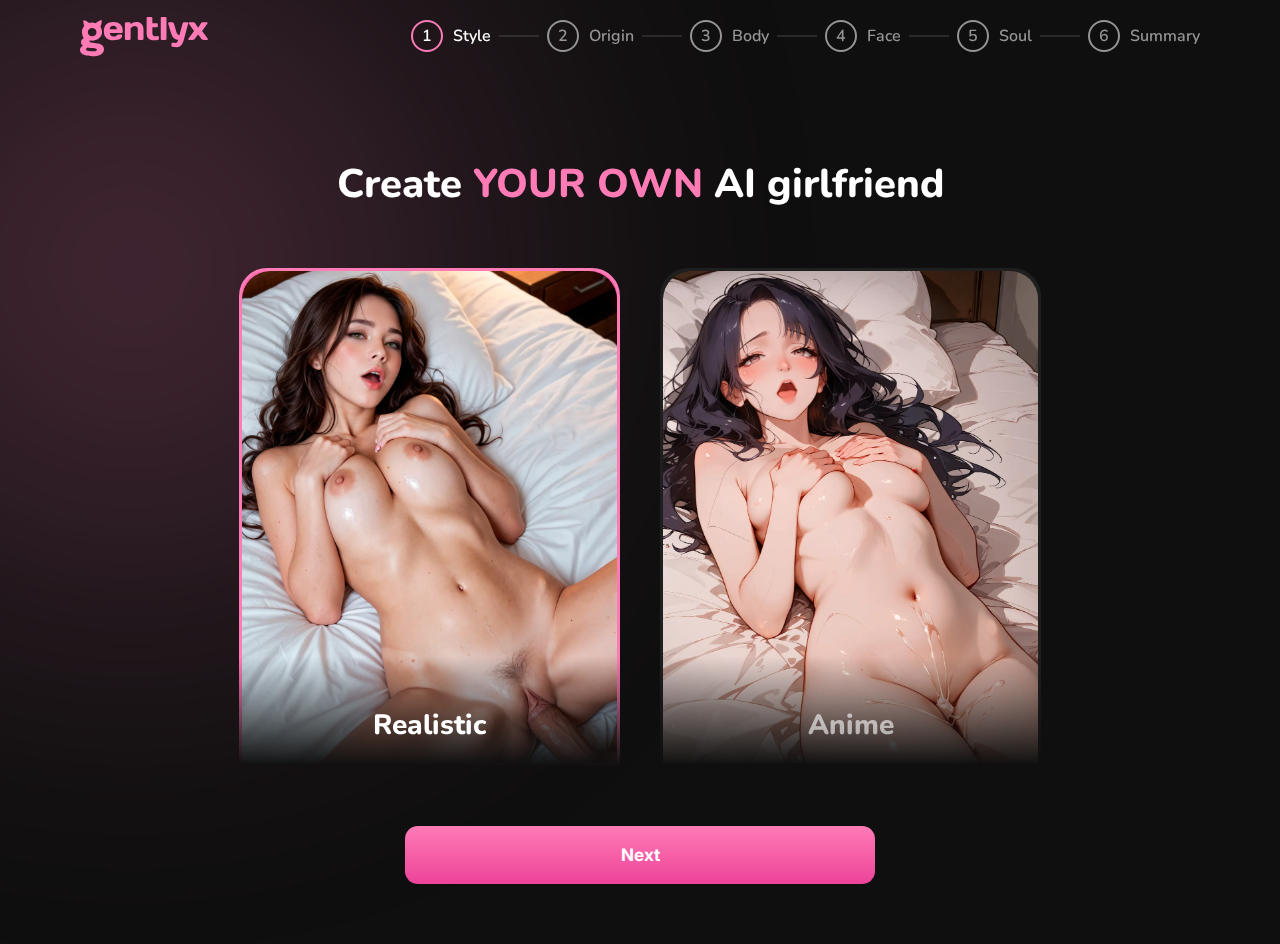
<file: index.html>
<!DOCTYPE html>
<html lang="en">

<head>
  <meta charset="UTF-8">
  <meta http-equiv="X-UA-Compatible" content="IE=edge">
  <meta name="viewport" content="width=device-width, initial-scale=1.0">
  <link rel="preconnect" href="https://fonts.googleapis.com">
  <link rel="preconnect" href="https://fonts.gstatic.com" crossorigin>
  <link rel="preload"
    href="https://fonts.googleapis.com/css2?family=Nunito:wght@400;600;700;800&family=Inter:wght@400;600;700&display=swap"
    as="style" onload="this.onload=null;this.rel='stylesheet'">
  <noscript>
    <link
      href="https://fonts.googleapis.com/css2?family=Nunito:wght@400;600;700;800&family=Inter:wght@400;600;700&display=swap"
      rel="stylesheet">
  </noscript>
  <link rel="preload" href="./css/vsl2-combined.css?v=3" as="style">
  <style>
    :root {
      --color-bg: #141414;
      --color-bg-dark: #0f0f0f;
      --color-panel: #1c1c1c;
      --color-white: #fff;
      --color-text: var(--color-white);
      --color-accent: #fe7bb6;
      --color-page-bg: #050505;
      --gradient-primary: linear-gradient(180deg, rgba(255, 128, 191, 1) 0%, rgba(238, 67, 153, 1) 100%);
      --z-header: 10;
      --transition-fast: .2s ease;
      --radius-md: 16px;
      --font-heading-family: "Nunito", sans-serif;
      --font-heading-size: 32px;
      --font-heading-weight: 800;
      --font-body-family: "Inter", sans-serif;
      --font-size-md: 16px;
      --line-height-md: 22px;
      --weight-regular: 400;
      --weight-semibold: 600
    }

    * {
      box-sizing: border-box;
      margin: 0;
      padding: 0;
      border: none;
      text-decoration: none;
      background: none;
      -webkit-font-smoothing: antialiased
    }

    body {
      background: rgba(0, 0, 0, .9);
      margin: 0;
      padding: 0;
      font-family: var(--font-body-family);
      color: var(--color-text)
    }

    .vsl2-page {
      min-height: 100vh;
      background: var(--color-page-bg);
      padding: 0;
      margin: 0;
      display: flex;
      justify-content: center;
      align-items: flex-start
    }

    .vsl2-container {
      position: relative;
      width: 100%;
      max-width: 1200px;
      min-height: 100vh;
      padding: 40px 20px;
      display: flex;
      flex-direction: column
    }

    .vsl2-header {
      position: relative;
      z-index: var(--z-header);
      margin-bottom: 48px
    }

    .vsl2-title {
      font-family: var(--font-heading-family);
      font-size: var(--font-heading-size);
      font-weight: var(--font-heading-weight);
      color: var(--color-white);
      text-align: center;
      margin-bottom: 32px
    }
  </style>
  <link rel="stylesheet" href="./css/vsl2-combined.css?v=3" media="print" onload="this.media='all'">
  <title>Gentlyx — VSL2 Style Selection</title>
</head>

<body class="vsl2-page">
  <div class="vsl2-container">
    <!-- Background ellipses -->
    <div class="vsl2-ellipse vsl2-ellipse--top-left"></div>

    <!-- Header with progress bar -->
    <header class="vsl2-header">
      <div class="vsl2-logo-wrapper">
        <div class="vsl2-logo" aria-label="Gentlyx"></div>
      </div>
      <div class="vsl2-progress">
        <div class="vsl2-step vsl2-step--active">
          <div class="vsl2-step-circle vsl2-step-circle--active">1</div>
          <span class="vsl2-step-label vsl2-step-label--active">Style</span>
        </div>
        <div class="vsl2-progress-line"></div>
        <div class="vsl2-step">
          <div class="vsl2-step-circle">2</div>
          <span class="vsl2-step-label">Origin</span>
        </div>
        <div class="vsl2-progress-line"></div>
        <div class="vsl2-step">
          <div class="vsl2-step-circle">3</div>
          <span class="vsl2-step-label">Body</span>
        </div>
        <div class="vsl2-progress-line"></div>
        <div class="vsl2-step">
          <div class="vsl2-step-circle">4</div>
          <span class="vsl2-step-label">Face</span>
        </div>
        <div class="vsl2-progress-line"></div>
        <div class="vsl2-step">
          <div class="vsl2-step-circle">5</div>
          <span class="vsl2-step-label">Soul</span>
        </div>
        <div class="vsl2-progress-line"></div>
        <div class="vsl2-step">
          <div class="vsl2-step-circle">6</div>
          <span class="vsl2-step-label">Summary</span>
        </div>
      </div>
    </header>

    <!-- Main content -->
    <main class="vsl2-main vsl2-main--style">
      <h1 class="vsl2-hero-title">Create <span class="vsl2-hero-title-highlight">YOUR OWN</span> AI girlfriend</h1>

      <div class="vsl2-style-grid">
        <!-- Realistic style -->
        <div class="vsl2-style-card vsl2-style-card--selected" data-style="realistic">
          <div class="vsl2-style-card-inner">
            <div class="vsl2-style-image-wrapper">
              <img class="vsl2-style-image" src="./assets/model-realistic.webp?v=2" alt="Realistic" width="381"
                height="499" decoding="async" />
            </div>
            <p class="vsl2-style-label">Realistic</p>
          </div>
          <div class="vsl2-style-gradient"></div>
        </div>

        <!-- Anime style -->
        <div class="vsl2-style-card" data-style="anime">
          <div class="vsl2-style-card-inner">
            <div class="vsl2-style-image-wrapper">
              <img class="vsl2-style-image" src="./assets/model-anime.webp?v=2" alt="Anime" width="381" height="499"
                decoding="async" />
            </div>
            <p class="vsl2-style-label vsl2-style-label--inactive">Anime</p>
          </div>
          <div class="vsl2-style-gradient"></div>
        </div>
      </div>

      <!-- Navigation buttons -->
      <div class="vsl2-navigation vsl2-navigation--style">
        <button class="vsl2-btn vsl2-btn--style vsl2-btn--next" type="button">Next</button>
      </div>
    </main>
  </div>

  <script src="./vsl2.js?v=2"></script>
</body>

</html>
</file>
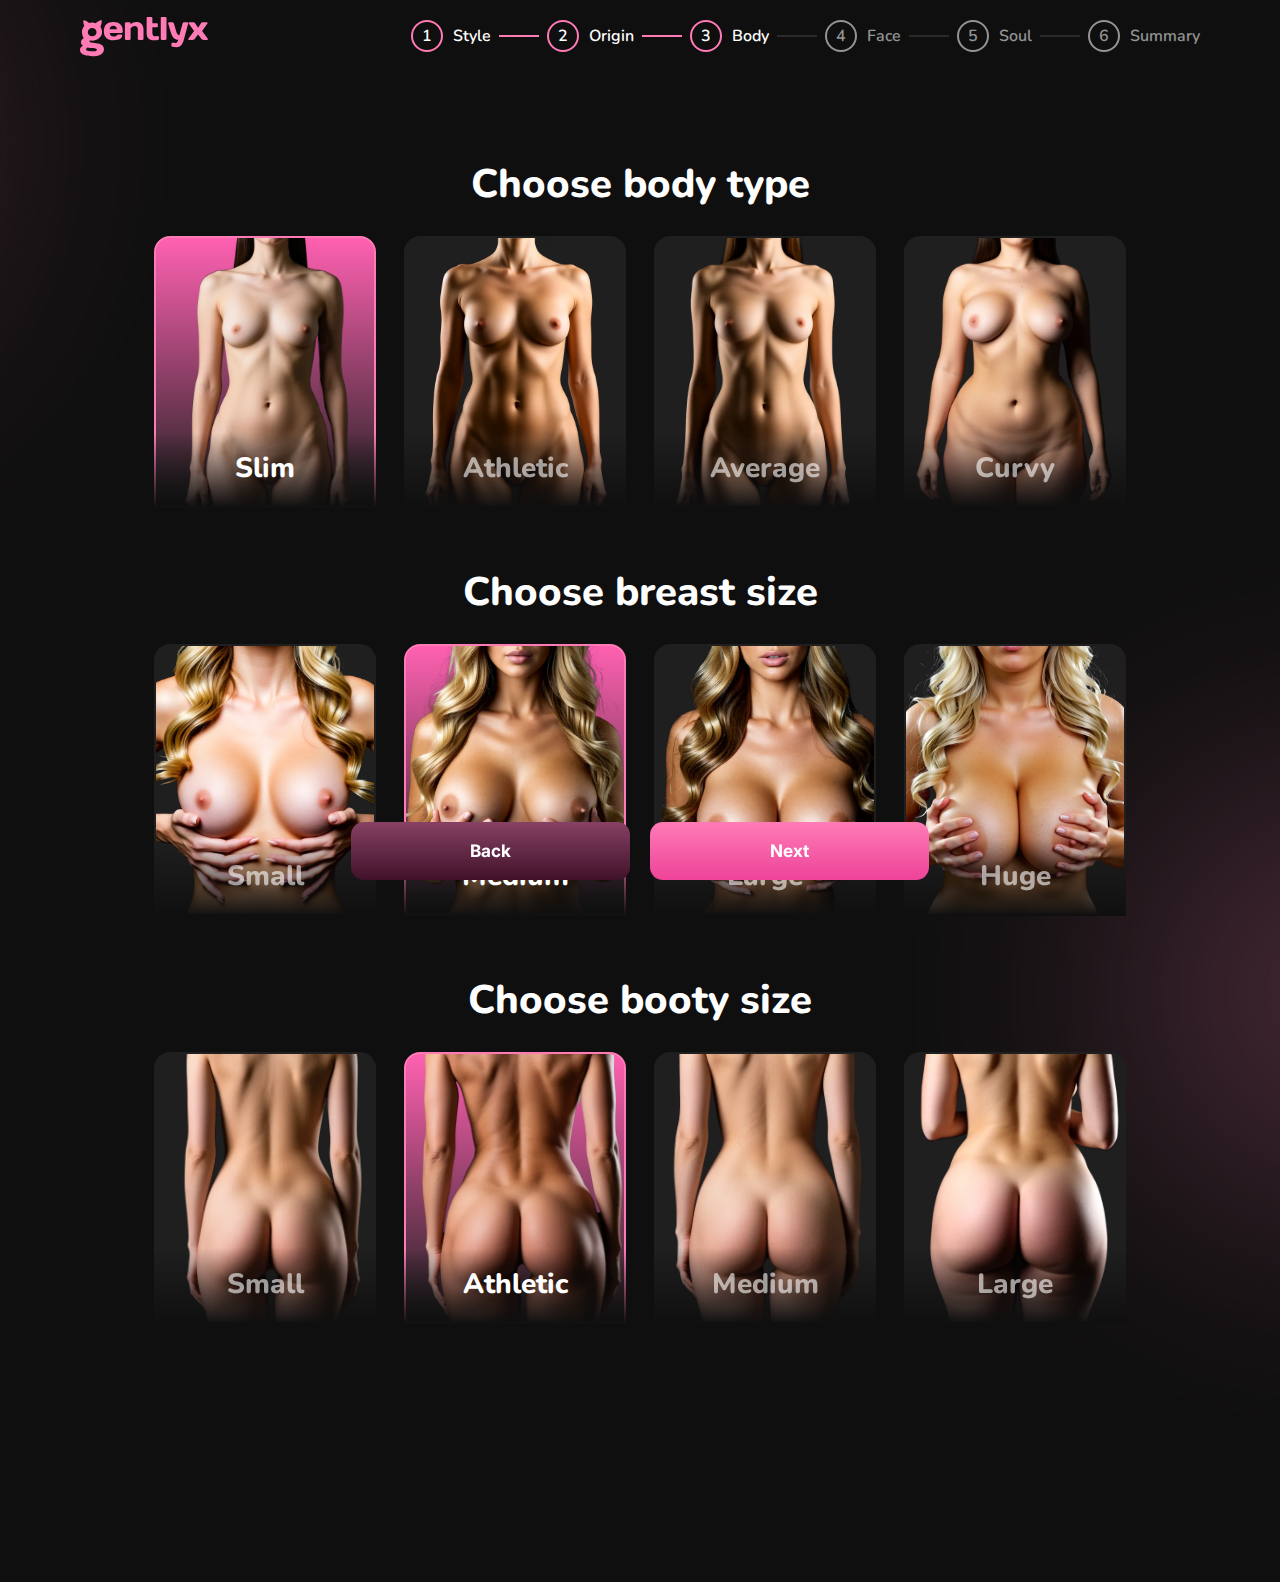
<file: vsl2-body.html>
<!DOCTYPE html>
<html lang="en">

<head>
  <meta charset="UTF-8">
  <meta http-equiv="X-UA-Compatible" content="IE=edge">
  <meta name="viewport" content="width=device-width, initial-scale=1.0">
  <link rel="preconnect" href="https://fonts.googleapis.com">
  <link rel="preconnect" href="https://fonts.gstatic.com" crossorigin>
  <link rel="preload"
    href="https://fonts.googleapis.com/css2?family=Nunito:wght@400;600;700;800&family=Inter:wght@400;600;700&display=swap"
    as="style" onload="this.onload=null;this.rel='stylesheet'">
  <noscript>
    <link
      href="https://fonts.googleapis.com/css2?family=Nunito:wght@400;600;700;800&family=Inter:wght@400;600;700&display=swap"
      rel="stylesheet">
  </noscript>
  <link rel="preload" href="./css/vsl2-combined.css?v=3" as="style">
  <style>
    :root {
      --color-bg: #141414;
      --color-bg-dark: #0f0f0f;
      --color-panel: #1c1c1c;
      --color-white: #fff;
      --color-text: var(--color-white);
      --color-accent: #fe7bb6;
      --color-page-bg: #050505;
      --gradient-primary: linear-gradient(180deg, rgba(255, 128, 191, 1) 0%, rgba(238, 67, 153, 1) 100%);
      --z-header: 10;
      --transition-fast: .2s ease;
      --radius-md: 16px;
      --font-heading-family: "Nunito", sans-serif;
      --font-heading-size: 32px;
      --font-heading-weight: 800;
      --font-body-family: "Inter", sans-serif;
      --font-size-md: 16px;
      --line-height-md: 22px;
      --weight-regular: 400;
      --weight-semibold: 600
    }

    * {
      box-sizing: border-box;
      margin: 0;
      padding: 0;
      border: none;
      text-decoration: none;
      background: none;
      -webkit-font-smoothing: antialiased
    }

    body {
      background: rgba(0, 0, 0, .9);
      margin: 0;
      padding: 0;
      font-family: var(--font-body-family);
      color: var(--color-text)
    }

    .vsl2-page {
      min-height: 100vh;
      background: var(--color-page-bg);
      padding: 0;
      margin: 0;
      display: flex;
      justify-content: center;
      align-items: flex-start
    }

    .vsl2-container {
      position: relative;
      width: 100%;
      max-width: 1200px;
      min-height: 100vh;
      padding: 40px 20px;
      display: flex;
      flex-direction: column
    }

    .vsl2-header {
      position: relative;
      z-index: var(--z-header);
      margin-bottom: 48px
    }

    .vsl2-title {
      font-family: var(--font-heading-family);
      font-size: var(--font-heading-size);
      font-weight: var(--font-heading-weight);
      color: var(--color-white);
      text-align: center;
      margin-bottom: 32px
    }
  </style>
  <link rel="stylesheet" href="./css/vsl2-combined.css?v=3" media="print" onload="this.media='all'">
  <title>Gentlyx — VSL2 Body Selection</title>
</head>

<body class="vsl2-page">
  <div class="vsl2-container">
    <!-- Background ellipses -->
    <div class="vsl2-ellipse vsl2-ellipse--origin-right"></div>
    <div class="vsl2-ellipse vsl2-ellipse--origin-left"></div>

    <!-- Header with progress bar -->
    <header class="vsl2-header">
      <div class="vsl2-logo-wrapper">
        <div class="vsl2-logo" aria-label="Gentlyx"></div>
      </div>
      <div class="vsl2-progress">
        <div class="vsl2-step vsl2-step--completed">
          <div class="vsl2-step-circle vsl2-step-circle--completed">1</div>
          <span class="vsl2-step-label vsl2-step-label--completed">Style</span>
        </div>
        <div class="vsl2-progress-line vsl2-progress-line--completed"></div>
        <div class="vsl2-step vsl2-step--completed">
          <div class="vsl2-step-circle vsl2-step-circle--completed">2</div>
          <span class="vsl2-step-label vsl2-step-label--completed">Origin</span>
        </div>
        <div class="vsl2-progress-line vsl2-progress-line--completed"></div>
        <div class="vsl2-step vsl2-step--active">
          <div class="vsl2-step-circle vsl2-step-circle--active">3</div>
          <span class="vsl2-step-label vsl2-step-label--active">Body</span>
        </div>
        <div class="vsl2-progress-line"></div>
        <div class="vsl2-step">
          <div class="vsl2-step-circle">4</div>
          <span class="vsl2-step-label">Face</span>
        </div>
        <div class="vsl2-progress-line"></div>
        <div class="vsl2-step">
          <div class="vsl2-step-circle">5</div>
          <span class="vsl2-step-label">Soul</span>
        </div>
        <div class="vsl2-progress-line"></div>
        <div class="vsl2-step">
          <div class="vsl2-step-circle">6</div>
          <span class="vsl2-step-label">Summary</span>
        </div>
      </div>
    </header>

    <!-- Main content -->
    <main class="vsl2-main">
      <!-- Choose body type section -->
      <section class="vsl2-section">
        <h2 class="vsl2-title">Choose body type</h2>
        <div class="vsl2-body-grid">
          <!-- Slim -->
          <div class="vsl2-body-card vsl2-body-card--selected" data-body-type="slim">
            <div class="vsl2-body-card-inner">
              <div class="vsl2-body-image-wrapper">
                <img class="vsl2-body-image vsl2-body-image--realistic" src="./assets/body-realistic-slim.webp?v=2"
                  alt="Slim" loading="lazy" decoding="async" width="159" height="159" />
                <img class="vsl2-body-image vsl2-body-image--anime" src="./assets/body-anime-slim.webp?v=2"
                  alt="Slim" loading="lazy" decoding="async" width="159" height="159" style="display: none;" />
              </div>
              <p class="vsl2-body-label">Slim</p>
            </div>
            <div class="vsl2-body-gradient"></div>
          </div>
          <!-- Athletic -->
          <div class="vsl2-body-card" data-body-type="athletic">
            <div class="vsl2-body-card-inner">
              <div class="vsl2-body-image-wrapper">
                <img class="vsl2-body-image vsl2-body-image--realistic" src="./assets/body-realistic-athletic.webp?v=2"
                  alt="Athletic" loading="lazy" decoding="async" width="159" height="159" />
                <img class="vsl2-body-image vsl2-body-image--anime" src="./assets/body-anime-athletic.webp?v=2"
                  alt="Athletic" loading="lazy" decoding="async" width="159" height="159" style="display: none;" />
              </div>
              <p class="vsl2-body-label vsl2-body-label--inactive">Athletic</p>
            </div>
            <div class="vsl2-body-gradient"></div>
          </div>
          <!-- Average -->
          <div class="vsl2-body-card" data-body-type="average">
            <div class="vsl2-body-card-inner">
              <div class="vsl2-body-image-wrapper">
                <img class="vsl2-body-image vsl2-body-image--realistic" src="./assets/body-realistic-average.webp?v=2"
                  alt="Average" loading="lazy" decoding="async" width="159" height="159" />
                <img class="vsl2-body-image vsl2-body-image--anime" src="./assets/body-anime-average.webp?v=2"
                  alt="Average" loading="lazy" decoding="async" width="159" height="159" style="display: none;" />
              </div>
              <p class="vsl2-body-label vsl2-body-label--inactive">Average</p>
            </div>
            <div class="vsl2-body-gradient"></div>
          </div>
          <!-- Curvy -->
          <div class="vsl2-body-card" data-body-type="curvy">
            <div class="vsl2-body-card-inner">
              <div class="vsl2-body-image-wrapper">
                <img class="vsl2-body-image vsl2-body-image--realistic" src="./assets/body-realistic-curvy.webp?v=2"
                  alt="Curvy" loading="lazy" decoding="async" width="159" height="159" />
                <img class="vsl2-body-image vsl2-body-image--anime" src="./assets/body-anime-curvy.webp?v=2"
                  alt="Curvy" loading="lazy" decoding="async" width="159" height="159" style="display: none;" />
              </div>
              <p class="vsl2-body-label vsl2-body-label--inactive">Curvy</p>
            </div>
            <div class="vsl2-body-gradient"></div>
          </div>
        </div>
      </section>

      <!-- Choose breast size section -->
      <section class="vsl2-section">
        <h2 class="vsl2-title">Choose breast size</h2>
        <div class="vsl2-body-grid">
          <!-- Small -->
          <div class="vsl2-body-card" data-breast-size="small">
            <div class="vsl2-body-card-inner">
              <div class="vsl2-body-image-wrapper">
                <img class="vsl2-body-image vsl2-body-image--realistic" src="./assets/breast-realistic-small.webp?v=2"
                  alt="Small" loading="lazy" decoding="async" width="159" height="159" />
                <img class="vsl2-body-image vsl2-body-image--anime" src="./assets/breast-anime-small.webp?v=2"
                  alt="Small" loading="lazy" decoding="async" width="159" height="159" style="display: none;" />
              </div>
              <p class="vsl2-body-label vsl2-body-label--inactive">Small</p>
            </div>
            <div class="vsl2-body-gradient"></div>
          </div>
          <!-- Medium -->
          <div class="vsl2-body-card vsl2-body-card--selected" data-breast-size="medium">
            <div class="vsl2-body-card-inner">
              <div class="vsl2-body-image-wrapper">
                <img class="vsl2-body-image vsl2-body-image--realistic" src="./assets/breast-realistic-medium.webp?v=2"
                  alt="Medium" loading="lazy" decoding="async" width="159" height="159" />
                <img class="vsl2-body-image vsl2-body-image--anime" src="./assets/breast-anime-medium.webp?v=2"
                  alt="Medium" loading="lazy" decoding="async" width="159" height="159" style="display: none;" />
              </div>
              <p class="vsl2-body-label">Medium</p>
            </div>
            <div class="vsl2-body-gradient"></div>
          </div>
          <!-- Large -->
          <div class="vsl2-body-card" data-breast-size="large">
            <div class="vsl2-body-card-inner">
              <div class="vsl2-body-image-wrapper">
                <img class="vsl2-body-image vsl2-body-image--realistic" src="./assets/breast-realistic-large.webp?v=2"
                  alt="Large" loading="lazy" decoding="async" width="159" height="159" />
                <img class="vsl2-body-image vsl2-body-image--anime" src="./assets/breast-anime-large.webp?v=2"
                  alt="Large" loading="lazy" decoding="async" width="159" height="159" style="display: none;" />
              </div>
              <p class="vsl2-body-label vsl2-body-label--inactive">Large</p>
            </div>
            <div class="vsl2-body-gradient"></div>
          </div>
          <!-- Huge -->
          <div class="vsl2-body-card" data-breast-size="huge">
            <div class="vsl2-body-card-inner">
              <div class="vsl2-body-image-wrapper">
                <img class="vsl2-body-image vsl2-body-image--realistic" src="./assets/breast-realistic-huge.webp?v=2"
                  alt="Huge" loading="lazy" decoding="async" width="159" height="159" />
                <img class="vsl2-body-image vsl2-body-image--anime" src="./assets/breast-anime-huge.webp?v=2"
                  alt="Huge" loading="lazy" decoding="async" width="159" height="159" style="display: none;" />
              </div>
              <p class="vsl2-body-label vsl2-body-label--inactive">Huge</p>
            </div>
            <div class="vsl2-body-gradient"></div>
          </div>
        </div>
      </section>

      <!-- Choose booty size section -->
      <section class="vsl2-section">
        <h2 class="vsl2-title">Choose booty size</h2>
        <div class="vsl2-body-grid">
          <!-- Small -->
          <div class="vsl2-body-card" data-booty-size="small">
            <div class="vsl2-body-card-inner">
              <div class="vsl2-body-image-wrapper">
                <img class="vsl2-body-image vsl2-body-image--realistic" src="./assets/booty-realistic-small.webp?v=2"
                  alt="Small" loading="lazy" decoding="async" width="159" height="159" />
                <img class="vsl2-body-image vsl2-body-image--anime" src="./assets/booty-anime-small.webp?v=2"
                  alt="Small" loading="lazy" decoding="async" width="159" height="159" style="display: none;" />
              </div>
              <p class="vsl2-body-label vsl2-body-label--inactive">Small</p>
            </div>
            <div class="vsl2-body-gradient"></div>
          </div>
          <!-- Athletic -->
          <div class="vsl2-body-card vsl2-body-card--selected" data-booty-size="athletic">
            <div class="vsl2-body-card-inner">
              <div class="vsl2-body-image-wrapper">
                <img class="vsl2-body-image vsl2-body-image--realistic" src="./assets/booty-realistic-athletic.webp?v=2"
                  alt="Athletic" loading="lazy" decoding="async" width="159" height="159" />
                <img class="vsl2-body-image vsl2-body-image--anime" src="./assets/booty-anime-athletic.webp?v=2"
                  alt="Athletic" loading="lazy" decoding="async" width="159" height="159" style="display: none;" />
              </div>
              <p class="vsl2-body-label">Athletic</p>
            </div>
            <div class="vsl2-body-gradient"></div>
          </div>
          <!-- Medium -->
          <div class="vsl2-body-card" data-booty-size="medium">
            <div class="vsl2-body-card-inner">
              <div class="vsl2-body-image-wrapper">
                <img class="vsl2-body-image vsl2-body-image--realistic" src="./assets/booty-realistic-medium.webp?v=2"
                  alt="Medium" loading="lazy" decoding="async" width="159" height="159" />
                <img class="vsl2-body-image vsl2-body-image--anime" src="./assets/booty-anime-medium.webp?v=2"
                  alt="Medium" loading="lazy" decoding="async" width="159" height="159" style="display: none;" />
              </div>
              <p class="vsl2-body-label vsl2-body-label--inactive">Medium</p>
            </div>
            <div class="vsl2-body-gradient"></div>
          </div>
          <!-- Large -->
          <div class="vsl2-body-card" data-booty-size="large">
            <div class="vsl2-body-card-inner">
              <div class="vsl2-body-image-wrapper">
                <img class="vsl2-body-image vsl2-body-image--realistic" src="./assets/booty-realistic-large.webp?v=2"
                  alt="Large" loading="lazy" decoding="async" width="159" height="159" />
                <img class="vsl2-body-image vsl2-body-image--anime" src="./assets/booty-anime-large.webp?v=2"
                  alt="Large" loading="lazy" decoding="async" width="159" height="159" style="display: none;" />
              </div>
              <p class="vsl2-body-label vsl2-body-label--inactive">Large</p>
            </div>
            <div class="vsl2-body-gradient"></div>
          </div>
        </div>
      </section>
    </main>

    <!-- Navigation buttons -->
    <div class="vsl2-navigation">
      <button class="vsl2-btn vsl2-btn--back" type="button">Back</button>
      <button class="vsl2-btn vsl2-btn--next" type="button">Next</button>
    </div>
  </div>

  <script src="./vsl2.js?v=2"></script>
</body>

</html>
</file>
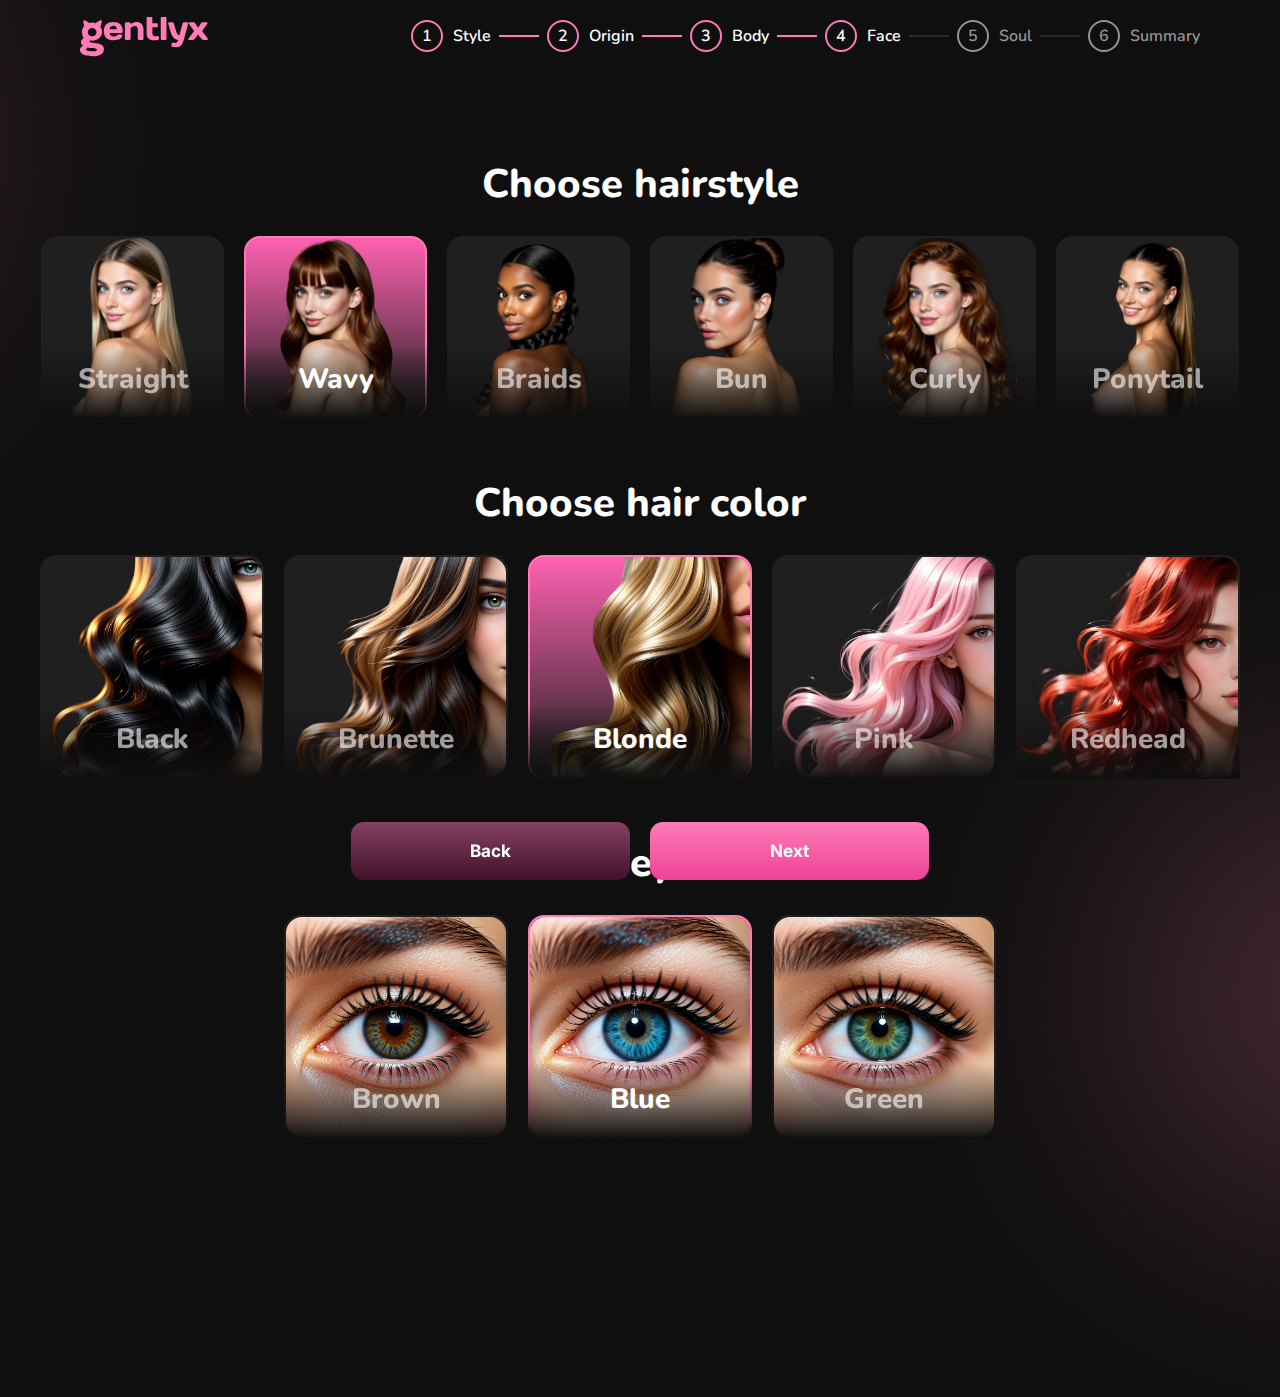
<file: vsl2-face.html>
<!DOCTYPE html>
<html lang="en">

<head>
  <meta charset="UTF-8">
  <meta http-equiv="X-UA-Compatible" content="IE=edge">
  <meta name="viewport" content="width=device-width, initial-scale=1.0">
  <link rel="preconnect" href="https://fonts.googleapis.com">
  <link rel="preconnect" href="https://fonts.gstatic.com" crossorigin>
  <link rel="preload"
    href="https://fonts.googleapis.com/css2?family=Nunito:wght@400;600;700;800&family=Inter:wght@400;600;700&display=swap"
    as="style" onload="this.onload=null;this.rel='stylesheet'">
  <noscript>
    <link
      href="https://fonts.googleapis.com/css2?family=Nunito:wght@400;600;700;800&family=Inter:wght@400;600;700&display=swap"
      rel="stylesheet">
  </noscript>
  <link rel="preload" href="./css/vsl2-combined.css?v=3" as="style">
  <style>
    :root {
      --color-bg: #141414;
      --color-bg-dark: #0f0f0f;
      --color-panel: #1c1c1c;
      --color-white: #fff;
      --color-text: var(--color-white);
      --color-accent: #fe7bb6;
      --color-page-bg: #050505;
      --gradient-primary: linear-gradient(180deg, rgba(255, 128, 191, 1) 0%, rgba(238, 67, 153, 1) 100%);
      --z-header: 10;
      --transition-fast: .2s ease;
      --radius-md: 16px;
      --font-heading-family: "Nunito", sans-serif;
      --font-heading-size: 32px;
      --font-heading-weight: 800;
      --font-body-family: "Inter", sans-serif;
      --font-size-md: 16px;
      --line-height-md: 22px;
      --weight-regular: 400;
      --weight-semibold: 600
    }

    * {
      box-sizing: border-box;
      margin: 0;
      padding: 0;
      border: none;
      text-decoration: none;
      background: none;
      -webkit-font-smoothing: antialiased
    }

    body {
      background: rgba(0, 0, 0, .9);
      margin: 0;
      padding: 0;
      font-family: var(--font-body-family);
      color: var(--color-text)
    }

    .vsl2-page {
      min-height: 100vh;
      background: var(--color-page-bg);
      padding: 0;
      margin: 0;
      display: flex;
      justify-content: center;
      align-items: flex-start
    }

    .vsl2-container {
      position: relative;
      width: 100%;
      max-width: 1200px;
      min-height: 100vh;
      padding: 40px 20px;
      display: flex;
      flex-direction: column
    }

    .vsl2-header {
      position: relative;
      z-index: var(--z-header);
      margin-bottom: 48px
    }

    .vsl2-title {
      font-family: var(--font-heading-family);
      font-size: var(--font-heading-size);
      font-weight: var(--font-heading-weight);
      color: var(--color-white);
      text-align: center;
      margin-bottom: 32px
    }
  </style>
  <link rel="stylesheet" href="./css/vsl2-combined.css?v=3" media="print" onload="this.media='all'">
  <title>Gentlyx — VSL2 Face Selection</title>
</head>

<body class="vsl2-page">
  <div class="vsl2-container">
    <!-- Background ellipses -->
    <div class="vsl2-ellipse vsl2-ellipse--origin-right"></div>
    <div class="vsl2-ellipse vsl2-ellipse--origin-left"></div>

    <!-- Header with progress bar -->
    <header class="vsl2-header">
      <div class="vsl2-logo-wrapper">
        <div class="vsl2-logo" aria-label="Gentlyx"></div>
      </div>
      <div class="vsl2-progress">
        <div class="vsl2-step vsl2-step--completed">
          <div class="vsl2-step-circle vsl2-step-circle--completed">1</div>
          <span class="vsl2-step-label vsl2-step-label--completed">Style</span>
        </div>
        <div class="vsl2-progress-line vsl2-progress-line--completed"></div>
        <div class="vsl2-step vsl2-step--completed">
          <div class="vsl2-step-circle vsl2-step-circle--completed">2</div>
          <span class="vsl2-step-label vsl2-step-label--completed">Origin</span>
        </div>
        <div class="vsl2-progress-line vsl2-progress-line--completed"></div>
        <div class="vsl2-step vsl2-step--completed">
          <div class="vsl2-step-circle vsl2-step-circle--completed">3</div>
          <span class="vsl2-step-label vsl2-step-label--completed">Body</span>
        </div>
        <div class="vsl2-progress-line vsl2-progress-line--completed"></div>
        <div class="vsl2-step vsl2-step--active">
          <div class="vsl2-step-circle vsl2-step-circle--active">4</div>
          <span class="vsl2-step-label vsl2-step-label--active">Face</span>
        </div>
        <div class="vsl2-progress-line"></div>
        <div class="vsl2-step">
          <div class="vsl2-step-circle">5</div>
          <span class="vsl2-step-label">Soul</span>
        </div>
        <div class="vsl2-progress-line"></div>
        <div class="vsl2-step">
          <div class="vsl2-step-circle">6</div>
          <span class="vsl2-step-label">Summary</span>
        </div>
      </div>
    </header>

    <!-- Main content -->
    <main class="vsl2-main">
      <!-- Choose hairstyle section -->
      <section class="vsl2-section">
        <h2 class="vsl2-title">Choose hairstyle</h2>
        <div class="vsl2-face-grid vsl2-face-grid--hairstyle">
          <!-- Straight -->
          <div class="vsl2-face-card" data-hairstyle="straight">
            <div class="vsl2-face-card-inner">
              <div class="vsl2-face-image-wrapper">
                <img class="vsl2-face-image vsl2-face-image--realistic"
                  src="./assets/face-realistic-hairstyle-straight.webp?v=2" alt="Straight" loading="lazy"
                  decoding="async" width="159" height="159" />
                <img class="vsl2-face-image vsl2-face-image--anime"
                  src="./assets/face-anime-hairstyle-straight.webp?v=2" alt="Straight" loading="lazy"
                  decoding="async" width="159" height="159" style="display: none;" />
              </div>
              <p class="vsl2-face-label vsl2-face-label--inactive">Straight</p>
            </div>
            <div class="vsl2-face-gradient"></div>
          </div>
          <!-- Wavy -->
          <div class="vsl2-face-card vsl2-face-card--selected" data-hairstyle="wavy">
            <div class="vsl2-face-card-inner">
              <div class="vsl2-face-image-wrapper">
                <img class="vsl2-face-image vsl2-face-image--realistic"
                  src="./assets/face-realistic-hairstyle-wavy.webp?v=2" alt="Wavy" loading="lazy" decoding="async"
                  width="159" height="159" />
                <img class="vsl2-face-image vsl2-face-image--anime"
                  src="./assets/face-anime-hairstyle-wavy.webp?v=2" alt="Wavy" loading="lazy" decoding="async"
                  width="159" height="159" style="display: none;" />
              </div>
              <p class="vsl2-face-label">Wavy</p>
            </div>
            <div class="vsl2-face-gradient"></div>
          </div>
          <!-- Braids -->
          <div class="vsl2-face-card" data-hairstyle="braids">
            <div class="vsl2-face-card-inner">
              <div class="vsl2-face-image-wrapper">
                <img class="vsl2-face-image vsl2-face-image--realistic"
                  src="./assets/face-realistic-hairstyle-braids.webp?v=2" alt="Braids" loading="lazy" decoding="async"
                  width="159" height="159" />
                <img class="vsl2-face-image vsl2-face-image--anime"
                  src="./assets/face-anime-hairstyle-braids.webp?v=2" alt="Braids" loading="lazy" decoding="async"
                  width="159" height="159" style="display: none;" />
              </div>
              <p class="vsl2-face-label vsl2-face-label--inactive">Braids</p>
            </div>
            <div class="vsl2-face-gradient"></div>
          </div>
          <!-- Bun -->
          <div class="vsl2-face-card" data-hairstyle="bun">
            <div class="vsl2-face-card-inner">
              <div class="vsl2-face-image-wrapper">
                <img class="vsl2-face-image vsl2-face-image--realistic"
                  src="./assets/face-realistic-hairstyle-bun.webp?v=2" alt="Bun" loading="lazy" decoding="async"
                  width="159" height="159" />
                <img class="vsl2-face-image vsl2-face-image--anime"
                  src="./assets/face-anime-hairstyle-bun.webp?v=2" alt="Bun" loading="lazy" decoding="async"
                  width="159" height="159" style="display: none;" />
              </div>
              <p class="vsl2-face-label vsl2-face-label--inactive">Bun</p>
            </div>
            <div class="vsl2-face-gradient"></div>
          </div>
          <!-- Curly -->
          <div class="vsl2-face-card" data-hairstyle="curly">
            <div class="vsl2-face-card-inner">
              <div class="vsl2-face-image-wrapper">
                <img class="vsl2-face-image vsl2-face-image--realistic"
                  src="./assets/face-realistic-hairstyle-curly.webp?v=2" alt="Curly" loading="lazy" decoding="async"
                  width="159" height="159" />
                <img class="vsl2-face-image vsl2-face-image--anime"
                  src="./assets/face-anime-hairstyle-curly.webp?v=2" alt="Curly" loading="lazy" decoding="async"
                  width="159" height="159" style="display: none;" />
              </div>
              <p class="vsl2-face-label vsl2-face-label--inactive">Curly</p>
            </div>
            <div class="vsl2-face-gradient"></div>
          </div>
          <!-- Ponytail -->
          <div class="vsl2-face-card" data-hairstyle="ponytail">
            <div class="vsl2-face-card-inner">
              <div class="vsl2-face-image-wrapper">
                <img class="vsl2-face-image vsl2-face-image--realistic"
                  src="./assets/face-realistic-hairstyle-ponytail.webp?v=2" alt="Ponytail" loading="lazy"
                  decoding="async" width="159" height="159" />
                <img class="vsl2-face-image vsl2-face-image--anime"
                  src="./assets/face-anime-hairstyle-ponytail.webp?v=2" alt="Ponytail" loading="lazy"
                  decoding="async" width="159" height="159" style="display: none;" />
              </div>
              <p class="vsl2-face-label vsl2-face-label--inactive">Ponytail</p>
            </div>
            <div class="vsl2-face-gradient"></div>
          </div>
        </div>
      </section>

      <!-- Choose hair color section -->
      <section class="vsl2-section">
        <h2 class="vsl2-title">Choose hair color</h2>
        <div class="vsl2-face-grid vsl2-face-grid--haircolor">
          <!-- Black -->
          <div class="vsl2-face-card" data-haircolor="black">
            <div class="vsl2-face-card-inner">
              <div class="vsl2-face-image-wrapper">
                <img class="vsl2-face-image vsl2-face-image--realistic"
                  src="./assets/face-realistic-haircolor-black.webp?v=2" alt="Black" loading="lazy" decoding="async"
                  width="101" height="101" />
                <img class="vsl2-face-image vsl2-face-image--anime"
                  src="./assets/face-anime-haircolor-black.webp?v=2" alt="Black" loading="lazy" decoding="async"
                  width="101" height="101" style="display: none;" />
              </div>
              <p class="vsl2-face-label vsl2-face-label--inactive">Black</p>
            </div>
            <div class="vsl2-face-gradient"></div>
          </div>
          <!-- Brunette -->
          <div class="vsl2-face-card" data-haircolor="brunette">
            <div class="vsl2-face-card-inner">
              <div class="vsl2-face-image-wrapper">
                <img class="vsl2-face-image vsl2-face-image--realistic"
                  src="./assets/face-realistic-haircolor-brunette.webp?v=2" alt="Brunette" loading="lazy"
                  decoding="async" width="101" height="101" />
                <img class="vsl2-face-image vsl2-face-image--anime"
                  src="./assets/face-anime-haircolor-brunette.webp?v=2" alt="Brunette" loading="lazy"
                  decoding="async" width="101" height="101" style="display: none;" />
              </div>
              <p class="vsl2-face-label vsl2-face-label--inactive">Brunette</p>
            </div>
            <div class="vsl2-face-gradient"></div>
          </div>
          <!-- Blonde -->
          <div class="vsl2-face-card vsl2-face-card--selected" data-haircolor="blonde">
            <div class="vsl2-face-card-inner">
              <div class="vsl2-face-image-wrapper">
                <img class="vsl2-face-image vsl2-face-image--realistic"
                  src="./assets/face-realistic-haircolor-blonde.webp?v=2" alt="Blonde" loading="lazy" decoding="async"
                  width="101" height="101" />
                <img class="vsl2-face-image vsl2-face-image--anime"
                  src="./assets/face-anime-haircolor-blonde.webp?v=2" alt="Blonde" loading="lazy" decoding="async"
                  width="101" height="101" style="display: none;" />
              </div>
              <p class="vsl2-face-label">Blonde</p>
            </div>
            <div class="vsl2-face-gradient"></div>
          </div>
          <!-- Pink -->
          <div class="vsl2-face-card" data-haircolor="pink">
            <div class="vsl2-face-card-inner">
              <div class="vsl2-face-image-wrapper">
                <img class="vsl2-face-image vsl2-face-image--realistic"
                  src="./assets/face-realistic-haircolor-pink.webp?v=2" alt="Pink" loading="lazy" decoding="async"
                  width="101" height="101" />
                <img class="vsl2-face-image vsl2-face-image--anime"
                  src="./assets/face-anime-haircolor-pink.webp?v=2" alt="Pink" loading="lazy" decoding="async"
                  width="101" height="101" style="display: none;" />
              </div>
              <p class="vsl2-face-label vsl2-face-label--inactive">Pink</p>
            </div>
            <div class="vsl2-face-gradient"></div>
          </div>
          <!-- Redhead -->
          <div class="vsl2-face-card" data-haircolor="redhead">
            <div class="vsl2-face-card-inner">
              <div class="vsl2-face-image-wrapper">
                <img class="vsl2-face-image vsl2-face-image--realistic"
                  src="./assets/face-realistic-haircolor-redhead.webp?v=2" alt="Redhead" loading="lazy" decoding="async"
                  width="101" height="101" />
                <img class="vsl2-face-image vsl2-face-image--anime"
                  src="./assets/face-anime-haircolor-redhead.webp?v=2" alt="Redhead" loading="lazy"
                  decoding="async" width="101" height="101" style="display: none;" />
              </div>
              <p class="vsl2-face-label vsl2-face-label--inactive">Redhead</p>
            </div>
            <div class="vsl2-face-gradient"></div>
          </div>
        </div>
      </section>

      <!-- Choose eye color section -->
      <section class="vsl2-section">
        <h2 class="vsl2-title">Choose eye color</h2>
        <div class="vsl2-face-grid vsl2-face-grid--eyecolor">
          <!-- Brown -->
          <div class="vsl2-face-card" data-eyecolor="brown">
            <div class="vsl2-face-card-inner">
              <div class="vsl2-face-image-wrapper">
                <img class="vsl2-face-image vsl2-face-image--realistic"
                  src="./assets/face-realistic-eyecolor-brown.webp?v=2" alt="Brown" loading="lazy" decoding="async"
                  width="101" height="101" />
                <img class="vsl2-face-image vsl2-face-image--anime"
                  src="./assets/face-anime-eyecolor-brown.webp?v=2" alt="Brown" loading="lazy" decoding="async"
                  width="101" height="101" style="display: none;" />
              </div>
              <p class="vsl2-face-label vsl2-face-label--inactive">Brown</p>
            </div>
            <div class="vsl2-face-gradient"></div>
          </div>
          <!-- Blue -->
          <div class="vsl2-face-card vsl2-face-card--selected" data-eyecolor="blue">
            <div class="vsl2-face-card-inner">
              <div class="vsl2-face-image-wrapper">
                <img class="vsl2-face-image vsl2-face-image--realistic"
                  src="./assets/face-realistic-eyecolor-blue.webp?v=2" alt="Blue" loading="lazy" decoding="async"
                  width="101" height="101" />
                <img class="vsl2-face-image vsl2-face-image--anime"
                  src="./assets/face-anime-eyecolor-blue.webp?v=2" alt="Blue" loading="lazy" decoding="async"
                  width="101" height="101" style="display: none;" />
              </div>
              <p class="vsl2-face-label">Blue</p>
            </div>
            <div class="vsl2-face-gradient"></div>
          </div>
          <!-- Green -->
          <div class="vsl2-face-card" data-eyecolor="green">
            <div class="vsl2-face-card-inner">
              <div class="vsl2-face-image-wrapper">
                <img class="vsl2-face-image vsl2-face-image--realistic"
                  src="./assets/face-realistic-eyecolor-green.webp?v=2" alt="Green" loading="lazy" decoding="async"
                  width="101" height="101" />
                <img class="vsl2-face-image vsl2-face-image--anime"
                  src="./assets/face-anime-eyecolor-green.webp?v=2" alt="Green" loading="lazy" decoding="async"
                  width="101" height="101" style="display: none;" />
              </div>
              <p class="vsl2-face-label vsl2-face-label--inactive">Green</p>
            </div>
            <div class="vsl2-face-gradient"></div>
          </div>
        </div>
      </section>
    </main>

    <!-- Navigation buttons -->
    <div class="vsl2-navigation">
      <button class="vsl2-btn vsl2-btn--back" type="button">Back</button>
      <button class="vsl2-btn vsl2-btn--next" type="button">Next</button>
    </div>
  </div>

  <script src="./vsl2.js?v=2"></script>
</body>

</html>
</file>
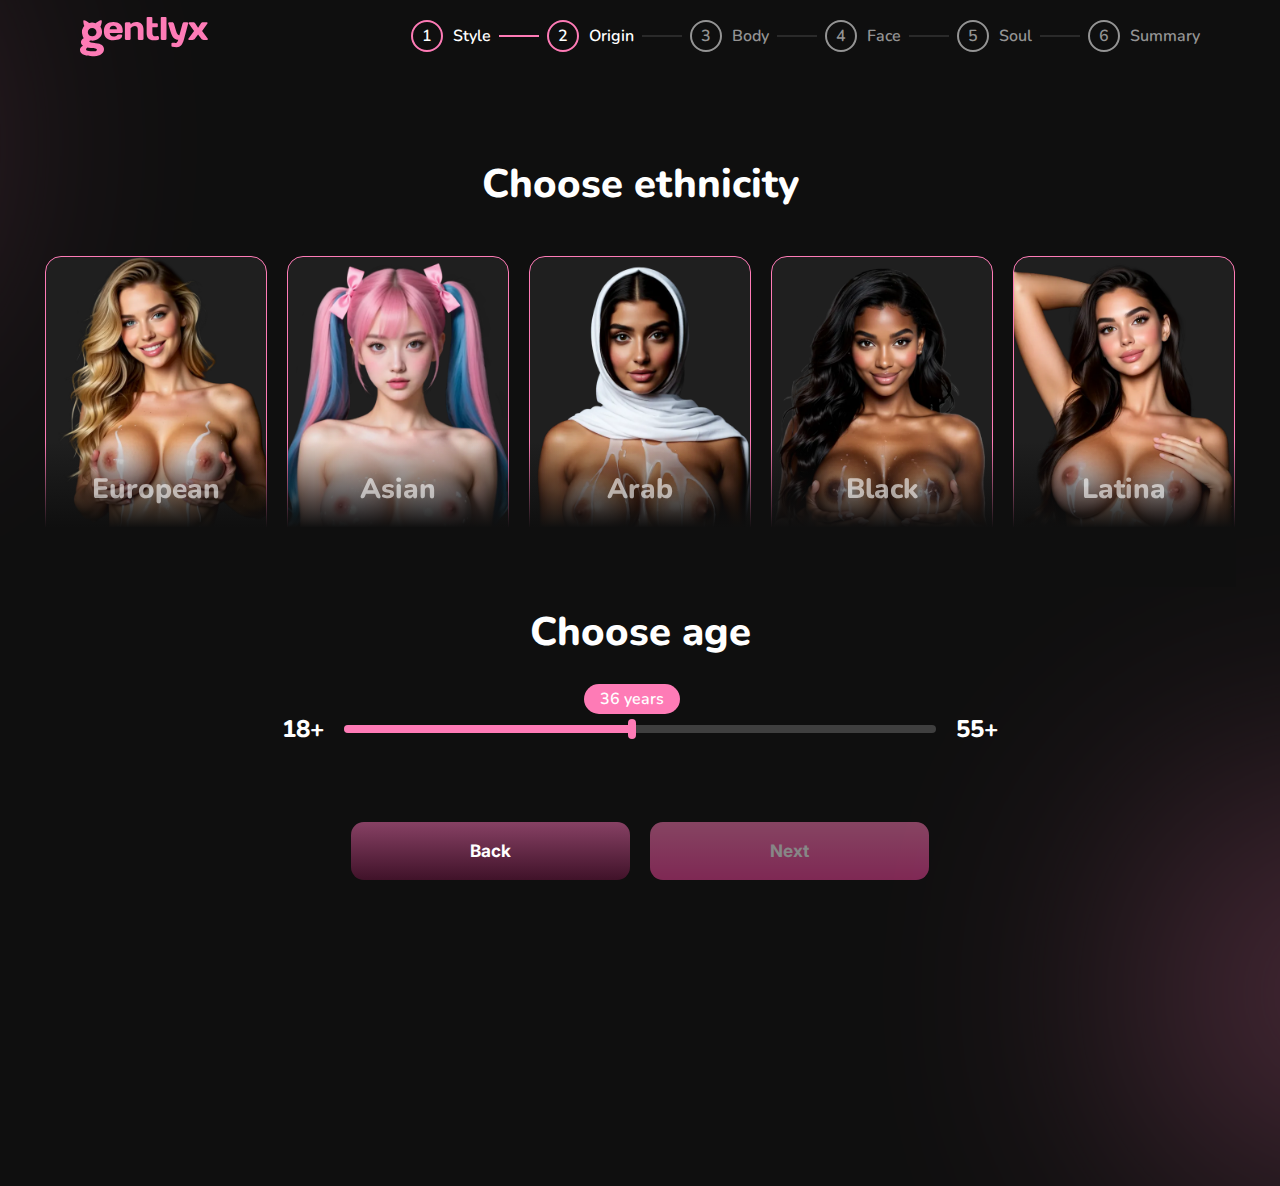
<file: vsl2-origin.html>
<!DOCTYPE html>
<html lang="en">

<head>
  <meta charset="UTF-8">
  <meta http-equiv="X-UA-Compatible" content="IE=edge">
  <meta name="viewport" content="width=device-width, initial-scale=1.0">
  <link rel="preconnect" href="https://fonts.googleapis.com">
  <link rel="preconnect" href="https://fonts.gstatic.com" crossorigin>
  <link rel="preload"
    href="https://fonts.googleapis.com/css2?family=Nunito:wght@400;600;700;800&family=Inter:wght@400;600;700&display=swap"
    as="style" onload="this.onload=null;this.rel='stylesheet'">
  <noscript>
    <link
      href="https://fonts.googleapis.com/css2?family=Nunito:wght@400;600;700;800&family=Inter:wght@400;600;700&display=swap"
      rel="stylesheet">
  </noscript>
  <link rel="preload" href="./css/vsl2-combined.css?v=3" as="style">
  <style>
    :root {
      --color-bg: #141414;
      --color-bg-dark: #0f0f0f;
      --color-panel: #1c1c1c;
      --color-white: #fff;
      --color-text: var(--color-white);
      --color-accent: #fe7bb6;
      --color-page-bg: #050505;
      --gradient-primary: linear-gradient(180deg, rgba(255, 128, 191, 1) 0%, rgba(238, 67, 153, 1) 100%);
      --z-header: 10;
      --transition-fast: .2s ease;
      --radius-md: 16px;
      --font-heading-family: "Nunito", sans-serif;
      --font-heading-size: 32px;
      --font-heading-weight: 800;
      --font-body-family: "Inter", sans-serif;
      --font-size-md: 16px;
      --line-height-md: 22px;
      --weight-regular: 400;
      --weight-semibold: 600
    }

    * {
      box-sizing: border-box;
      margin: 0;
      padding: 0;
      border: none;
      text-decoration: none;
      background: none;
      -webkit-font-smoothing: antialiased
    }

    body {
      background: rgba(0, 0, 0, .9);
      margin: 0;
      padding: 0;
      font-family: var(--font-body-family);
      color: var(--color-text)
    }

    .vsl2-page {
      min-height: 100vh;
      background: var(--color-page-bg);
      padding: 0;
      margin: 0;
      display: flex;
      justify-content: center;
      align-items: flex-start
    }

    .vsl2-container {
      position: relative;
      width: 100%;
      max-width: 1200px;
      min-height: 100vh;
      padding: 40px 20px;
      display: flex;
      flex-direction: column
    }

    .vsl2-header {
      position: relative;
      z-index: var(--z-header);
      margin-bottom: 48px
    }

    .vsl2-title {
      font-family: var(--font-heading-family);
      font-size: var(--font-heading-size);
      font-weight: var(--font-heading-weight);
      color: var(--color-white);
      text-align: center;
      margin-bottom: 32px
    }
  </style>
  <link rel="stylesheet" href="./css/vsl2-combined.css?v=3" media="print" onload="this.media='all'">
  <title>Gentlyx — VSL3 Origin</title>
</head>

<body class="vsl2-page">
  <div class="vsl2-container">
    <!-- Background ellipses -->
    <div class="vsl2-ellipse vsl2-ellipse--origin-right"></div>
    <div class="vsl2-ellipse vsl2-ellipse--origin-left"></div>

    <!-- Header with progress bar -->
    <header class="vsl2-header">
      <div class="vsl2-logo-wrapper">
        <div class="vsl2-logo" aria-label="Gentlyx"></div>
      </div>
      <div class="vsl2-progress">
        <div class="vsl2-step vsl2-step--completed">
          <div class="vsl2-step-circle vsl2-step-circle--completed">1</div>
          <span class="vsl2-step-label vsl2-step-label--completed">Style</span>
        </div>
        <div class="vsl2-progress-line vsl2-progress-line--completed"></div>
        <div class="vsl2-step vsl2-step--active">
          <div class="vsl2-step-circle vsl2-step-circle--active">2</div>
          <span class="vsl2-step-label vsl2-step-label--active">Origin</span>
        </div>
        <div class="vsl2-progress-line"></div>
        <div class="vsl2-step">
          <div class="vsl2-step-circle">3</div>
          <span class="vsl2-step-label">Body</span>
        </div>
        <div class="vsl2-progress-line"></div>
        <div class="vsl2-step">
          <div class="vsl2-step-circle">4</div>
          <span class="vsl2-step-label">Face</span>
        </div>
        <div class="vsl2-progress-line"></div>
        <div class="vsl2-step">
          <div class="vsl2-step-circle">5</div>
          <span class="vsl2-step-label">Soul</span>
        </div>
        <div class="vsl2-progress-line"></div>
        <div class="vsl2-step">
          <div class="vsl2-step-circle">6</div>
          <span class="vsl2-step-label">Summary</span>
        </div>
      </div>
    </header>

    <!-- Main content -->
    <main class="vsl2-main">
      <!-- Choose ethnicity section -->
      <section class="vsl2-section">
        <h2 class="vsl2-title vsl2-title--ethnicity">Choose ethnicity</h2>
        <div class="vsl2-ethnicity-grid">
          <!-- European -->
          <div class="vsl2-ethnicity-card vsl2-ethnicity-card--selected" data-ethnicity="european">
            <div class="vsl2-ethnicity-card-inner">
              <div class="vsl2-ethnicity-image-wrapper">
                <img class="vsl2-ethnicity-image vsl2-ethnicity-image--realistic" src="./assets/model-european.webp?v=2"
                  alt="European" loading="lazy" decoding="async" width="222" height="272" />
                <img class="vsl2-ethnicity-image vsl2-ethnicity-image--anime"
                  src="./assets/model-anime-european.webp?v=2" alt="European" loading="lazy" decoding="async"
                  width="222" height="272" style="display: none;" />
              </div>
              <p class="vsl2-ethnicity-label">European</p>
            </div>
            <div class="vsl2-ethnicity-gradient"></div>
          </div>
          <!-- Asian -->
          <div class="vsl2-ethnicity-card" data-ethnicity="asian">
            <div class="vsl2-ethnicity-card-inner">
              <div class="vsl2-ethnicity-image-wrapper">
                <img class="vsl2-ethnicity-image vsl2-ethnicity-image--realistic" src="./assets/model-asian.webp?v=2"
                  alt="Asian" loading="lazy" decoding="async" width="222" height="272" />
                <img class="vsl2-ethnicity-image vsl2-ethnicity-image--anime"
                  src="./assets/model-anime-asian.webp?v=2" alt="Asian" loading="lazy" decoding="async" width="222"
                  height="272" style="display: none;" />
              </div>
              <p class="vsl2-ethnicity-label vsl2-ethnicity-label--inactive">Asian</p>
            </div>
            <div class="vsl2-ethnicity-gradient"></div>
          </div>
          <!-- Arab -->
          <div class="vsl2-ethnicity-card" data-ethnicity="arab">
            <div class="vsl2-ethnicity-card-inner">
              <div class="vsl2-ethnicity-image-wrapper">
                <img class="vsl2-ethnicity-image vsl2-ethnicity-image--realistic" src="./assets/model-arab.webp?v=2"
                  alt="Arab" loading="lazy" decoding="async" width="222" height="272" />
                <img class="vsl2-ethnicity-image vsl2-ethnicity-image--anime"
                  src="./assets/model-anime-arab.webp?v=2" alt="Arab" loading="lazy" decoding="async" width="222"
                  height="272" style="display: none;" />
              </div>
              <p class="vsl2-ethnicity-label vsl2-ethnicity-label--inactive">Arab</p>
            </div>
            <div class="vsl2-ethnicity-gradient"></div>
          </div>
          <!-- Black -->
          <div class="vsl2-ethnicity-card" data-ethnicity="black">
            <div class="vsl2-ethnicity-card-inner">
              <div class="vsl2-ethnicity-image-wrapper">
                <img class="vsl2-ethnicity-image vsl2-ethnicity-image--realistic" src="./assets/model-black.webp?v=2"
                  alt="Black" loading="lazy" decoding="async" width="222" height="272" />
                <img class="vsl2-ethnicity-image vsl2-ethnicity-image--anime"
                  src="./assets/model-anime-black.webp?v=2" alt="Black" loading="lazy" decoding="async" width="222"
                  height="272" style="display: none;" />
              </div>
              <p class="vsl2-ethnicity-label vsl2-ethnicity-label--inactive">Black</p>
            </div>
            <div class="vsl2-ethnicity-gradient"></div>
          </div>
          <!-- Latina -->
          <div class="vsl2-ethnicity-card" data-ethnicity="latina">
            <div class="vsl2-ethnicity-card-inner">
              <div class="vsl2-ethnicity-image-wrapper">
                <img class="vsl2-ethnicity-image vsl2-ethnicity-image--realistic" src="./assets/model-latina.webp?v=2"
                  alt="Latina" loading="lazy" decoding="async" width="222" height="272" />
                <img class="vsl2-ethnicity-image vsl2-ethnicity-image--anime"
                  src="./assets/model-anime-latina.webp?v=2" alt="Latina" loading="lazy" decoding="async"
                  width="222" height="272" style="display: none;" />
              </div>
              <p class="vsl2-ethnicity-label vsl2-ethnicity-label--inactive">Latina</p>
            </div>
            <div class="vsl2-ethnicity-gradient"></div>
          </div>
        </div>
      </section>

      <!-- Choose age section -->
      <section class="vsl2-section vsl2-section--age">
        <h2 class="vsl2-title">Choose age</h2>
        <div class="vsl2-age-wrapper">
          <div class="vsl2-age-slider-container">
            <div class="vsl2-age-labels">
              <span class="vsl2-age-label">18+</span>
              <div class="vsl2-age-slider">
                <div class="vsl2-age-slider-track">
                  <div class="vsl2-age-slider-fill"></div>
                  <div class="vsl2-age-slider-thumb">
                    <div class="vsl2-age-badge">
                      <span class="vsl2-age-value">36 years</span>
                    </div>
                    <div class="vsl2-age-slider-thumb-handle"></div>
                  </div>
                </div>
              </div>
              <span class="vsl2-age-label">55+</span>
            </div>
          </div>
        </div>
      </section>
    </main>

    <!-- Navigation buttons -->
    <div class="vsl2-navigation">
      <button class="vsl2-btn vsl2-btn--back" type="button">Back</button>
      <button class="vsl2-btn vsl2-btn--next" type="button">Next</button>
    </div>
  </div>

  <script src="./vsl2.js?v=2"></script>
</body>

</html>
</file>
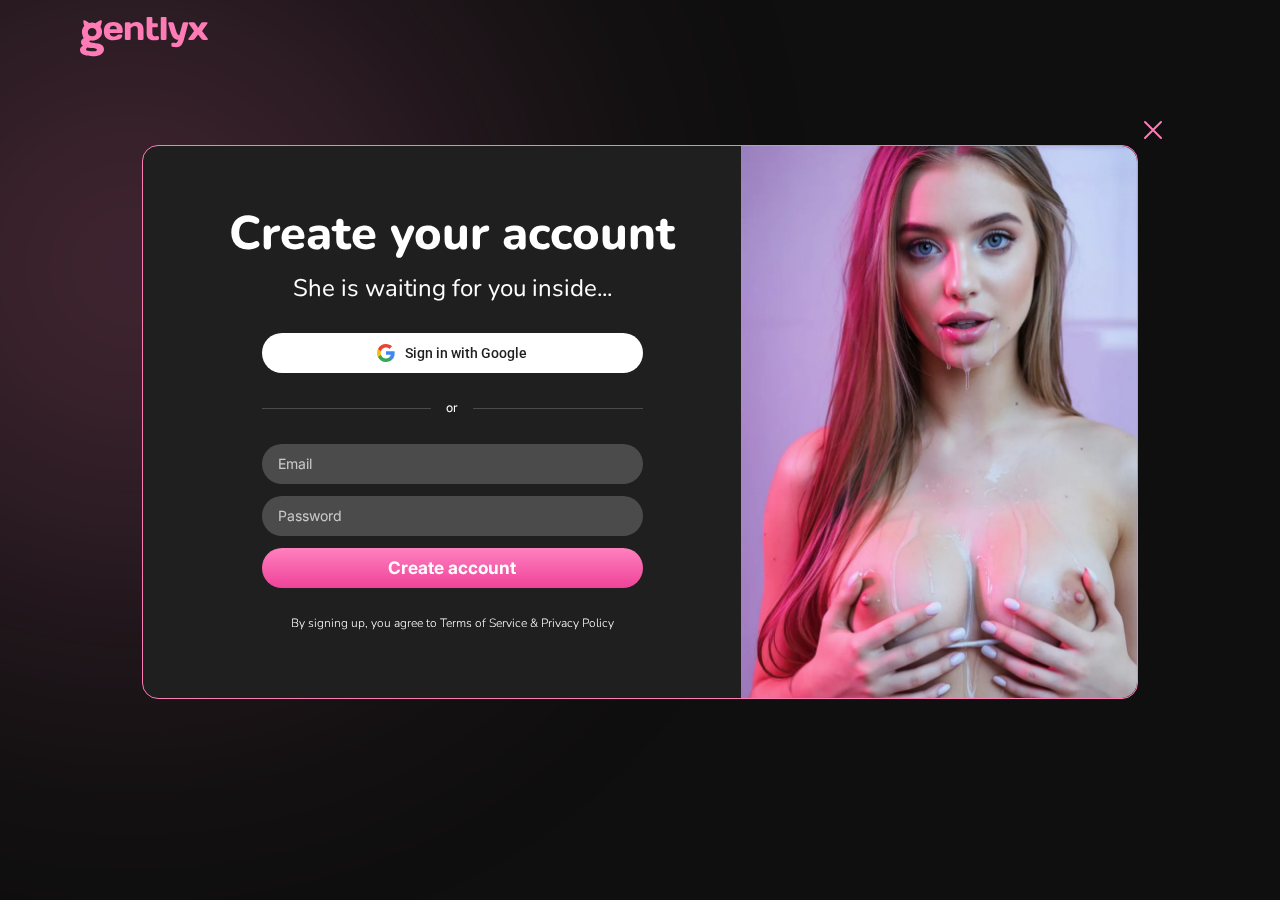
<file: vsl2-register.html>
<!DOCTYPE html>
<html lang="en">
<head>
  <meta charset="UTF-8">
  <meta http-equiv="X-UA-Compatible" content="IE=edge">
  <meta name="viewport" content="width=device-width, initial-scale=1.0">
  <link rel="preconnect" href="https://fonts.googleapis.com">
  <link rel="preconnect" href="https://fonts.gstatic.com" crossorigin>
  <link href="https://fonts.googleapis.com/css2?family=Nunito:wght@300;400;600;700;800&family=Inter:wght@400;600;700&family=Roboto:wght@400;500&display=swap" rel="stylesheet">
  <link rel="stylesheet" href="./css/vars.css?v=2">
  <link rel="stylesheet" href="./css/reset.css?v=2">
  <link rel="stylesheet" href="./css/vsl2.css?v=2">
  <title>Gentlyx — Create Account</title>
</head>
<body class="vsl2-page">
  <div class="vsl2-container">
    <!-- Background ellipses -->
    <div class="vsl2-ellipse vsl2-ellipse--top-left"></div>

    <!-- Header with logo -->
    <header class="vsl2-header vsl2-header--form">
      <div class="vsl2-logo-wrapper">
        <div class="vsl2-logo" aria-label="Gentlyx"></div>
      </div>
    </header>

    <!-- Registration form -->
    <main class="vsl2-main vsl2-main--form">
      <div class="vsl2-form-container">
        <!-- Close button -->
        <button class="vsl2-form-close" type="button" aria-label="Close">
          <img class="vsl2-form-close-icon" src="./assets/form-close-icon.svg" alt="Close" />
        </button>
        <div class="vsl2-form-container-inner">
          <div class="vsl2-form-content">
          <div class="vsl2-form-header">
            <h1 class="vsl2-form-title">Create your account</h1>
            <p class="vsl2-form-subtitle">She is waiting for you inside...</p>
          </div>

          <div class="vsl2-form-body">
            <!-- Google Sign In Button -->
            <button class="vsl2-form-google-btn" type="button">
              <img class="vsl2-form-google-icon" src="./assets/google-logo.svg" alt="Google" />
              <span class="vsl2-form-google-text">Sign in with Google</span>
            </button>

            <!-- Divider -->
            <div class="vsl2-form-divider">
              <div class="vsl2-form-divider-line"></div>
              <span class="vsl2-form-divider-text">or</span>
              <div class="vsl2-form-divider-line"></div>
            </div>

            <!-- Form inputs -->
            <form class="vsl2-form-form" id="register-form">
              <div class="vsl2-form-input-wrapper">
                <input 
                  class="vsl2-form-input" 
                  type="email" 
                  id="register-email" 
                  name="email" 
                  placeholder="Email" 
                  required 
                />
              </div>
              <div class="vsl2-form-input-wrapper">
                <input 
                  class="vsl2-form-input" 
                  type="password" 
                  id="register-password" 
                  name="password" 
                  placeholder="Password" 
                  required 
                />
              </div>
              <button class="vsl2-form-submit-btn" type="submit">
                Create account
              </button>
            </form>

            <p class="vsl2-form-terms">
              By signing up, you agree to Terms of Service & Privacy Policy
            </p>
          </div>
        </div>

          <!-- Form image -->
          <div class="vsl2-form-image-wrapper">
            <img class="vsl2-form-image" src="./assets/form-image.webp?v=2" alt="Model" />
          </div>
        </div>
      </div>
    </main>
  </div>

  <script src="./vsl2.js?v=2"></script>
</body>
</html>
</file>
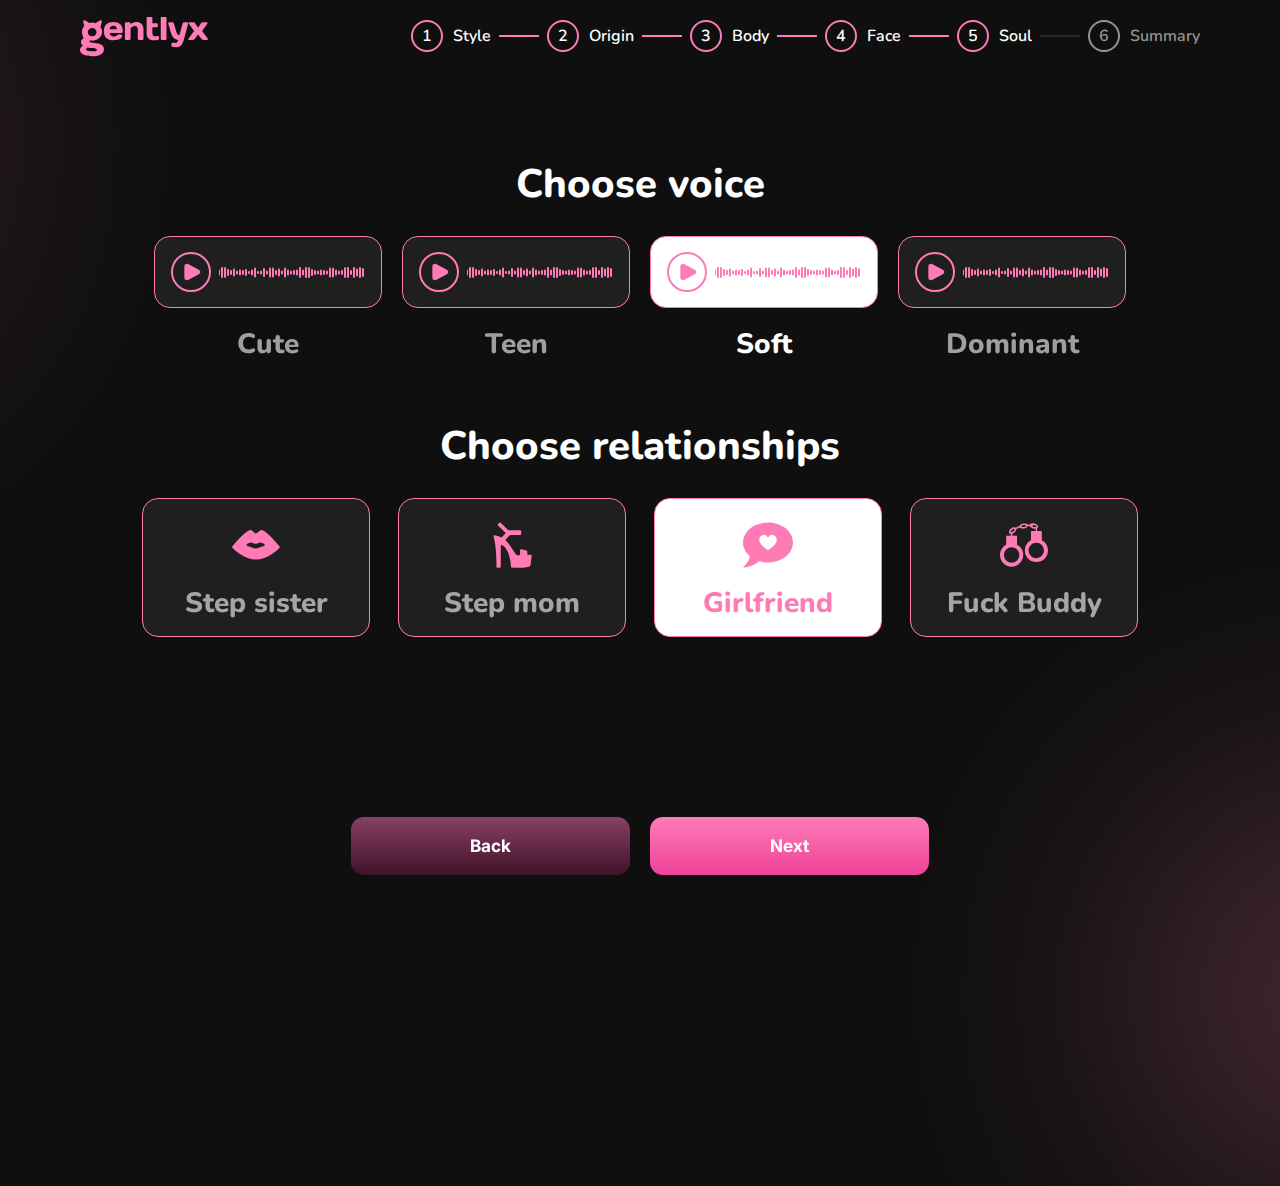
<file: vsl2-soul.html>
<!DOCTYPE html>
<html lang="en">

<head>
  <meta charset="UTF-8">
  <meta http-equiv="X-UA-Compatible" content="IE=edge">
  <meta name="viewport" content="width=device-width, initial-scale=1.0">
  <link rel="preconnect" href="https://fonts.googleapis.com">
  <link rel="preconnect" href="https://fonts.gstatic.com" crossorigin>
  <link rel="preload"
    href="https://fonts.googleapis.com/css2?family=Nunito:wght@400;600;700;800&family=Inter:wght@400;600;700&display=swap"
    as="style" onload="this.onload=null;this.rel='stylesheet'">
  <noscript>
    <link
      href="https://fonts.googleapis.com/css2?family=Nunito:wght@400;600;700;800&family=Inter:wght@400;600;700&display=swap"
      rel="stylesheet">
  </noscript>
  <link rel="preload" href="./css/vsl2-combined.css?v=3" as="style">
  <style>
    :root {
      --color-bg: #141414;
      --color-bg-dark: #0f0f0f;
      --color-panel: #1c1c1c;
      --color-white: #fff;
      --color-text: var(--color-white);
      --color-accent: #fe7bb6;
      --color-page-bg: #050505;
      --gradient-primary: linear-gradient(180deg, rgba(255, 128, 191, 1) 0%, rgba(238, 67, 153, 1) 100%);
      --z-header: 10;
      --transition-fast: .2s ease;
      --radius-md: 16px;
      --font-heading-family: "Nunito", sans-serif;
      --font-heading-size: 32px;
      --font-heading-weight: 800;
      --font-body-family: "Inter", sans-serif;
      --font-size-md: 16px;
      --line-height-md: 22px;
      --weight-regular: 400;
      --weight-semibold: 600
    }

    * {
      box-sizing: border-box;
      margin: 0;
      padding: 0;
      border: none;
      text-decoration: none;
      background: none;
      -webkit-font-smoothing: antialiased
    }

    body {
      background: rgba(0, 0, 0, .9);
      margin: 0;
      padding: 0;
      font-family: var(--font-body-family);
      color: var(--color-text)
    }

    .vsl2-page {
      min-height: 100vh;
      background: var(--color-page-bg);
      padding: 0;
      margin: 0;
      display: flex;
      justify-content: center;
      align-items: flex-start
    }

    .vsl2-container {
      position: relative;
      width: 100%;
      max-width: 1200px;
      min-height: 100vh;
      padding: 40px 20px;
      display: flex;
      flex-direction: column
    }

    .vsl2-header {
      position: relative;
      z-index: var(--z-header);
      margin-bottom: 48px
    }

    .vsl2-title {
      font-family: var(--font-heading-family);
      font-size: var(--font-heading-size);
      font-weight: var(--font-heading-weight);
      color: var(--color-white);
      text-align: center;
      margin-bottom: 32px
    }
  </style>
  <link rel="stylesheet" href="./css/vsl2-combined.css?v=3" media="print" onload="this.media='all'">
  <title>Gentlyx — VSL2 Soul Selection</title>
</head>

<body class="vsl2-page">
  <div class="vsl2-container">
    <!-- Background ellipses -->
    <div class="vsl2-ellipse vsl2-ellipse--origin-right"></div>
    <div class="vsl2-ellipse vsl2-ellipse--origin-left"></div>

    <!-- Header with progress bar -->
    <header class="vsl2-header">
      <div class="vsl2-logo-wrapper">
        <div class="vsl2-logo" aria-label="Gentlyx"></div>
      </div>
      <div class="vsl2-progress">
        <div class="vsl2-step vsl2-step--completed">
          <div class="vsl2-step-circle vsl2-step-circle--completed">1</div>
          <span class="vsl2-step-label vsl2-step-label--completed">Style</span>
        </div>
        <div class="vsl2-progress-line vsl2-progress-line--completed"></div>
        <div class="vsl2-step vsl2-step--completed">
          <div class="vsl2-step-circle vsl2-step-circle--completed">2</div>
          <span class="vsl2-step-label vsl2-step-label--completed">Origin</span>
        </div>
        <div class="vsl2-progress-line vsl2-progress-line--completed"></div>
        <div class="vsl2-step vsl2-step--completed">
          <div class="vsl2-step-circle vsl2-step-circle--completed">3</div>
          <span class="vsl2-step-label vsl2-step-label--completed">Body</span>
        </div>
        <div class="vsl2-progress-line vsl2-progress-line--completed"></div>
        <div class="vsl2-step vsl2-step--completed">
          <div class="vsl2-step-circle vsl2-step-circle--completed">4</div>
          <span class="vsl2-step-label vsl2-step-label--completed">Face</span>
        </div>
        <div class="vsl2-progress-line vsl2-progress-line--completed"></div>
        <div class="vsl2-step vsl2-step--active">
          <div class="vsl2-step-circle vsl2-step-circle--active">5</div>
          <span class="vsl2-step-label vsl2-step-label--active">Soul</span>
        </div>
        <div class="vsl2-progress-line"></div>
        <div class="vsl2-step">
          <div class="vsl2-step-circle">6</div>
          <span class="vsl2-step-label">Summary</span>
        </div>
      </div>
    </header>

    <!-- Main content -->
    <main class="vsl2-main">
      <!-- Choose voice section -->
      <section class="vsl2-section">
        <h2 class="vsl2-title">Choose voice</h2>
        <div class="vsl2-soul-grid vsl2-soul-grid--voice">
          <!-- Cute -->
          <div class="vsl2-soul-voice-wrapper">
            <div class="vsl2-soul-card vsl2-soul-card--voice" data-voice="cute">
              <div class="vsl2-soul-player">
                <button class="vsl2-soul-play-btn" type="button">
                  <img class="vsl2-soul-play-icon" src="./assets/soul-play-icon.svg" alt="Play" width="24"
                    height="24" />
                </button>
                <div class="vsl2-soul-waveform">
                  <img class="vsl2-soul-waveform-image" src="./assets/soul-sound-frame.svg" alt="Waveform"
                    loading="lazy" decoding="async" />
                </div>
              </div>
            </div>
            <p class="vsl2-soul-label vsl2-soul-label--outside">Cute</p>
          </div>
          <!-- Teen -->
          <div class="vsl2-soul-voice-wrapper">
            <div class="vsl2-soul-card vsl2-soul-card--voice vsl2-soul-card--selected" data-voice="teen">
              <div class="vsl2-soul-player">
                <button class="vsl2-soul-play-btn" type="button">
                  <img class="vsl2-soul-play-icon" src="./assets/soul-play-icon.svg" alt="Play" width="24"
                    height="24" />
                </button>
                <div class="vsl2-soul-waveform">
                  <img class="vsl2-soul-waveform-image" src="./assets/soul-sound-frame.svg" alt="Waveform"
                    loading="lazy" decoding="async" />
                </div>
              </div>
            </div>
            <p class="vsl2-soul-label vsl2-soul-label--outside">Teen</p>
          </div>
          <!-- Soft -->
          <div class="vsl2-soul-voice-wrapper">
            <div class="vsl2-soul-card vsl2-soul-card--voice" data-voice="soft">
              <div class="vsl2-soul-player">
                <button class="vsl2-soul-play-btn" type="button">
                  <img class="vsl2-soul-play-icon" src="./assets/soul-play-icon.svg" alt="Play" width="24"
                    height="24" />
                </button>
                <div class="vsl2-soul-waveform">
                  <img class="vsl2-soul-waveform-image" src="./assets/soul-sound-frame.svg" alt="Waveform"
                    loading="lazy" decoding="async" />
                </div>
              </div>
            </div>
            <p class="vsl2-soul-label vsl2-soul-label--outside">Soft</p>
          </div>
          <!-- Dominant -->
          <div class="vsl2-soul-voice-wrapper">
            <div class="vsl2-soul-card vsl2-soul-card--voice" data-voice="dominant">
              <div class="vsl2-soul-player">
                <button class="vsl2-soul-play-btn" type="button">
                  <img class="vsl2-soul-play-icon" src="./assets/soul-play-icon.svg" alt="Play" width="24"
                    height="24" />
                </button>
                <div class="vsl2-soul-waveform">
                  <img class="vsl2-soul-waveform-image" src="./assets/soul-sound-frame.svg" alt="Waveform"
                    loading="lazy" decoding="async" />
                </div>
              </div>
            </div>
            <p class="vsl2-soul-label vsl2-soul-label--outside">Dominant</p>
          </div>
        </div>
      </section>

      <!-- Choose relationships section -->
      <section class="vsl2-section">
        <h2 class="vsl2-title">Choose relationships</h2>
        <div class="vsl2-soul-grid vsl2-soul-grid--relationships">
          <!-- Step sister -->
          <div class="vsl2-soul-card vsl2-soul-card--relationship" data-relationship="step-sister">
            <div class="vsl2-soul-icon-wrapper">
              <img class="vsl2-soul-icon" src="./assets/relationship-step-sister.svg" alt="Step sister" width="48"
                height="48" loading="lazy" decoding="async" />
            </div>
            <p class="vsl2-soul-label vsl2-soul-label--inactive">Step sister</p>
          </div>
          <!-- Step mom -->
          <div class="vsl2-soul-card vsl2-soul-card--relationship" data-relationship="step-mom">
            <div class="vsl2-soul-icon-wrapper">
              <img class="vsl2-soul-icon" src="./assets/relationship-step-mom.svg" alt="Step mom" width="48" height="48"
                loading="lazy" decoding="async" />
            </div>
            <p class="vsl2-soul-label vsl2-soul-label--inactive">Step mom</p>
          </div>
          <!-- Girlfriend -->
          <div class="vsl2-soul-card vsl2-soul-card--relationship vsl2-soul-card--selected"
            data-relationship="girlfriend">
            <div class="vsl2-soul-icon-wrapper">
              <img class="vsl2-soul-icon" src="./assets/relationship-girlfriend.svg" alt="Girlfriend" width="48"
                height="48" loading="lazy" decoding="async" />
            </div>
            <p class="vsl2-soul-label">Girlfriend</p>
          </div>
          <!-- Fuck Buddy -->
          <div class="vsl2-soul-card vsl2-soul-card--relationship" data-relationship="fuck-buddy">
            <div class="vsl2-soul-icon-wrapper">
              <img class="vsl2-soul-icon" src="./assets/relationship-fuck-buddy.svg" alt="Fuck Buddy" width="48"
                height="48" loading="lazy" decoding="async" />
            </div>
            <p class="vsl2-soul-label vsl2-soul-label--inactive">Fuck Buddy</p>
          </div>
        </div>
      </section>
    </main>

    <!-- Navigation buttons -->
    <div class="vsl2-navigation">
      <button class="vsl2-btn vsl2-btn--back" type="button">Back</button>
      <button class="vsl2-btn vsl2-btn--next" type="button">Next</button>
    </div>
  </div>

  <script src="./vsl2.js?v=2"></script>
</body>

</html>
</file>
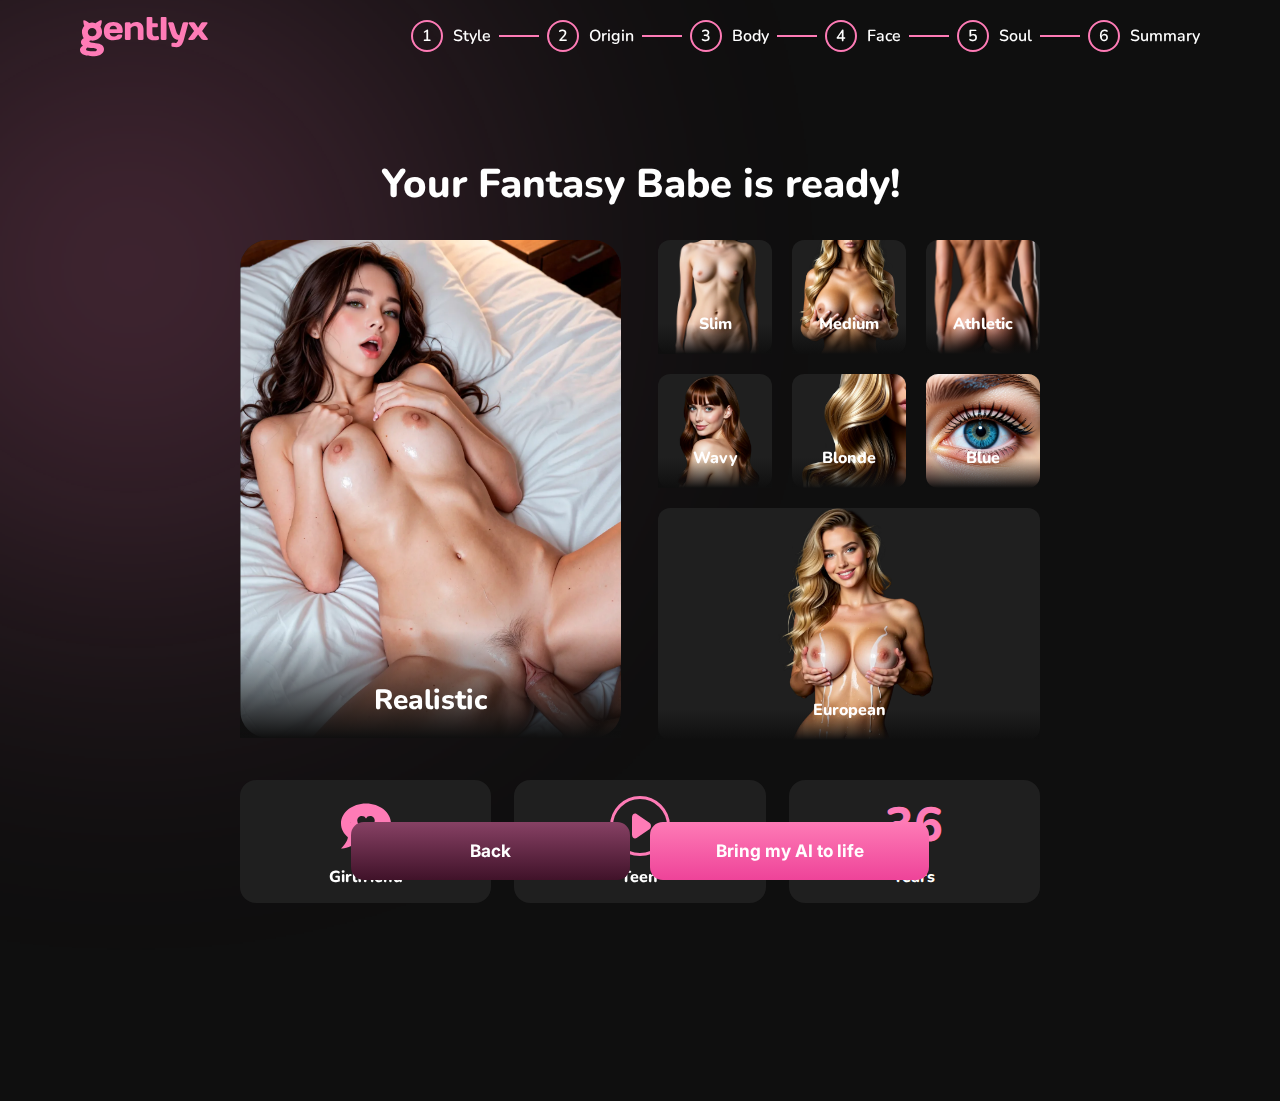
<file: vsl2-summary.html>
<!DOCTYPE html>
<html lang="en">

<head>
  <meta charset="UTF-8">
  <meta http-equiv="X-UA-Compatible" content="IE=edge">
  <meta name="viewport" content="width=device-width, initial-scale=1.0">
  <link rel="preconnect" href="https://fonts.googleapis.com">
  <link rel="preconnect" href="https://fonts.gstatic.com" crossorigin>
  <link rel="preload"
    href="https://fonts.googleapis.com/css2?family=Nunito:wght@400;600;700;800&family=Inter:wght@400;600;700&display=swap"
    as="style" onload="this.onload=null;this.rel='stylesheet'">
  <noscript>
    <link
      href="https://fonts.googleapis.com/css2?family=Nunito:wght@400;600;700;800&family=Inter:wght@400;600;700&display=swap"
      rel="stylesheet">
  </noscript>
  <link rel="preload" href="./css/vsl2-combined.css?v=3" as="style">
  <style>
    :root {
      --color-bg: #141414;
      --color-bg-dark: #0f0f0f;
      --color-panel: #1c1c1c;
      --color-white: #fff;
      --color-text: var(--color-white);
      --color-accent: #fe7bb6;
      --color-page-bg: #050505;
      --gradient-primary: linear-gradient(180deg, rgba(255, 128, 191, 1) 0%, rgba(238, 67, 153, 1) 100%);
      --z-header: 10;
      --transition-fast: .2s ease;
      --radius-md: 16px;
      --font-heading-family: "Nunito", sans-serif;
      --font-heading-size: 32px;
      --font-heading-weight: 800;
      --font-body-family: "Inter", sans-serif;
      --font-size-md: 16px;
      --line-height-md: 22px;
      --weight-regular: 400;
      --weight-semibold: 600
    }

    * {
      box-sizing: border-box;
      margin: 0;
      padding: 0;
      border: none;
      text-decoration: none;
      background: none;
      -webkit-font-smoothing: antialiased
    }

    body {
      background: rgba(0, 0, 0, .9);
      margin: 0;
      padding: 0;
      font-family: var(--font-body-family);
      color: var(--color-text)
    }

    .vsl2-page {
      min-height: 100vh;
      background: var(--color-page-bg);
      padding: 0;
      margin: 0;
      display: flex;
      justify-content: center;
      align-items: flex-start
    }

    .vsl2-container {
      position: relative;
      width: 100%;
      max-width: 1200px;
      min-height: 100vh;
      padding: 40px 20px;
      display: flex;
      flex-direction: column
    }

    .vsl2-header {
      position: relative;
      z-index: var(--z-header);
      margin-bottom: 48px
    }

    .vsl2-title {
      font-family: var(--font-heading-family);
      font-size: var(--font-heading-size);
      font-weight: var(--font-heading-weight);
      color: var(--color-white);
      text-align: center;
      margin-bottom: 32px
    }
  </style>
  <link rel="stylesheet" href="./css/vsl2-combined.css?v=3" media="print" onload="this.media='all'">
  <title>Gentlyx — VSL2 Summary</title>
</head>

<body class="vsl2-page">
  <div class="vsl2-container">
    <!-- Background ellipses -->
    <div class="vsl2-ellipse vsl2-ellipse--top-left"></div>

    <!-- Header with progress bar -->
    <header class="vsl2-header">
      <div class="vsl2-logo-wrapper">
        <div class="vsl2-logo" aria-label="Gentlyx"></div>
      </div>
      <div class="vsl2-progress">
        <div class="vsl2-step vsl2-step--completed">
          <div class="vsl2-step-circle vsl2-step-circle--completed">1</div>
          <span class="vsl2-step-label vsl2-step-label--completed">Style</span>
        </div>
        <div class="vsl2-progress-line vsl2-progress-line--completed"></div>
        <div class="vsl2-step vsl2-step--completed">
          <div class="vsl2-step-circle vsl2-step-circle--completed">2</div>
          <span class="vsl2-step-label vsl2-step-label--completed">Origin</span>
        </div>
        <div class="vsl2-progress-line vsl2-progress-line--completed"></div>
        <div class="vsl2-step vsl2-step--completed">
          <div class="vsl2-step-circle vsl2-step-circle--completed">3</div>
          <span class="vsl2-step-label vsl2-step-label--completed">Body</span>
        </div>
        <div class="vsl2-progress-line vsl2-progress-line--completed"></div>
        <div class="vsl2-step vsl2-step--completed">
          <div class="vsl2-step-circle vsl2-step-circle--completed">4</div>
          <span class="vsl2-step-label vsl2-step-label--completed">Face</span>
        </div>
        <div class="vsl2-progress-line vsl2-progress-line--completed"></div>
        <div class="vsl2-step vsl2-step--completed">
          <div class="vsl2-step-circle vsl2-step-circle--completed">5</div>
          <span class="vsl2-step-label vsl2-step-label--completed">Soul</span>
        </div>
        <div class="vsl2-progress-line vsl2-progress-line--completed"></div>
        <div class="vsl2-step vsl2-step--active">
          <div class="vsl2-step-circle vsl2-step-circle--active">6</div>
          <span class="vsl2-step-label vsl2-step-label--active">Summary</span>
        </div>
      </div>
    </header>

    <!-- Main content -->
    <main class="vsl2-main">
      <h1 class="vsl2-summary-title">Your Fantasy Babe is ready!</h1>

      <div class="vsl2-summary-content">
        <!-- Main model image -->
        <div class="vsl2-summary-main-card">
          <div class="vsl2-summary-main-card-inner">
            <div class="vsl2-summary-main-image-wrapper">
              <img class="vsl2-summary-main-image" id="summary-main-image" src="" alt="Your Fantasy Babe" loading="lazy"
                decoding="async" />
            </div>
            <p class="vsl2-summary-main-label" id="summary-style-label">Realistic</p>
          </div>
          <div class="vsl2-summary-main-gradient"></div>
        </div>

        <div class="vsl2-summary-content-wrapper">
          <!-- Small selection cards -->
          <div class="vsl2-summary-cards-grid">
            <!-- Body type -->
            <div class="vsl2-summary-small-card">
              <div class="vsl2-summary-small-card-inner">
                <div class="vsl2-summary-small-image-wrapper">
                  <img class="vsl2-summary-small-image" id="summary-body-type-image" src="" alt="Body type"
                    loading="lazy" decoding="async" />
                </div>
                <p class="vsl2-summary-small-label" id="summary-body-type-label">Slim</p>
              </div>
              <div class="vsl2-summary-small-gradient"></div>
            </div>
            <!-- Breast size -->
            <div class="vsl2-summary-small-card">
              <div class="vsl2-summary-small-card-inner">
                <div class="vsl2-summary-small-image-wrapper">
                  <img class="vsl2-summary-small-image" id="summary-breast-size-image" src="" alt="Breast size" />
                </div>
                <p class="vsl2-summary-small-label" id="summary-breast-size-label">Medium</p>
              </div>
              <div class="vsl2-summary-small-gradient"></div>
            </div>
            <!-- Booty size -->
            <div class="vsl2-summary-small-card">
              <div class="vsl2-summary-small-card-inner">
                <div class="vsl2-summary-small-image-wrapper">
                  <img class="vsl2-summary-small-image" id="summary-booty-size-image" src="" alt="Booty size" />
                </div>
                <p class="vsl2-summary-small-label" id="summary-booty-size-label">Athletic</p>
              </div>
              <div class="vsl2-summary-small-gradient"></div>
            </div>
            <!-- Hairstyle -->
            <div class="vsl2-summary-small-card">
              <div class="vsl2-summary-small-card-inner">
                <div class="vsl2-summary-small-image-wrapper">
                  <img class="vsl2-summary-small-image" id="summary-hairstyle-image" src="" alt="Hairstyle" />
                </div>
                <p class="vsl2-summary-small-label" id="summary-hairstyle-label">Wavy</p>
              </div>
              <div class="vsl2-summary-small-gradient"></div>
            </div>
            <!-- Hair color -->
            <div class="vsl2-summary-small-card">
              <div class="vsl2-summary-small-card-inner">
                <div class="vsl2-summary-small-image-wrapper">
                  <img class="vsl2-summary-small-image" id="summary-haircolor-image" src="" alt="Hair color" />
                </div>
                <p class="vsl2-summary-small-label" id="summary-haircolor-label">Blonde</p>
              </div>
              <div class="vsl2-summary-small-gradient"></div>
            </div>
            <!-- Eye color -->
            <div class="vsl2-summary-small-card">
              <div class="vsl2-summary-small-card-inner">
                <div class="vsl2-summary-small-image-wrapper">
                  <img class="vsl2-summary-small-image" id="summary-eyecolor-image" src="" alt="Eye color" />
                </div>
                <p class="vsl2-summary-small-label" id="summary-eyecolor-label">Blue</p>
              </div>
              <div class="vsl2-summary-small-gradient"></div>
            </div>
          </div>

          <!-- Origin card -->
          <div class="vsl2-summary-origin-card">
            <div class="vsl2-summary-origin-card-inner">
              <div class="vsl2-summary-origin-image-wrapper">
                <img class="vsl2-summary-origin-image" id="summary-origin-image" src="" alt="Origin" />
              </div>
              <p class="vsl2-summary-origin-label" id="summary-origin-label">European</p>
            </div>
            <div class="vsl2-summary-origin-gradient"></div>
          </div>
        </div>

        <!-- Bottom info cards -->
        <div class="vsl2-summary-info-cards">
          <!-- Relationship -->
          <div class="vsl2-summary-info-card">
            <div class="vsl2-summary-info-icon-wrapper">
              <img class="vsl2-summary-info-icon" id="summary-relationship-icon" src="" alt="Relationship" />
            </div>
            <p class="vsl2-summary-info-label" id="summary-relationship-label">Girlfriend</p>
          </div>
          <!-- Voice -->
          <div class="vsl2-summary-info-card vsl2-summary-info-card--voice">
            <div class="vsl2-summary-voice-player">
              <button class="vsl2-summary-voice-play-btn" type="button">
                <img class="vsl2-summary-voice-play-icon" src="./assets/soul-play-icon.svg" alt="Play" />
              </button>
            </div>
            <p class="vsl2-summary-info-label" id="summary-voice-label">Cute</p>
          </div>
          <!-- Age -->
          <div class="vsl2-summary-info-card vsl2-summary-info-card--age">
            <div class="vsl2-summary-age-value" id="summary-age-value">36</div>
            <p class="vsl2-summary-info-label">Years</p>
          </div>
        </div>
    </main>

    <!-- Navigation buttons -->
    <div class="vsl2-navigation">
      <button class="vsl2-btn vsl2-btn--back" type="button">Back</button>
      <button class="vsl2-btn vsl2-btn--next vsl2-btn--summary" type="button">Bring my AI to life</button>
    </div>
  </div>

  <script src="./vsl2.js?v=2"></script>
</body>

</html>
</file>
<file: css/vsl2-combined.css>
:root {
  /* Colors */
  --color-bg: #141414;
  --color-bg-dark: #0f0f0f;
  --color-panel: #1c1c1c;
  --color-panel-dark: #292929;
  --color-border: #292929;
  --color-border-soft: #1f1f1f;
  --color-border-light: #e7e7e7;
  --color-white: #ffffff;
  --color-neutral-10: #f5f5f5;
  --color-text: var(--color-white);
  --color-text-dark: #362533;
  --color-text-secondary: #8b8b8b;
  --color-text-disabled: #616161;
  --color-link: #fe7bb6;
  --color-accent: #fe7bb6;
  --color-accent-blue: #6691ff;
  --color-accent-selected: rgba(60, 43, 50, 1);
  --color-toggle-inactive: #4c4c4c;
  --color-success: #A0D03A;
  --color-page-bg: #050505;
  --color-surface-elevated: rgba(20, 20, 24, 0.96);
  --color-surface-outline: rgba(255, 255, 255, 0.04);
  --color-panel-outline: rgba(255, 255, 255, 0.1);

  /* Effects */
  --gradient-primary: linear-gradient(180deg, rgba(255, 128, 191, 1) 0%, rgba(238, 67, 153, 1) 100%);
  --gradient-badge: linear-gradient(56.48deg, #6691FF 10.47%, #BD2166 144.21%);
  
  /* Z-index */
  --z-header: 10;
  --z-overlay: 20;
  --z-content: 2;
  --z-base: 1;
  --z-behind: -1;
  
  /* Transitions */
  --transition-fast: 0.2s ease;
  --transition-normal: 0.3s ease;

  /* Radius */
  --radius-sm: 12px;
  --radius-md: 16px;
  --radius-lg: 32px;

  /* Typography */
  --font-heading-family: "Nunito-ExtraBold", sans-serif;
  --font-heading-size: 32px;
  --font-heading-line: 38px;
  --font-heading-weight: 800;

  --font-body-family: "Inter-Regular", sans-serif;
  --font-ui-family: "Rubik-Regular", sans-serif;
  --font-ui-medium-family: "Rubik-Medium", sans-serif;

  --font-size-xs: 12px;
  --line-height-xs: 14px;
  --font-size-sm: 14px;
  --line-height-sm: 18px;
  --font-size-md: 16px;
  --line-height-md: 22px;
  --line-height-md-tight: 18px;

  --weight-regular: 400;
  --weight-medium: 500;
  --weight-semibold: 600;
  --weight-bold: 800;

  /* Inputs */
  --color-input-bg: #0f0f0f;
  --color-input-border: var(--color-border-soft);
}

a,
button,
input,
select,
h1,
h2,
h3,
h4,
h5,
* {
  box-sizing: border-box;
  margin: 0;
  padding: 0;
  border: none;
  text-decoration: none;
  background: none;
  -webkit-font-smoothing: antialiased;
}

button {
  font: inherit;
}

input {
  outline: none;
  font: inherit;
}

input:focus {
  outline: none;
  box-shadow: none;
}

menu,
ol,
ul {
  list-style: none;
  margin: 0;
  padding: 0;
}

body {
  background: rgba(0, 0, 0, 0.9);
}
/* VSL2 Styles
   ========================================================================== */

/* CSS Variables
   ========================================================================== */
:root {
  --vsl2-bg-primary: #0f0f0f;
  --vsl2-bg-card: #1f1f1f;
  --vsl2-color-primary: #ffffff;
  --vsl2-color-accent: #fe7bb6;
  --vsl2-color-inactive: #949494;
  --vsl2-border-radius-card: 16px;
  --vsl2-border-radius-large: 28px;
  --vsl2-transition: all 0.3s ease;
  --vsl2-shadow-hover: 0 8px 24px rgba(254, 123, 182, 0.3);
  --vsl2-gradient-selected: linear-gradient(180deg, rgba(255, 97, 177, 1) 0%, rgba(31, 31, 31, 0) 100%),
    linear-gradient(90deg, rgba(31, 31, 31, 1) 0%, rgba(31, 31, 31, 1) 100%);
  --vsl2-gradient-overlay: linear-gradient(to bottom, rgba(15, 15, 15, 0) 0%, rgba(15, 15, 15, 0) 25%, #0f0f0f 100%);
}

/* Base
   ========================================================================== */
.vsl2-page {
  min-height: 100vh;
  background: var(--vsl2-bg-primary);
  color: var(--vsl2-color-primary);
  font-family: 'Nunito', sans-serif;
  overflow-x: hidden;
  width: 100%;
}

.vsl2-container {
  position: relative;
  min-height: 100vh;
  max-width: 1440px;
  margin: 0 auto;
  padding: 0 40px;
}

/* Background Ellipses
   ========================================================================== */
.vsl2-ellipse {
  position: fixed;
  width: 600px;
  height: 600px;
  border-radius: 50%;
  background: radial-gradient(circle, rgba(254, 123, 182, 0.1) 0%, transparent 70%);
  pointer-events: none;
  z-index: 0;
}

.vsl2-ellipse--right {
  top: -300px;
  right: -300px;
}

.vsl2-ellipse--left {
  bottom: -300px;
  left: -300px;
}

.vsl2-ellipse--top-left {
  position: absolute;
  width: 570px;
  height: 570px;
  left: calc(50% - 570px/2 - 509px);
  top: -18px;
  background: #FE7BB6;
  opacity: 0.33;
  filter: blur(222px);
  border-radius: 300px;
  transform: none;
  will-change: transform;
}

/* Disable heavy blur on mobile for performance */
@media (max-width: 1024px) {

  .vsl2-ellipse--top-left,
  .vsl2-ellipse--origin-left,
  .vsl2-ellipse--origin-right,
  .vsl2-ellipse--left,
  .vsl2-ellipse--right {
    filter: none !important;
    opacity: 0.15;
    background: radial-gradient(circle, rgba(254, 123, 182, 0.3) 0%, transparent 70%);
  }
}

.vsl2-ellipse--origin-left {
  position: absolute;
  width: 386px;
  height: 386px;
  left: calc(50% - 386px/2 - 905px);
  top: -50px;
  background: #FE7BB6;
  opacity: 0.33;
  filter: blur(150.337px);
  border-radius: 203.158px;
  transform: none;
}

.vsl2-ellipse--origin-right {
  position: absolute;
  width: 386px;
  height: 386px;
  left: calc(50% - 386px/2 + 705px);
  top: 800px;
  background: #FE7BB6;
  opacity: 0.33;
  filter: blur(150.337px);
  border-radius: 203.158px;
  transform: none;
}

/* Main Content
   ========================================================================== */
.vsl2-main {
  position: relative;
  padding: 40px 0;
  z-index: 1;
  display: flex;
  flex-direction: column;
  align-items: center;
}

.vsl2-main--style {
  display: flex;
  flex-direction: column;
  align-items: center;
  justify-content: center;
  min-height: calc(100vh - 200px);
}

/* Header
   ========================================================================== */
.vsl2-header {
  position: relative;
  display: flex;
  align-items: center;
  justify-content: space-between;
  height: 72px;
  padding: 14px 40px;
  z-index: 1;
}

.vsl2-logo-wrapper {
  display: flex;
  align-items: center;
}

.vsl2-logo {
  width: 130px;
  height: 58px;
  background-image: url('../assets/logo-gently.svg');
  background-size: contain;
  background-repeat: no-repeat;
  background-position: center;
}

/* Progress Bar
   ========================================================================== */
.vsl2-progress {
  display: flex;
  align-items: center;
  padding-left: 20px;
  gap: 8px;
}

.vsl2-step {
  display: flex;
  flex-direction: row;
  align-items: center;
  gap: 10px;
  position: relative;
}

.vsl2-step-circle {
  width: 32px;
  height: 32px;
  border: 2px solid var(--vsl2-color-inactive);
  border-radius: 50%;
  display: flex;
  align-items: center;
  justify-content: center;
  font-family: 'Nunito', sans-serif;
  font-weight: 600;
  font-size: 16px;
  color: var(--vsl2-color-inactive);
  background: transparent;
  transition: var(--vsl2-transition);
  position: relative;
  z-index: 2;
}

/* Completed step - розовая обводка, но без заполнения */
.vsl2-step-circle--completed,
.vsl2-step-circle--active {
  border-color: var(--vsl2-color-accent);
  background: transparent;
  color: var(--vsl2-color-primary);
}

.vsl2-step-label {
  font-family: 'Nunito', sans-serif;
  font-weight: 600;
  font-size: 16px;
  color: var(--vsl2-color-inactive);
  white-space: nowrap;
  transition: color 0.3s ease;
}

.vsl2-step-label--completed,
.vsl2-step-label--active {
  color: var(--vsl2-color-primary);
}

.vsl2-progress-line {
  width: 40px;
  height: 2px;
  background: rgba(148, 148, 148, 0.2);
  position: relative;
  align-self: center;
  flex-shrink: 0;
}

.vsl2-progress-line--completed {
  background: var(--vsl2-color-accent);
}

/* Style Selection (for vsl2-style.html)
   ========================================================================== */
.vsl2-hero-title {
  font-family: 'Nunito', sans-serif;
  font-weight: 800;
  font-size: 40px;
  line-height: 1.2;
  color: var(--vsl2-color-primary);
  text-align: center;
  margin-bottom: 60px;
}

.vsl2-hero-title-highlight {
  color: var(--vsl2-color-accent);
}

.vsl2-style-grid {
  display: flex;
  gap: 40px;
  justify-content: center;
  align-items: flex-start;
  max-width: 1200px;
  margin: 0 auto;
}

.vsl2-style-card {
  position: relative;
  width: 381px;
  height: 498px;
  border: 3px solid transparent;
  border-radius: var(--vsl2-border-radius-large) var(--vsl2-border-radius-large) 0 0;
  background: var(--vsl2-bg-card);
  overflow: visible;
  cursor: pointer;
  transition: var(--vsl2-transition);
}

.vsl2-style-card--selected {
  border-color: var(--vsl2-color-accent);
  background: var(--vsl2-gradient-selected);
}

.vsl2-style-card-inner {
  position: relative;
  width: 100%;
  height: 100%;
  overflow: hidden;
  border-radius: var(--vsl2-border-radius-large) var(--vsl2-border-radius-large) 0 0;
}

.vsl2-style-card:hover {
  box-shadow: var(--vsl2-shadow-hover);
}

.vsl2-style-image-wrapper {
  position: absolute;
  top: 0;
  left: 0;
  width: 381px;
  height: 499px;
  overflow: hidden;
  border-radius: var(--vsl2-border-radius-large) var(--vsl2-border-radius-large) 0 0;
  z-index: 1;
}

.vsl2-style-image {
  width: 100%;
  height: 100%;
  object-fit: cover;
  object-position: center;
  pointer-events: none;
}

.vsl2-style-gradient {
  position: absolute;
  bottom: -3px;
  left: -3px;
  right: -3px;
  height: 146px;
  background: var(--vsl2-gradient-overlay);
  pointer-events: none;
  z-index: 10;
}

.vsl2-style-label {
  position: absolute;
  bottom: 20px;
  left: 50%;
  transform: translateX(-50%);
  font-family: 'Nunito', sans-serif;
  font-weight: 800;
  font-size: 28px;
  line-height: 1.2;
  color: var(--vsl2-color-primary);
  text-align: center;
  white-space: nowrap;
  z-index: 20;
}

.vsl2-style-label--inactive {
  opacity: 0.6;
}

/* Ethnicity Selection (for vsl2-origin.html)
   ========================================================================== */
.vsl2-section {
  margin-bottom: 60px;
  width: 100%;
}

.vsl2-section--age {
  margin-top: 20px;
}

.vsl2-title {
  font-family: 'Nunito', sans-serif;
  font-weight: 800;
  font-size: 40px;
  line-height: 1.2;
  color: var(--vsl2-color-primary);
  text-align: center;
  margin-bottom: 28px;
}

.vsl2-title--ethnicity {
  margin-bottom: 48px;
}

.vsl2-ethnicity-grid {
  display: flex;
  flex-wrap: wrap;
  gap: 60px 20px;
  justify-content: center;
  align-items: flex-start;
  max-width: 1200px;
  margin: 0 auto;
}

.vsl2-ethnicity-card {
  position: relative;
  width: 222px;
  height: 272px;
  border: 1.041px solid var(--vsl2-color-accent);
  border-radius: var(--vsl2-border-radius-card) var(--vsl2-border-radius-card) 0 0;
  background: var(--vsl2-bg-card);
  overflow: visible;
  cursor: pointer;
  transition: var(--vsl2-transition);
  z-index: 1;
}

.vsl2-ethnicity-card::after {
  content: '';
  position: absolute;
  top: 100%;
  left: -2px;
  width: calc(100% + 4px);
  height: 60px;
  background: var(--vsl2-bg-primary);
  z-index: 5;
  pointer-events: none;
  transition: transform 0.3s ease;
}

.vsl2-ethnicity-card--selected {
  background: var(--vsl2-gradient-selected);
  border-color: var(--vsl2-color-accent);
}

.vsl2-ethnicity-card:hover {
  box-shadow: var(--vsl2-shadow-hover);
}

.vsl2-ethnicity-card-inner {
  position: relative;
  width: 100%;
  height: 100%;
  overflow: visible;
  border-radius: var(--vsl2-border-radius-card) var(--vsl2-border-radius-card) 0 0;
  transition: transform 0.3s ease;
}

.vsl2-ethnicity-card--selected .vsl2-ethnicity-card-inner {
  transform: translateY(-52px);
}

.vsl2-ethnicity-image-wrapper {
  position: absolute;
  top: 0;
  left: 50%;
  transform: translateX(-50%);
  width: 100%;
  height: 323px;
  overflow: hidden;
  transition: transform 0.3s ease;
  z-index: 1;
}

.vsl2-ethnicity-image {
  position: absolute;
  top: 0;
  left: 0;
  width: 100%;
  height: 100%;
  object-fit: cover;
  object-position: center;
  pointer-events: none;
  transition: transform 0.3s ease;
}

.vsl2-ethnicity-image--anime {
  display: none;
}

.vsl2-ethnicity-gradient {
  position: absolute;
  bottom: -1.041px;
  left: -1.041px;
  right: -1.041px;
  height: 115px;
  background: var(--vsl2-gradient-overlay);
  pointer-events: none;
  z-index: 10;
}

.vsl2-ethnicity-label {
  position: absolute;
  bottom: 20px;
  left: 50%;
  transform: translateX(-50%);
  font-family: 'Nunito', sans-serif;
  font-weight: 800;
  font-size: 28px;
  line-height: 1.2;
  color: var(--vsl2-color-primary);
  text-align: center;
  white-space: nowrap;
  z-index: 20;
}

.vsl2-ethnicity-label--inactive {
  opacity: 0.6;
}

/* Age Selection
   ========================================================================== */
.vsl2-age-wrapper {
  position: relative;
  margin: 0 auto;
  max-width: 716px;
  width: 100%;
}

.vsl2-age-slider-container {
  margin-top: 0;
  padding-top: 20px;
}

.vsl2-age-labels {
  display: flex;
  align-items: center;
  gap: 20px;
}

.vsl2-age-label {
  font-family: 'Nunito', sans-serif;
  font-weight: 800;
  font-size: 24px;
  line-height: 1.2;
  color: var(--vsl2-color-primary);
  white-space: nowrap;
}

.vsl2-age-slider {
  flex: 1;
  position: relative;
  height: 50px;
  display: flex;
  align-items: center;
  width: 100%;
}

.vsl2-age-slider-track {
  position: relative;
  width: 100%;
  height: 8px;
  background: rgba(255, 255, 255, 0.2);
  border-radius: 30px;
  cursor: pointer;
}

.vsl2-age-slider-fill {
  position: absolute;
  top: 0;
  left: 0;
  height: 100%;
  width: 32.3%;
  background: var(--vsl2-color-accent);
  border-radius: 30px;
}

.vsl2-age-slider-thumb {
  position: absolute;
  top: 50%;
  left: 32.3%;
  transform: translate(-50%, -50%);
  width: 20px;
  cursor: grab;
  z-index: 2;
  display: flex;
  flex-direction: column;
  align-items: center;
  justify-content: flex-start;
}

.vsl2-age-slider-thumb:active {
  cursor: grabbing;
}

.vsl2-age-badge {
  position: absolute;
  top: -35px;
  left: 50%;
  transform: translateX(-50%);
  background: var(--vsl2-color-accent);
  border-radius: 50px;
  padding: 4px 16px;
  white-space: nowrap;
  pointer-events: none;
}

.vsl2-age-value {
  font-family: 'Nunito', sans-serif;
  font-weight: 600;
  font-size: 16px;
  line-height: 1.2;
  color: var(--vsl2-color-primary);
  white-space: nowrap;
}

.vsl2-age-slider-thumb-handle {
  width: 8px;
  height: 20px;
  background: var(--vsl2-color-accent);
  border-radius: 30px;
  margin-top: auto;
  flex-shrink: 0;
}

/* Navigation Buttons
   ========================================================================== */
.vsl2-navigation {
  position: sticky;
  bottom: 0;
  display: flex;
  gap: 20px;
  justify-content: center;
  margin-top: 60px;
  margin-bottom: 0;
  padding: 20px 40px;
  z-index: 100;
}

.vsl2-navigation--style {
  position: relative;
  bottom: auto;
  left: auto;
  transform: none;
  margin-top: 40px;
  justify-content: center;
}

.vsl2-btn {
  width: 279px;
  height: 58px;
  border: none;
  border-radius: 12.889px;
  font-family: 'Inter', sans-serif;
  font-weight: 700;
  font-size: 17.185px;
  line-height: 21.481px;
  color: var(--vsl2-color-primary);
  cursor: pointer;
  transition: var(--vsl2-transition);
  display: flex;
  align-items: center;
  justify-content: center;
}

.vsl2-btn--style {
  width: 470px;
}

.vsl2-btn--back {
  background: linear-gradient(180deg, #874164 0%, #401229 100%);
}

.vsl2-btn--back:hover {
  background: linear-gradient(180deg, #9a4d75 0%, #501a35 100%);
  transform: translateY(-2px);
  box-shadow: 0 4px 12px rgba(135, 65, 100, 0.4);
}

.vsl2-btn--next {
  background: linear-gradient(180deg, var(--vsl2-color-accent) 0%, #ee4399 100%);
}

.vsl2-btn--next:hover {
  background: linear-gradient(180deg, #ff8dca 0%, #f24da4 100%);
  transform: translateY(-2px);
  box-shadow: 0 4px 12px rgba(238, 67, 153, 0.4);
}

.vsl2-btn:active {
  transform: translateY(0);
}

.vsl2-btn:disabled {
  cursor: not-allowed;
  pointer-events: none;
}

/* Body Selection (for vsl2-body.html)
   ========================================================================== */
.vsl2-body-grid {
  display: flex;
  gap: 28px;
  justify-content: center;
  align-items: flex-start;
  max-width: 1200px;
  margin: 0 auto;
}

.vsl2-body-card {
  position: relative;
  width: 222px;
  height: 272px;
  border: 2px solid transparent;
  border-radius: var(--vsl2-border-radius-card) var(--vsl2-border-radius-card) 0 0;
  background: var(--vsl2-bg-card);
  overflow: visible;
  cursor: pointer;
  transition: var(--vsl2-transition);
}

.vsl2-body-card--selected {
  background: var(--vsl2-gradient-selected);
  border-color: var(--vsl2-color-accent);
  z-index: 10;
}

.vsl2-body-card:hover {
  box-shadow: var(--vsl2-shadow-hover);
}

.vsl2-body-card-inner {
  position: relative;
  width: 100%;
  height: 100%;
  overflow: hidden;
  border-radius: var(--vsl2-border-radius-card) var(--vsl2-border-radius-card) 0 0;
}

.vsl2-body-image-wrapper {
  position: absolute;
  top: 0;
  left: 0;
  width: 100%;
  height: 100%;
  overflow: hidden;
  z-index: 1;
}

.vsl2-body-image {
  position: absolute;
  top: 0;
  left: 0;
  width: 100%;
  height: 100%;
  object-fit: cover;
  object-position: center;
  pointer-events: none;
}

/* Body type images - specific positioning for Slim */
.vsl2-body-card[data-body-type="slim"] .vsl2-body-image--realistic {
  width: 146.75%;
  height: 117.4%;
  left: -23.38%;
  top: -2.39%;
}

.vsl2-body-card[data-body-type="athletic"] .vsl2-body-image--realistic {
  width: 132.5%;
  height: 106%;
  left: -16.25%;
  top: 0;
}

.vsl2-body-card[data-body-type="average"] .vsl2-body-image--realistic {
  width: 148%;
  height: 118.4%;
  left: -28.5%;
  top: 0;
}

.vsl2-body-card[data-body-type="curvy"] .vsl2-body-image--realistic {
  width: 135.75%;
  height: 108.6%;
  left: -17.87%;
  top: 0;
}

/* Anime body type images - specific positioning for Slim */
.vsl2-body-card[data-body-type="slim"] .vsl2-body-image--anime {
  width: 167.75%;
  height: 134.2%;
  left: -33.88%;
  top: -34.2%;
}

.vsl2-body-card[data-body-type="athletic"] .vsl2-body-image--anime {
  width: 163.25%;
  height: 130.6%;
  left: -31.63%;
  top: -30.6%;
}

.vsl2-body-card[data-body-type="average"] .vsl2-body-image--anime {
  width: 165.5%;
  height: 132.4%;
  left: -32.75%;
  top: -32.4%;
}

.vsl2-body-card[data-body-type="curvy"] .vsl2-body-image--anime {
  width: 164.75%;
  height: 131.8%;
  left: -32.38%;
  top: -31.8%;
}

/* Breast size images - use object-fit cover */
.vsl2-body-card[data-breast-size] .vsl2-body-image {
  width: 100%;
  height: 100%;
  object-fit: cover;
  object-position: center;
  left: 0;
  top: 0;
}

/* Anime breast size images - specific positioning */
.vsl2-body-card[data-breast-size] .vsl2-body-image--anime {
  width: 211.15%;
  height: 168.92%;
  left: -55.8%;
  top: -33.06%;
}

.vsl2-body-card[data-breast-size="medium"] .vsl2-body-image--anime {
  width: 199.25%;
  height: 159.4%;
  left: -49.4%;
  top: -34.99%;
}

.vsl2-body-card[data-breast-size="large"] .vsl2-body-image--anime {
  width: 199.25%;
  height: 159.4%;
  left: -49.4%;
  top: -34.99%;
}

.vsl2-body-card[data-breast-size="huge"] .vsl2-body-image--anime {
  width: 199.25%;
  height: 159.4%;
  left: -49.4%;
  top: -34.99%;
}

/* Booty size images - specific positioning */
.vsl2-body-card[data-booty-size] .vsl2-body-image--realistic {
  width: 173.15%;
  height: 138.52%;
  left: -36.58%;
  top: -37.03%;
}

.vsl2-body-card[data-booty-size="athletic"] .vsl2-body-image--realistic {
  width: 174.49%;
  height: 139.59%;
  left: -37.25%;
  top: -39.59%;
}

.vsl2-body-card[data-booty-size="medium"] .vsl2-body-image--realistic {
  width: 169.45%;
  height: 135.56%;
  left: -37.78%;
  top: -35.56%;
}

.vsl2-body-card[data-booty-size="large"] .vsl2-body-image--realistic {
  width: 160.29%;
  height: 128.23%;
  left: -29.39%;
  top: -28.23%;
}

/* Anime booty size images */
.vsl2-body-card[data-booty-size] .vsl2-body-image--anime {
  width: 194.56%;
  height: 155.65%;
  left: -53.38%;
  top: -54.06%;
}

.vsl2-body-card[data-booty-size="athletic"] .vsl2-body-image--anime {
  width: 194.56%;
  height: 155.65%;
  left: -47.9%;
  top: -54.06%;
}

.vsl2-body-card[data-booty-size="medium"] .vsl2-body-image--anime {
  width: 194.56%;
  height: 155.65%;
  left: -47.9%;
  top: -54.06%;
}

.vsl2-body-card[data-booty-size="large"] .vsl2-body-image--anime {
  width: 194.56%;
  height: 155.65%;
  left: -53.38%;
  top: -54.06%;
}

.vsl2-body-image--anime {
  display: none;
}

.vsl2-body-gradient {
  position: absolute;
  bottom: -2px;
  left: -2px;
  right: -2px;
  height: 102px;
  background: var(--vsl2-gradient-overlay);
  pointer-events: none;
  z-index: 10;
}

.vsl2-body-card--selected .vsl2-body-gradient {
  height: 100px;
}

.vsl2-body-label {
  position: absolute;
  bottom: 20px;
  left: 50%;
  transform: translateX(-50%);
  font-family: 'Nunito', sans-serif;
  font-weight: 800;
  font-size: 28px;
  line-height: 1.2;
  color: var(--vsl2-color-primary);
  text-align: center;
  white-space: nowrap;
  z-index: 20;
}

.vsl2-body-label--inactive {
  opacity: 0.6;
}

/* Face Selection (for vsl2-face.html)
   ========================================================================== */
.vsl2-face-grid {
  display: flex;
  gap: 20px;
  justify-content: center;
  align-items: flex-start;
  max-width: 1200px;
  flex-wrap: wrap;
  margin: 0 auto;
}

.vsl2-face-grid--hairstyle,
.vsl2-face-grid--haircolor {
  width: 100%;
  max-width: 1200px;
}

.vsl2-face-grid--eyecolor {
  width: auto;
  max-width: none;
}

.vsl2-face-card {
  position: relative;
  width: 224px;
  height: 224px;
  border: 2px solid transparent;
  border-radius: var(--vsl2-border-radius-card);
  background: var(--vsl2-bg-card);
  overflow: visible;
  cursor: pointer;
  transition: var(--vsl2-transition);
}

.vsl2-face-grid--hairstyle .vsl2-face-card {
  width: 183px;
  height: 183px;
}

.vsl2-face-card-inner {
  position: relative;
  width: 100%;
  height: 100%;
  overflow: hidden;
  border-radius: var(--vsl2-border-radius-card);
}

.vsl2-face-card--selected {
  background: var(--vsl2-gradient-selected);
  border-color: var(--vsl2-color-accent);
  z-index: 10;
}

.vsl2-face-card:hover {
  box-shadow: var(--vsl2-shadow-hover);
}

.vsl2-face-image-wrapper {
  position: absolute;
  top: 0;
  left: 0;
  width: 100%;
  height: 100%;
  overflow: hidden;
  z-index: 1;
}

.vsl2-face-image {
  position: absolute;
  top: 0;
  left: 0;
  width: 100%;
  height: 100%;
  object-fit: cover;
  object-position: center;
  pointer-events: none;
}

.vsl2-face-image--anime {
  display: none;
}

.vsl2-face-gradient {
  position: absolute;
  bottom: -2px;
  left: -2px;
  right: -2px;
  height: 102px;
  background: var(--vsl2-gradient-overlay);
  pointer-events: none;
  z-index: 10;
}

.vsl2-face-card--selected .vsl2-face-gradient {
  height: 100px;
}

.vsl2-face-label {
  position: absolute;
  bottom: 20px;
  left: 50%;
  transform: translateX(-50%);
  font-family: 'Nunito', sans-serif;
  font-weight: 800;
  font-size: 28px;
  line-height: 1.2;
  color: var(--vsl2-color-primary);
  text-align: center;
  white-space: nowrap;
  z-index: 20;
}

.vsl2-face-label--inactive {
  opacity: 0.6;
}

/* Soul Selection (for vsl2-soul.html)
   ========================================================================== */
.vsl2-soul-grid {
  display: flex;
  gap: 28px;
  justify-content: center;
  align-items: flex-start;
  max-width: 1200px;
  margin: 0 auto;
}

.vsl2-soul-grid--voice {
  display: flex;
  justify-content: center;
  gap: 20px;
}

.vsl2-soul-voice-wrapper {
  display: flex;
  flex-direction: column;
  align-items: center;
  gap: 20px;
  width: 228px;
}

.vsl2-soul-card {
  position: relative;
  display: flex;
  flex-direction: column;
  align-items: center;
  gap: 12px;
  padding: 16px;
  border: 1.041px solid var(--vsl2-color-accent);
  border-radius: var(--vsl2-border-radius-card);
  background: var(--vsl2-bg-card);
  cursor: pointer;
  transition: var(--vsl2-transition);
}

.vsl2-soul-card--voice {
  width: 100%;
  height: 72px;
  border-radius: 16px;
  padding: 0 16px;
  display: flex;
  align-items: center;
  justify-content: space-between;
  flex-shrink: 0;
}

.vsl2-soul-label--outside {
  font-family: 'Nunito', sans-serif;
  font-weight: 800;
  font-size: 28px;
  line-height: 1.2;
  text-align: center;
  color: #fff;
  opacity: 0.6;
  margin: 0;
  transition: var(--vsl2-transition);
}

.vsl2-soul-card--selected+.vsl2-soul-label--outside,
.vsl2-soul-label--active {
  opacity: 1;
}

.vsl2-soul-grid--relationships {
  display: flex;
  justify-content: center;
  gap: 28px;
}

.vsl2-soul-card--relationship {
  width: 228px;
  flex-shrink: 0;
}

.vsl2-soul-card--selected {
  background: var(--vsl2-color-primary);
}

.vsl2-soul-card--selected .vsl2-soul-label {
  color: var(--vsl2-color-accent);
}

.vsl2-soul-player {
  display: flex;
  align-items: center;
  justify-content: space-between;
  gap: 8px;
  width: 100%;
  height: 100%;
}

.vsl2-soul-play-btn {
  display: flex;
  align-items: center;
  justify-content: center;
  width: 40px;
  height: 40px;
  padding: 10px;
  border: 2px solid var(--vsl2-color-accent);
  border-radius: 50px;
  background: transparent;
  cursor: pointer;
  transition: var(--vsl2-transition);
  flex-shrink: 0;
}

.vsl2-soul-play-icon {
  width: 20px;
  height: 20px;
  object-fit: contain;
}

.vsl2-soul-waveform {
  display: flex;
  align-items: center;
  flex: 1;
  height: 11px;
  overflow: hidden;
}

.vsl2-soul-waveform-image {
  width: 100%;
  height: 100%;
  object-fit: cover;
  object-position: center;
}

.vsl2-soul-icon-wrapper {
  width: 60px;
  height: 60px;
  display: flex;
  align-items: center;
  justify-content: center;
  overflow: hidden;
}

.vsl2-soul-icon {
  width: 100%;
  height: 100%;
  object-fit: contain;
}

.vsl2-soul-label {
  font-family: 'Nunito', sans-serif;
  font-weight: 800;
  font-size: 28px;
  line-height: 1.2;
  color: var(--vsl2-color-primary);
  text-align: center;
  white-space: pre-wrap;
}

.vsl2-soul-label--inactive {
  opacity: 0.6;
}

/* Summary Page (for vsl2-summary.html)
   ========================================================================== */
.vsl2-summary-title {
  font-family: 'Nunito', sans-serif;
  font-weight: 800;
  font-size: 40px;
  line-height: 1.2;
  color: var(--vsl2-color-primary);
  text-align: center;
  margin-bottom: 32px;
}

.vsl2-summary-content {
  display: flex;
  flex-direction: row;
  flex-wrap: wrap;
  align-items: flex-start;
  justify-content: space-between;
  gap: 20px;
  max-width: 800px;
  margin: 0 auto;
  position: relative;
  width: 100%;
}

.vsl2-summary-content-wrapper {
  display: flex;
  flex-direction: column;
  align-items: flex-end;
  gap: 20px;
  flex: 1;
  max-width: 382px;
}

/* Main model card */
.vsl2-summary-main-card {
  position: relative;
  width: 381px;
  height: 498px;
  background: var(--vsl2-bg-card);
  border-radius: var(--vsl2-border-radius-large);
  overflow: visible;
}

.vsl2-summary-main-card-inner {
  position: relative;
  width: 100%;
  height: 100%;
  overflow: hidden;
  border-radius: var(--vsl2-border-radius-large);
}

.vsl2-summary-main-image-wrapper {
  position: absolute;
  top: 0;
  left: 0;
  width: 100%;
  height: 100%;
  overflow: hidden;
  z-index: 1;
}

.vsl2-summary-main-image {
  position: absolute;
  top: 0;
  left: 50%;
  transform: translateX(-50%);
  width: 100%;
  height: 100%;
  object-fit: cover;
  object-position: center;
}

.vsl2-summary-main-gradient {
  position: absolute;
  bottom: 0;
  left: 0;
  right: 0;
  height: 143px;
  background: var(--vsl2-gradient-overlay);
  pointer-events: none;
  z-index: 10;
}

.vsl2-summary-main-label {
  position: absolute;
  bottom: 20px;
  left: 50%;
  transform: translateX(-50%);
  font-family: 'Nunito', sans-serif;
  font-weight: 800;
  font-size: 28px;
  line-height: 1.2;
  color: var(--vsl2-color-primary);
  text-align: center;
  z-index: 20;
}

/* Origin card */
.vsl2-summary-origin-card {
  position: relative;
  width: 382px;
  height: 232px;
  background: var(--vsl2-bg-card);
  border-radius: 12px;
  overflow: visible;
}

.vsl2-summary-origin-card-inner {
  position: relative;
  width: 100%;
  height: 100%;
  overflow: hidden;
  border-radius: 12px;
}

.vsl2-summary-origin-image-wrapper {
  position: absolute;
  top: 0;
  left: 50%;
  transform: translateX(-50%);
  width: 382px;
  height: 232px;
  overflow: hidden;
  z-index: 1;
}

.vsl2-summary-origin-image {
  width: 100%;
  height: 100%;
  object-fit: contain;
  object-position: center;
}

.vsl2-summary-origin-gradient {
  position: absolute;
  bottom: 0;
  left: 0;
  right: 0;
  height: 40px;
  background: var(--vsl2-gradient-overlay);
  pointer-events: none;
  z-index: 10;
}

.vsl2-summary-origin-label {
  position: absolute;
  bottom: 20px;
  left: 50%;
  transform: translateX(-50%);
  font-family: 'Nunito', sans-serif;
  font-weight: 800;
  font-size: 16px;
  line-height: 1.2;
  color: var(--vsl2-color-primary);
  text-align: center;
  z-index: 20;
}

/* Small cards grid */
.vsl2-summary-cards-grid {
  display: flex;
  flex-wrap: wrap;
  gap: 20px;
  justify-content: flex-end;
  align-items: flex-end;
  width: 100%;
  max-width: 382px;
}

.vsl2-summary-small-card {
  position: relative;
  width: 114px;
  height: 114px;
  background: var(--vsl2-bg-card);
  border-radius: 12px;
  overflow: visible;
}

.vsl2-summary-small-card-inner {
  position: relative;
  width: 100%;
  height: 100%;
  overflow: hidden;
  border-radius: 12px;
}

.vsl2-summary-small-image-wrapper {
  position: absolute;
  top: 0;
  left: 0;
  width: 100%;
  height: 100%;
  overflow: hidden;
  z-index: 1;
}

.vsl2-summary-small-image {
  position: absolute;
  top: 0;
  left: 0;
  width: 100%;
  height: 100%;
  object-fit: cover;
  object-position: center;
}

/* Body type specific positioning */
#summary-body-type-image {
  width: 146.75%;
  height: 117.4%;
  left: -23.38%;
  top: -2.39%;
}

/* Booty size specific positioning */
#summary-booty-size-image {
  width: 174.49%;
  height: 139.59%;
  left: -37.25%;
  top: -39.59%;
}

.vsl2-summary-small-gradient {
  position: absolute;
  bottom: 0;
  left: 0;
  right: 0;
  height: 40px;
  background: var(--vsl2-gradient-overlay);
  pointer-events: none;
  z-index: 10;
}

.vsl2-summary-small-label {
  position: absolute;
  bottom: 20px;
  left: 50%;
  transform: translateX(-50%);
  font-family: 'Nunito', sans-serif;
  font-weight: 800;
  font-size: 16px;
  line-height: 1.2;
  color: var(--vsl2-color-primary);
  text-align: center;
  z-index: 20;
}

/* Info cards */
.vsl2-summary-info-cards {
  display: flex;
  gap: 23px;
  justify-content: space-between;
  align-items: flex-start;
  width: 100%;
  max-width: 800px;
  margin: 20px auto 0;
}

.vsl2-summary-info-card {
  flex: 1 0 0;
  min-width: 0;
  display: flex;
  flex-direction: column;
  align-items: center;
  justify-content: center;
  gap: 12px;
  padding: 16px;
  background: var(--vsl2-bg-card);
  border-radius: var(--vsl2-border-radius-card);
  min-height: 123px;
}

.vsl2-summary-info-card--voice {
  overflow: hidden;
}

.vsl2-summary-info-card--age {
  font-family: 'Nunito', sans-serif;
  font-weight: 800;
  text-align: center;
}

.vsl2-summary-info-icon-wrapper {
  width: 60px;
  height: 60px;
  display: flex;
  align-items: center;
  justify-content: center;
  overflow: hidden;
}

.vsl2-summary-info-icon {
  width: 100%;
  height: 100%;
  object-fit: contain;
}

.vsl2-summary-voice-player {
  display: flex;
  align-items: center;
  justify-content: center;
  width: 60px;
  height: 60px;
  border: 3px solid var(--vsl2-color-accent);
  border-radius: 75px;
  padding: 15px;
}

.vsl2-summary-voice-play-btn {
  display: flex;
  align-items: center;
  justify-content: center;
  width: 30px;
  height: 30px;
  border: none;
  background: transparent;
  cursor: pointer;
  padding: 0;
}

.vsl2-summary-voice-play-icon {
  width: 100%;
  height: 100%;
  object-fit: contain;
}

.vsl2-summary-age-value {
  font-family: 'Nunito', sans-serif;
  font-weight: 800;
  font-size: 48px;
  line-height: 1.2;
  color: var(--vsl2-color-accent);
  text-align: center;
  width: 60px;
  height: 60px;
  display: flex;
  align-items: center;
  justify-content: center;
}

.vsl2-summary-info-label {
  font-family: 'Nunito', sans-serif;
  font-weight: 800;
  font-size: 16px;
  line-height: 1.2;
  color: var(--vsl2-color-primary);
  text-align: center;
  white-space: pre-wrap;
}

.vsl2-btn--summary {
  width: auto;
  min-width: 279px;
}

/* Registration Form Page (for vsl2-register.html)
   ========================================================================== */
.vsl2-header--form {
  padding: 14px 40px;
}

.vsl2-form-close {
  position: absolute;
  bottom: 100%;
  left: 100%;
  width: 24px;
  height: 24px;
  background: transparent;
  border: none;
  cursor: pointer;
  padding: 0;
  z-index: 100;
  display: flex;
  align-items: center;
  justify-content: center;
  margin-left: 4px;
  margin-bottom: 4px;
}

.vsl2-form-close-icon {
  width: 100%;
  height: 100%;
  object-fit: contain;
}

.vsl2-main--form {
  padding: 60px 0;
  display: flex;
  align-items: center;
  justify-content: center;
  min-height: calc(100vh - 200px);
}

.vsl2-form-container {
  display: flex;
  gap: 12px;
  align-items: flex-start;
  justify-content: flex-start;
  width: 996px;
  max-width: 996px;
  margin: 0 auto;
  background: var(--vsl2-bg-card);
  border: 1.041px solid var(--vsl2-color-accent);
  border-radius: var(--vsl2-border-radius-card);
  position: relative;
}

.vsl2-form-container-inner {
  display: flex;
  gap: 12px;
  align-items: flex-start;
  justify-content: flex-start;
  width: 100%;
  overflow: hidden;
  border-radius: var(--vsl2-border-radius-card);
}

.vsl2-form-content {
  display: flex;
  flex-direction: column;
  gap: 30px;
  align-items: center;
  padding: 60px 28px 60px 60px;
  width: 586px;
  flex-shrink: 0;
  align-self: flex-start;
}

.vsl2-form-header {
  display: flex;
  flex-direction: column;
  gap: 12px;
  align-items: center;
  text-align: center;
  width: 100%;
}

.vsl2-form-title {
  font-family: 'Nunito', sans-serif;
  font-weight: 800;
  font-size: 47px;
  line-height: 1.2;
  color: var(--vsl2-color-primary);
  margin: 0;
}

.vsl2-form-subtitle {
  font-family: 'Nunito', sans-serif;
  font-weight: 400;
  font-size: 24px;
  line-height: 1.2;
  color: var(--vsl2-color-primary);
  margin: 0;
}

.vsl2-form-body {
  display: flex;
  flex-direction: column;
  gap: 28px;
  align-items: center;
  width: 100%;
}

.vsl2-form-google-btn {
  display: flex;
  gap: 10px;
  align-items: center;
  justify-content: center;
  width: 381px;
  height: 40px;
  padding: 10px 12px;
  background: #ffffff;
  border: none;
  border-radius: 100px;
  cursor: pointer;
  transition: all 0.3s ease;
}

.vsl2-form-google-btn:hover {
  opacity: 0.9;
  transform: translateY(-1px);
}

.vsl2-form-google-icon {
  width: 18px;
  height: 18px;
  object-fit: contain;
}

.vsl2-form-google-text {
  font-family: 'Roboto', sans-serif;
  font-weight: 500;
  font-size: 14px;
  line-height: normal;
  color: var(--vsl2-bg-card);
}

.vsl2-form-divider {
  display: flex;
  gap: 15px;
  align-items: center;
  width: 381px;
}

.vsl2-form-divider-line {
  flex: 1 0 0;
  height: 1px;
  background: rgba(255, 255, 255, 0.2);
}

.vsl2-form-divider-text {
  font-family: 'Inter', sans-serif;
  font-weight: 400;
  font-size: 12px;
  line-height: 1.2;
  color: var(--vsl2-color-primary);
  white-space: nowrap;
}

.vsl2-form-form {
  display: flex;
  flex-direction: column;
  gap: 12px;
  align-items: flex-start;
  width: 381px;
}

.vsl2-form-input-wrapper {
  width: 100%;
}

.vsl2-form-input {
  width: 100%;
  height: 40px;
  padding: 10px 16px;
  background: rgba(255, 255, 255, 0.2);
  border: none;
  border-radius: 100px;
  font-family: 'Inter', sans-serif;
  font-weight: 400;
  font-size: 14px;
  line-height: normal;
  color: var(--vsl2-color-primary);
  outline: none;
  transition: var(--vsl2-transition);
}

.vsl2-form-input::placeholder {
  color: var(--vsl2-color-primary);
  opacity: 0.7;
}

.vsl2-form-input:focus {
  background: rgba(255, 255, 255, 0.3);
  border: 1px solid var(--vsl2-color-accent);
}

.vsl2-form-submit-btn {
  width: 100%;
  height: 40px;
  padding: 8.593px 25.778px;
  background: linear-gradient(180deg, #ff80bf 0%, #ee4399 100%);
  border: none;
  border-radius: 24px;
  font-family: 'Inter', sans-serif;
  font-weight: 700;
  font-size: 17.185px;
  line-height: 21.481px;
  color: var(--vsl2-color-primary);
  cursor: pointer;
  transition: var(--vsl2-transition);
}

.vsl2-form-submit-btn:hover {
  opacity: 0.9;
  transform: translateY(-1px);
  box-shadow: 0 4px 12px rgba(254, 123, 182, 0.4);
}

.vsl2-form-submit-btn:active {
  transform: translateY(0);
}

.vsl2-form-terms {
  font-family: 'Nunito', sans-serif;
  font-weight: 300;
  font-size: 12px;
  line-height: 1.2;
  color: var(--vsl2-color-primary);
  text-align: center;
  margin: 0;
}

.vsl2-form-image-wrapper {
  width: 398px;
  height: 552px;
  position: relative;
  overflow: hidden;
  flex-shrink: 0;
  align-self: flex-start;
  margin-left: auto;
}

.vsl2-form-image {
  position: absolute;
  top: 0;
  left: 0;
  width: 100%;
  height: 100%;
  object-fit: cover;
  object-position: top;
  pointer-events: none;
}

/* Responsive Design
   ========================================================================== */

/* Shared for Tablet and Mobile (max-width: 1024px) */
@media (max-width: 1024px) {
  .vsl2-logo {
    width: 23px;
    height: 36px;
    background-image: url('../assets/logo-small.svg');
  }

  .vsl2-header {
    padding: 14px 0;
    gap: 20px;
  }

  .vsl2-title {
    font-size: 32px;
  }

  .vsl2-section--age {
    margin-top: 20px;
  }

  .vsl2-form-close {
    top: auto;
    bottom: 100%;
    right: 0;
    left: auto;
    margin-bottom: 10px;
  }

  .vsl2-form-container {
    flex-direction: column;
    max-width: 100%;
  }

  .vsl2-form-google-btn,
  .vsl2-form-divider,
  .vsl2-form-form {
    width: 100%;
    max-width: 100%;
  }
}

/* Tablet (745px - 1024px) */
@media (max-width: 1024px) and (min-width: 745px) {
  .vsl2-container {
    max-width: 100%;
    padding: 0 40px;
    overflow: hidden;
  }

  .vsl2-header {
    height: 72px;
    flex-wrap: wrap;
  }

  .vsl2-progress {
    gap: 8px;
    padding-left: 0px;
    flex-wrap: wrap;
    justify-content: center;
  }

  .vsl2-step {
    gap: 4px;
  }

  .vsl2-step-circle {
    width: 28px;
    height: 28px;
    font-size: 14px;
    border-width: 2px;
  }

  .vsl2-step-label {
    font-size: 14px;
  }

  .vsl2-progress-line {
    width: 20px;
    flex: 0 0 20px;
    min-width: 20px;
  }

  .vsl2-hero-title {
    font-size: 32px;
    width: 100%;
    max-width: 610px;
    margin: 60px auto 40px;
    position: relative;
    text-align: center;
    left: auto;
    top: auto;
    transform: none;
  }

  .vsl2-main--style {
    padding-top: 0;
    min-height: auto;
    position: relative;
    display: flex;
    flex-direction: column;
    align-items: center;
    padding-bottom: 40px;
  }

  .vsl2-style-grid {
    display: flex;
    gap: 20px;
    justify-content: center;
    align-items: flex-start;
    position: relative;
    top: auto;
    left: auto;
    right: auto;
    width: 100%;
    max-width: none;
    margin: 0 auto 40px;
    padding: 0;
    flex-wrap: wrap;
  }

  .vsl2-style-card {
    width: 322px;
    height: 420px;
    position: relative;
    flex-shrink: 0;
    max-width: 381px;
  }

  .vsl2-style-card:first-child,
  .vsl2-style-card:last-child {
    left: auto;
    top: auto;
    margin: 0;
  }

  .vsl2-btn--style {
    width: 436px;
    height: 54px;
    max-width: 436px;
    margin: 0 auto;
  }

  .vsl2-navigation--style {
    margin: 0;
    position: sticky;
    bottom: 0;
    width: 100%;
    background: var(--vsl2-bg-primary);
    padding: 20px;
    left: 0;
    transform: none;
    display: flex;
    justify-content: center;
  }

  .vsl2-ethnicity-grid {
    flex-wrap: wrap;
    gap: 60px 20px;
    max-width: 664px;
    margin: 0 auto;
  }

  .vsl2-ethnicity-card {
    width: 208px;
    height: 256px;
    max-width: none;
  }

  .vsl2-ethnicity-card-inner {
    border-radius: 15px 15px 0 0;
  }

  .vsl2-ethnicity-card--selected .vsl2-ethnicity-card-inner {
    transform: translateY(-48px);
  }

  .vsl2-ethnicity-image-wrapper {
    height: 306px;
  }

  .vsl2-ethnicity-label {
    font-size: 26px;
    bottom: 20px;
  }

  .vsl2-title {
    margin-bottom: 32px;
  }

  .vsl2-title--ethnicity {
    margin-bottom: 48px;
  }

  .vsl2-section {
    margin: 0 auto 48px;
  }

  .vsl2-main {
    padding-top: 40px;
    align-items: center;
  }

  .vsl2-age-slider-track {
    width: 536px;
    max-width: 100%;
  }

  .vsl2-age-slider {
    max-width: 536px;
  }

  .vsl2-age-wrapper {
    max-width: 664px;
  }

  .vsl2-btn {
    flex: 1;
    width: 200px;
    min-width: 0;
  }

  .vsl2-navigation {
    justify-content: space-between;
    padding-left: 40px;
    padding-right: 40px;
    margin-bottom: 40px;
    gap: 32px;
    width: calc(100% + 80px);
    margin-left: -40px;
    margin-right: -40px;
    margin-top: 40px;
  }

  .vsl2-btn--back {
    margin-left: 0;
  }

  .vsl2-body-grid {
    display: flex;
    flex-wrap: nowrap;
    gap: 20px;
    max-width: 664px;
    margin: 0 auto;
  }

  .vsl2-body-card {
    flex: 1;
    max-width: none;
    height: 185px;
  }

  .vsl2-body-label {
    font-size: 20px;
    bottom: 20px;
  }

  .vsl2-face-grid {
    flex-wrap: wrap;
    gap: 16px;
  }

  .vsl2-face-grid--hairstyle .vsl2-face-card,
  .vsl2-face-grid--haircolor .vsl2-face-card {
    flex: 1 1 calc(33.333% - 12px);
    min-width: 180px;
  }

  .vsl2-face-grid--eyecolor .vsl2-face-card {
    width: calc(33.333% - 12px);
    min-width: 180px;
  }

  .vsl2-soul-grid {
    flex-wrap: wrap;
    gap: 20px;
  }

  .vsl2-soul-grid--voice {
    justify-content: center;
    gap: 20px;
    max-width: 664px;
    margin: 0 auto;
  }

  .vsl2-soul-voice-wrapper {
    width: 228px;
  }

  .vsl2-soul-grid--relationships {
    flex-wrap: wrap;
    gap: 20px;
    max-width: 664px;
    margin: 0 auto;
    justify-content: center;
  }

  .vsl2-soul-card--voice,
  .vsl2-soul-card--relationship {
    width: 228px;
    max-width: none;
  }

  .vsl2-summary-title {
    font-size: 32px;
  }

  .vsl2-summary-content {
    flex-direction: row;
    flex-wrap: wrap;
    justify-content: center;
    gap: 20px;
    width: 100%;
    max-width: 664px;
  }

  .vsl2-summary-main-card {
    width: 322px;
    height: 420px;
    max-width: none;
  }

  .vsl2-summary-content-wrapper {
    width: 322px;
    display: flex;
    flex-direction: column;
    gap: 20px;
    height: 420px;
  }

  .vsl2-summary-cards-grid {
    width: 100%;
    height: 208px;
    display: grid;
    grid-template-columns: repeat(3, 1fr);
    gap: 20px;
  }

  .vsl2-summary-small-card {
    width: auto;
    height: 94px;
    border-radius: 12px;
  }

  .vsl2-summary-small-card-inner {
    border-radius: 12px;
  }

  .vsl2-summary-origin-card {
    width: 100%;
    height: 192px;
    max-width: none;
    aspect-ratio: auto;
    border-radius: 12px;
  }

  .vsl2-summary-origin-card-inner {
    border-radius: 12px;
  }

  .vsl2-summary-info-cards {
    width: 100%;
    max-width: 664px;
    flex-direction: row;
    gap: 23px;
  }

  .vsl2-summary-info-card {
    height: 123px;
    flex: 1;
  }

  .vsl2-summary-small-label {
    font-size: 14px;
    bottom: 29px;
  }

  .vsl2-summary-origin-label {
    font-size: 16px;
    bottom: 31px;
  }

  .vsl2-summary-main-label {
    font-size: 28px;
    bottom: 54px;
  }

  .vsl2-form-container {
    width: 664px;
  }

  .vsl2-form-container-inner {
    flex-direction: row;
  }

  .vsl2-form-content {
    width: auto;
    flex: 1;
    padding: 40px 28px;
  }

  .vsl2-form-image-wrapper {
    width: 250px;
    height: auto;
    align-self: stretch;
  }

  .vsl2-form-title {
    font-size: 36px;
  }

  .vsl2-form-subtitle {
    font-size: 20px;
  }

}

/* Mobile (max 744px) */
@media (max-width: 744px) {
  .vsl2-header {
    height: auto;
  }

  .vsl2-progress {
    gap: 4px;
    justify-content: center;
  }

  .vsl2-step-circle {
    width: 24px;
    height: 24px;
    font-size: 11px;
  }

  .vsl2-step-label {
    display: none;
    font-size: 11px;
  }

  .vsl2-step-label--active {
    display: block;
  }

  .vsl2-progress-line {
    width: 10px;
    flex: 0 0 10px;
    min-width: 10px;
  }

  .vsl2-main {
    padding: 40px 0 100px;
  }

  .vsl2-hero-title {
    font-size: 32px;
    margin-bottom: 24px;
    width: 100%;
    max-width: 326px;
    margin: 40px auto 24px;
    position: relative;
    text-align: center;
    left: auto;
    top: auto;
    transform: none;
  }

  .vsl2-title {
    margin-bottom: 24px;
  }

  .vsl2-title--ethnicity {
    margin-bottom: 36px;
  }

  .vsl2-section {
    margin-bottom: 32px;
  }

  .vsl2-style-grid {
    flex-direction: column;
    align-items: center;
    gap: 20px;
    display: flex;
    width: 100%;
    margin-bottom: 24px;
  }

  .vsl2-style-card {
    width: 100%;
    max-width: 335px;
    height: 335px;
    border-radius: 20px 20px 0 0;
    position: relative;
    left: auto;
    top: auto;
    margin: 0;
  }

  .vsl2-ethnicity-grid {
    flex-direction: row;
    align-items: center;
    flex-wrap: wrap;
    justify-content: center;
    gap: 32px 16px;
    max-width: 335px;
    margin: 0 auto;
  }

  .vsl2-ethnicity-card {
    width: 159px;
    max-width: none;
    height: 196px;
  }

  .vsl2-ethnicity-card::after {
    height: 40px;
  }

  .vsl2-body-grid {
    flex-direction: row;
    align-items: center;
    gap: 16px;
    flex-wrap: wrap;
    justify-content: center;
    max-width: 335px;
    margin: 0 auto;
  }

  .vsl2-body-card {
    width: 159px;
    max-width: none;
    height: 159px;
    flex: none;
  }

  .vsl2-face-grid {
    flex-direction: row;
    align-items: center;
    gap: 16px;
    display: flex;
    flex-wrap: wrap;
    justify-content: center;
    max-width: 335px;
    margin: 0 auto;
  }

  .vsl2-face-grid--hairstyle .vsl2-face-card,
  .vsl2-face-grid--haircolor .vsl2-face-card,
  .vsl2-face-grid--eyecolor .vsl2-face-card {
    width: 100%;
    max-width: 300px;
    flex: none;
  }

  .vsl2-soul-grid {
    flex-direction: column;
    align-items: center;
    gap: 20px;
  }

  .vsl2-soul-grid--voice {
    flex-direction: column;
    align-items: center;
    gap: 16px;
  }

  .vsl2-soul-voice-wrapper {
    gap: 12px;
  }

  .vsl2-soul-label--outside {
    font-size: 20px;
  }

  .vsl2-soul-grid--relationships {
    flex-direction: row;
    flex-wrap: wrap;
    justify-content: center;
    gap: 16px;
    max-width: 335px;
    margin: 0 auto;
  }

  .vsl2-soul-card--voice {
    width: 100%;
    max-width: 300px;
  }

  .vsl2-soul-card--relationship {
    width: 159px;
    height: 128px;
    max-width: none;
  }

  .vsl2-soul-card--relationship .vsl2-soul-label {
    font-size: 20px;
  }

  .vsl2-summary-title {
    font-size: 28px;
    margin-bottom: 24px;
  }

  .vsl2-summary-content {
    display: grid;
    grid-template-columns: 160px 159px;
    gap: 16px;
    justify-content: center;
    width: 100%;
    max-width: 335px;
    margin: 0 auto;
  }

  .vsl2-summary-main-card {
    grid-column: 1;
    grid-row: 1;
    width: 160px;
    height: 240px;
    max-width: none;
  }

  .vsl2-summary-content-wrapper {
    display: contents;
  }

  .vsl2-summary-cards-grid {
    grid-column: 2;
    grid-row: 1;
    width: 159px;
    max-width: none;
    height: auto;
    display: flex;
    flex-wrap: wrap;
    align-content: space-between;
    gap: 8px;
    justify-content: space-between;
  }

  .vsl2-summary-small-card {
    width: 75px;
    height: 75px;
    aspect-ratio: auto;
    border-radius: 12px;
  }

  .vsl2-summary-small-card-inner {
    border-radius: 12px;
  }

  .vsl2-summary-origin-card {
    grid-column: 1;
    grid-row: 2;
    width: 160px;
    height: 160px;
    max-width: none;
    aspect-ratio: auto;
    border-radius: 16px;
  }

  .vsl2-summary-origin-card-inner {
    border-radius: 16px;
  }

  .vsl2-summary-info-cards {
    grid-column: 2;
    grid-row: 2;
    display: flex;
    flex-direction: column;
    gap: 8px;
    width: 159px;
    margin: 0;
  }

  .vsl2-summary-info-card {
    width: 100%;
    height: auto;
    min-height: 48px;
    flex: 1;
    padding: 8px;
    border-radius: 16px;
    flex-direction: row;
    align-items: center;
    justify-content: center;
    gap: 12px;
  }

  .vsl2-summary-info-icon-wrapper,
  .vsl2-summary-voice-player,
  .vsl2-summary-age-value {
    width: 36px;
    height: 36px;
    font-size: 28px;
  }

  .vsl2-summary-voice-player {
    border-width: 2px;
    padding: 8px;
  }

  .vsl2-summary-voice-play-btn {
    width: 18px;
    height: 18px;
  }

  .vsl2-summary-info-label {
    font-size: 16px;
  }

  .vsl2-summary-main-label {
    font-size: 16px;
    bottom: 31px;
  }

  .vsl2-summary-origin-label {
    font-size: 16px;
    bottom: 31px;
  }

  .vsl2-summary-small-label {
    font-size: 12px;
    bottom: 18px;
  }

  .vsl2-age-labels {
    flex-wrap: wrap;
    gap: 8px;
  }

  .vsl2-age-label {
    font-size: 16px;
  }

  .vsl2-navigation {
    position: fixed;
    bottom: 0;
    left: 0;
    right: 0;
    flex-direction: row;
    width: 100%;
    margin: 0;
    padding: 16px 20px;
    background: transparent;
    box-shadow: none;
    justify-content: space-between;
    align-items: center;
    gap: 17px;
    z-index: 100;
  }

  .vsl2-navigation::before {
    content: '';
    position: absolute;
    bottom: 0;
    left: 0;
    right: 0;
    height: 100%;
    background: linear-gradient(to top, var(--vsl2-bg-primary) 20%, rgba(15, 15, 15, 0) 100%);
    z-index: -1;
    pointer-events: none;
  }

  .vsl2-navigation--style {
    justify-content: center;
    align-items: center;
    margin: 0;
    position: fixed;
    bottom: 0;
    width: 100%;
    background: var(--vsl2-bg-primary);
    padding: 16px 20px;
    left: 0;
    transform: none;
    display: flex;
    z-index: 100;
  }

  .vsl2-btn {
    width: 100%;
    height: 48px;
    font-size: 17px;
  }

  .vsl2-btn--style {
    max-width: 335px;
    width: 100%;
    height: 48px;
    margin: 0 auto;
  }

  .vsl2-form-container {
    width: 335px;
    margin: 0 auto;
  }

  .vsl2-form-container-inner {
    flex-direction: column;
  }

  .vsl2-form-content {
    width: 100%;
    padding: 40px 28px;
    order: 2;
  }

  .vsl2-form-image-wrapper {
    width: 100%;
    height: 250px;
    order: 1;
  }

  .vsl2-form-title {
    font-size: 29px;
  }

  .vsl2-form-subtitle {
    font-size: 16px;
  }

  .vsl2-container {
    max-width: 100%;
    padding: 0 20px;
    overflow: hidden;
  }

  .vsl2-main--style {
    padding-top: 0;
    min-height: auto;
    display: flex;
    flex-direction: column;
    align-items: center;
    padding-bottom: 100px;
  }

  .vsl2-style-card-inner {
    border-radius: 20px 20px 0 0;
  }

  .vsl2-style-label {
    bottom: 12px;
  }

  .vsl2-ethnicity-card-inner {
    border-radius: 16px 16px 0 0;
  }

  .vsl2-ethnicity-card--selected .vsl2-ethnicity-card-inner {
    transform: translateY(-36px);
  }

  .vsl2-ethnicity-image-wrapper {
    height: 232px;
  }

  .vsl2-ethnicity-label {
    font-size: 16px;
    bottom: 12px;
  }

  .vsl2-body-label,
  .vsl2-face-label,
  .vsl2-summary-main-label,
  .vsl2-summary-origin-label,
  .vsl2-summary-small-label {
    bottom: 12px;
  }

  .vsl2-face-grid--hairstyle .vsl2-face-card {
    width: 159px;
    height: 159px;
    max-width: none;
    flex: none;
  }

  .vsl2-face-grid--haircolor .vsl2-face-card,
  .vsl2-face-grid--eyecolor .vsl2-face-card {
    width: 101px;
    height: 101px;
    max-width: none;
    flex: none;
  }

  .vsl2-face-grid--hairstyle .vsl2-face-label {
    font-size: 20px;
    bottom: 12px;
  }

  .vsl2-face-grid--haircolor .vsl2-face-label,
  .vsl2-face-grid--eyecolor .vsl2-face-label {
    font-size: 16px;
    bottom: 12px;
  }

  .vsl2-age-wrapper {
    width: 100%;
  }

  .vsl2-age-slider-track {
    width: 100%;
    max-width: 100%;
  }

  .vsl2-age-slider {
    max-width: 100%;
  }

  .vsl2-btn--back {
    width: 100px;
    flex: 0 0 100px;
    background: linear-gradient(180deg, #874164 0%, #401229 100%);
    border: none;
  }

  .vsl2-btn--next {
    flex: 1;
    background: linear-gradient(180deg, #FE7BB6 0%, #EE4399 100%);
  }

  .vsl2-btn--summary {
    min-width: 0;
    width: auto;
  }
}
</file>
<file: css/vars.css>
:root {
  /* Colors */
  --color-bg: #141414;
  --color-bg-dark: #0f0f0f;
  --color-panel: #1c1c1c;
  --color-panel-dark: #292929;
  --color-border: #292929;
  --color-border-soft: #1f1f1f;
  --color-border-light: #e7e7e7;
  --color-white: #ffffff;
  --color-neutral-10: #f5f5f5;
  --color-text: var(--color-white);
  --color-text-dark: #362533;
  --color-text-secondary: #8b8b8b;
  --color-text-disabled: #616161;
  --color-link: #fe7bb6;
  --color-accent: #fe7bb6;
  --color-accent-blue: #6691ff;
  --color-accent-selected: rgba(60, 43, 50, 1);
  --color-toggle-inactive: #4c4c4c;
  --color-success: #A0D03A;
  --color-page-bg: #050505;
  --color-surface-elevated: rgba(20, 20, 24, 0.96);
  --color-surface-outline: rgba(255, 255, 255, 0.04);
  --color-panel-outline: rgba(255, 255, 255, 0.1);

  /* Effects */
  --gradient-primary: linear-gradient(180deg, rgba(255, 128, 191, 1) 0%, rgba(238, 67, 153, 1) 100%);
  --gradient-badge: linear-gradient(56.48deg, #6691FF 10.47%, #BD2166 144.21%);
  
  /* Z-index */
  --z-header: 10;
  --z-overlay: 20;
  --z-content: 2;
  --z-base: 1;
  --z-behind: -1;
  
  /* Transitions */
  --transition-fast: 0.2s ease;
  --transition-normal: 0.3s ease;

  /* Radius */
  --radius-sm: 12px;
  --radius-md: 16px;
  --radius-lg: 32px;

  /* Typography */
  --font-heading-family: "Nunito-ExtraBold", sans-serif;
  --font-heading-size: 32px;
  --font-heading-line: 38px;
  --font-heading-weight: 800;

  --font-body-family: "Inter-Regular", sans-serif;
  --font-ui-family: "Rubik-Regular", sans-serif;
  --font-ui-medium-family: "Rubik-Medium", sans-serif;

  --font-size-xs: 12px;
  --line-height-xs: 14px;
  --font-size-sm: 14px;
  --line-height-sm: 18px;
  --font-size-md: 16px;
  --line-height-md: 22px;
  --line-height-md-tight: 18px;

  --weight-regular: 400;
  --weight-medium: 500;
  --weight-semibold: 600;
  --weight-bold: 800;

  /* Inputs */
  --color-input-bg: #0f0f0f;
  --color-input-border: var(--color-border-soft);
}
</file>
<file: css/vsl2.css>
/* VSL2 Styles
   ========================================================================== */

/* CSS Variables
   ========================================================================== */
:root {
  --vsl2-bg-primary: #0f0f0f;
  --vsl2-bg-card: #1f1f1f;
  --vsl2-color-primary: #ffffff;
  --vsl2-color-accent: #fe7bb6;
  --vsl2-color-inactive: #949494;
  --vsl2-border-radius-card: 16px;
  --vsl2-border-radius-large: 28px;
  --vsl2-transition: all 0.3s ease;
  --vsl2-shadow-hover: 0 8px 24px rgba(254, 123, 182, 0.3);
  --vsl2-gradient-selected: linear-gradient(180deg, rgba(255, 97, 177, 1) 0%, rgba(31, 31, 31, 0) 100%),
    linear-gradient(90deg, rgba(31, 31, 31, 1) 0%, rgba(31, 31, 31, 1) 100%);
  --vsl2-gradient-overlay: linear-gradient(to bottom, rgba(15, 15, 15, 0) 0%, rgba(15, 15, 15, 0) 25%, #0f0f0f 100%);
}

/* Base
   ========================================================================== */
.vsl2-page {
  min-height: 100vh;
  background: var(--vsl2-bg-primary);
  color: var(--vsl2-color-primary);
  font-family: 'Nunito', sans-serif;
  overflow-x: hidden;
  width: 100%;
}

.vsl2-container {
  position: relative;
  min-height: 100vh;
  max-width: 1440px;
  margin: 0 auto;
  padding: 0 40px;
}

/* Background Ellipses
   ========================================================================== */
.vsl2-ellipse {
  position: fixed;
  width: 600px;
  height: 600px;
  border-radius: 50%;
  background: radial-gradient(circle, rgba(254, 123, 182, 0.1) 0%, transparent 70%);
  pointer-events: none;
  z-index: 0;
}

.vsl2-ellipse--right {
  top: -300px;
  right: -300px;
}

.vsl2-ellipse--left {
  bottom: -300px;
  left: -300px;
}

.vsl2-ellipse--top-left {
  position: absolute;
  width: 570px;
  height: 570px;
  left: calc(50% - 570px/2 - 509px);
  top: -18px;
  background: #FE7BB6;
  opacity: 0.33;
  filter: blur(222px);
  border-radius: 300px;
  transform: none;
  will-change: transform;
}

/* Disable heavy blur on mobile for performance */
@media (max-width: 1024px) {

  .vsl2-ellipse--top-left,
  .vsl2-ellipse--origin-left,
  .vsl2-ellipse--origin-right,
  .vsl2-ellipse--left,
  .vsl2-ellipse--right {
    filter: none !important;
    opacity: 0.15;
    background: radial-gradient(circle, rgba(254, 123, 182, 0.3) 0%, transparent 70%);
  }
}

.vsl2-ellipse--origin-left {
  position: absolute;
  width: 386px;
  height: 386px;
  left: calc(50% - 386px/2 - 905px);
  top: -50px;
  background: #FE7BB6;
  opacity: 0.33;
  filter: blur(150.337px);
  border-radius: 203.158px;
  transform: none;
}

.vsl2-ellipse--origin-right {
  position: absolute;
  width: 386px;
  height: 386px;
  left: calc(50% - 386px/2 + 705px);
  top: 800px;
  background: #FE7BB6;
  opacity: 0.33;
  filter: blur(150.337px);
  border-radius: 203.158px;
  transform: none;
}

/* Main Content
   ========================================================================== */
.vsl2-main {
  position: relative;
  padding: 40px 0;
  z-index: 1;
  display: flex;
  flex-direction: column;
  align-items: center;
}

.vsl2-main--style {
  display: flex;
  flex-direction: column;
  align-items: center;
  justify-content: center;
  min-height: calc(100vh - 200px);
}

/* Header
   ========================================================================== */
.vsl2-header {
  position: relative;
  display: flex;
  align-items: center;
  justify-content: space-between;
  height: 72px;
  padding: 14px 40px;
  z-index: 1;
}

.vsl2-logo-wrapper {
  display: flex;
  align-items: center;
}

.vsl2-logo {
  width: 130px;
  height: 58px;
  background-image: url('../assets/logo-gently.svg');
  background-size: contain;
  background-repeat: no-repeat;
  background-position: center;
}

/* Progress Bar
   ========================================================================== */
.vsl2-progress {
  display: flex;
  align-items: center;
  padding-left: 20px;
  gap: 8px;
}

.vsl2-step {
  display: flex;
  flex-direction: row;
  align-items: center;
  gap: 10px;
  position: relative;
}

.vsl2-step-circle {
  width: 32px;
  height: 32px;
  border: 2px solid var(--vsl2-color-inactive);
  border-radius: 50%;
  display: flex;
  align-items: center;
  justify-content: center;
  font-family: 'Nunito', sans-serif;
  font-weight: 600;
  font-size: 16px;
  color: var(--vsl2-color-inactive);
  background: transparent;
  transition: var(--vsl2-transition);
  position: relative;
  z-index: 2;
}

/* Completed step - розовая обводка, но без заполнения */
.vsl2-step-circle--completed,
.vsl2-step-circle--active {
  border-color: var(--vsl2-color-accent);
  background: transparent;
  color: var(--vsl2-color-primary);
}

.vsl2-step-label {
  font-family: 'Nunito', sans-serif;
  font-weight: 600;
  font-size: 16px;
  color: var(--vsl2-color-inactive);
  white-space: nowrap;
  transition: color 0.3s ease;
}

.vsl2-step-label--completed,
.vsl2-step-label--active {
  color: var(--vsl2-color-primary);
}

.vsl2-progress-line {
  width: 40px;
  height: 2px;
  background: rgba(148, 148, 148, 0.2);
  position: relative;
  align-self: center;
  flex-shrink: 0;
}

.vsl2-progress-line--completed {
  background: var(--vsl2-color-accent);
}

/* Style Selection (for vsl2-style.html)
   ========================================================================== */
.vsl2-hero-title {
  font-family: 'Nunito', sans-serif;
  font-weight: 800;
  font-size: 40px;
  line-height: 1.2;
  color: var(--vsl2-color-primary);
  text-align: center;
  margin-bottom: 60px;
}

.vsl2-hero-title-highlight {
  color: var(--vsl2-color-accent);
}

.vsl2-style-grid {
  display: flex;
  gap: 40px;
  justify-content: center;
  align-items: flex-start;
  max-width: 1200px;
  margin: 0 auto;
}

.vsl2-style-card {
  position: relative;
  width: 381px;
  height: 498px;
  border: 3px solid transparent;
  border-radius: var(--vsl2-border-radius-large) var(--vsl2-border-radius-large) 0 0;
  background: var(--vsl2-bg-card);
  overflow: visible;
  cursor: pointer;
  transition: var(--vsl2-transition);
}

.vsl2-style-card--selected {
  border-color: var(--vsl2-color-accent);
  background: var(--vsl2-gradient-selected);
}

.vsl2-style-card-inner {
  position: relative;
  width: 100%;
  height: 100%;
  overflow: hidden;
  border-radius: var(--vsl2-border-radius-large) var(--vsl2-border-radius-large) 0 0;
}

.vsl2-style-card:hover {
  box-shadow: var(--vsl2-shadow-hover);
}

.vsl2-style-image-wrapper {
  position: absolute;
  top: 0;
  left: 0;
  width: 381px;
  height: 499px;
  overflow: hidden;
  border-radius: var(--vsl2-border-radius-large) var(--vsl2-border-radius-large) 0 0;
  z-index: 1;
}

.vsl2-style-image {
  width: 100%;
  height: 100%;
  object-fit: cover;
  object-position: center;
  pointer-events: none;
}

.vsl2-style-gradient {
  position: absolute;
  bottom: -3px;
  left: -3px;
  right: -3px;
  height: 146px;
  background: var(--vsl2-gradient-overlay);
  pointer-events: none;
  z-index: 10;
}

.vsl2-style-label {
  position: absolute;
  bottom: 20px;
  left: 50%;
  transform: translateX(-50%);
  font-family: 'Nunito', sans-serif;
  font-weight: 800;
  font-size: 28px;
  line-height: 1.2;
  color: var(--vsl2-color-primary);
  text-align: center;
  white-space: nowrap;
  z-index: 20;
}

.vsl2-style-label--inactive {
  opacity: 0.6;
}

/* Ethnicity Selection (for vsl2-origin.html)
   ========================================================================== */
.vsl2-section {
  margin-bottom: 60px;
  width: 100%;
}

.vsl2-section--age {
  margin-top: 20px;
}

.vsl2-title {
  font-family: 'Nunito', sans-serif;
  font-weight: 800;
  font-size: 40px;
  line-height: 1.2;
  color: var(--vsl2-color-primary);
  text-align: center;
  margin-bottom: 28px;
}

.vsl2-title--ethnicity {
  margin-bottom: 48px;
}

.vsl2-ethnicity-grid {
  display: flex;
  flex-wrap: wrap;
  gap: 60px 20px;
  justify-content: center;
  align-items: flex-start;
  max-width: 1200px;
  margin: 0 auto;
}

.vsl2-ethnicity-card {
  position: relative;
  width: 222px;
  height: 272px;
  border: 1.041px solid var(--vsl2-color-accent);
  border-radius: var(--vsl2-border-radius-card) var(--vsl2-border-radius-card) 0 0;
  background: var(--vsl2-bg-card);
  overflow: visible;
  cursor: pointer;
  transition: var(--vsl2-transition);
  z-index: 1;
}

.vsl2-ethnicity-card::after {
  content: '';
  position: absolute;
  top: 100%;
  left: -2px;
  width: calc(100% + 4px);
  height: 60px;
  background: var(--vsl2-bg-primary);
  z-index: 5;
  pointer-events: none;
  transition: transform 0.3s ease;
}

.vsl2-ethnicity-card--selected {
  background: var(--vsl2-gradient-selected);
  border-color: var(--vsl2-color-accent);
}

.vsl2-ethnicity-card:hover {
  box-shadow: var(--vsl2-shadow-hover);
}

.vsl2-ethnicity-card-inner {
  position: relative;
  width: 100%;
  height: 100%;
  overflow: visible;
  border-radius: var(--vsl2-border-radius-card) var(--vsl2-border-radius-card) 0 0;
  transition: transform 0.3s ease;
}

.vsl2-ethnicity-card--selected .vsl2-ethnicity-card-inner {
  transform: translateY(-52px);
}

.vsl2-ethnicity-image-wrapper {
  position: absolute;
  top: 0;
  left: 50%;
  transform: translateX(-50%);
  width: 100%;
  height: 323px;
  overflow: hidden;
  transition: transform 0.3s ease;
  z-index: 1;
}

.vsl2-ethnicity-image {
  position: absolute;
  top: 0;
  left: 0;
  width: 100%;
  height: 100%;
  object-fit: cover;
  object-position: center;
  pointer-events: none;
  transition: transform 0.3s ease;
}

.vsl2-ethnicity-image--anime {
  display: none;
}

.vsl2-ethnicity-gradient {
  position: absolute;
  bottom: -1.041px;
  left: -1.041px;
  right: -1.041px;
  height: 115px;
  background: var(--vsl2-gradient-overlay);
  pointer-events: none;
  z-index: 10;
}

.vsl2-ethnicity-label {
  position: absolute;
  bottom: 20px;
  left: 50%;
  transform: translateX(-50%);
  font-family: 'Nunito', sans-serif;
  font-weight: 800;
  font-size: 28px;
  line-height: 1.2;
  color: var(--vsl2-color-primary);
  text-align: center;
  white-space: nowrap;
  z-index: 20;
}

.vsl2-ethnicity-label--inactive {
  opacity: 0.6;
}

/* Age Selection
   ========================================================================== */
.vsl2-age-wrapper {
  position: relative;
  margin: 0 auto;
  max-width: 716px;
  width: 100%;
}

.vsl2-age-slider-container {
  margin-top: 0;
  padding-top: 20px;
}

.vsl2-age-labels {
  display: flex;
  align-items: center;
  gap: 20px;
}

.vsl2-age-label {
  font-family: 'Nunito', sans-serif;
  font-weight: 800;
  font-size: 24px;
  line-height: 1.2;
  color: var(--vsl2-color-primary);
  white-space: nowrap;
}

.vsl2-age-slider {
  flex: 1;
  position: relative;
  height: 50px;
  display: flex;
  align-items: center;
  width: 100%;
}

.vsl2-age-slider-track {
  position: relative;
  width: 100%;
  height: 8px;
  background: rgba(255, 255, 255, 0.2);
  border-radius: 30px;
  cursor: pointer;
}

.vsl2-age-slider-fill {
  position: absolute;
  top: 0;
  left: 0;
  height: 100%;
  width: 32.3%;
  background: var(--vsl2-color-accent);
  border-radius: 30px;
}

.vsl2-age-slider-thumb {
  position: absolute;
  top: 50%;
  left: 32.3%;
  transform: translate(-50%, -50%);
  width: 20px;
  cursor: grab;
  z-index: 2;
  display: flex;
  flex-direction: column;
  align-items: center;
  justify-content: flex-start;
}

.vsl2-age-slider-thumb:active {
  cursor: grabbing;
}

.vsl2-age-badge {
  position: absolute;
  top: -35px;
  left: 50%;
  transform: translateX(-50%);
  background: var(--vsl2-color-accent);
  border-radius: 50px;
  padding: 4px 16px;
  white-space: nowrap;
  pointer-events: none;
}

.vsl2-age-value {
  font-family: 'Nunito', sans-serif;
  font-weight: 600;
  font-size: 16px;
  line-height: 1.2;
  color: var(--vsl2-color-primary);
  white-space: nowrap;
}

.vsl2-age-slider-thumb-handle {
  width: 8px;
  height: 20px;
  background: var(--vsl2-color-accent);
  border-radius: 30px;
  margin-top: auto;
  flex-shrink: 0;
}

/* Navigation Buttons
   ========================================================================== */
.vsl2-navigation {
  position: sticky;
  bottom: 0;
  display: flex;
  gap: 20px;
  justify-content: center;
  margin-top: 60px;
  margin-bottom: 0;
  padding: 20px 40px;
  z-index: 100;
}

.vsl2-navigation--style {
  position: relative;
  bottom: auto;
  left: auto;
  transform: none;
  margin-top: 40px;
  justify-content: center;
}

.vsl2-btn {
  width: 279px;
  height: 58px;
  border: none;
  border-radius: 12.889px;
  font-family: 'Inter', sans-serif;
  font-weight: 700;
  font-size: 17.185px;
  line-height: 21.481px;
  color: var(--vsl2-color-primary);
  cursor: pointer;
  transition: var(--vsl2-transition);
  display: flex;
  align-items: center;
  justify-content: center;
}

.vsl2-btn--style {
  width: 470px;
}

.vsl2-btn--back {
  background: linear-gradient(180deg, #874164 0%, #401229 100%);
}

.vsl2-btn--back:hover {
  background: linear-gradient(180deg, #9a4d75 0%, #501a35 100%);
  transform: translateY(-2px);
  box-shadow: 0 4px 12px rgba(135, 65, 100, 0.4);
}

.vsl2-btn--next {
  background: linear-gradient(180deg, var(--vsl2-color-accent) 0%, #ee4399 100%);
}

.vsl2-btn--next:hover {
  background: linear-gradient(180deg, #ff8dca 0%, #f24da4 100%);
  transform: translateY(-2px);
  box-shadow: 0 4px 12px rgba(238, 67, 153, 0.4);
}

.vsl2-btn:active {
  transform: translateY(0);
}

.vsl2-btn:disabled {
  cursor: not-allowed;
  pointer-events: none;
}

/* Body Selection (for vsl2-body.html)
   ========================================================================== */
.vsl2-body-grid {
  display: flex;
  gap: 28px;
  justify-content: center;
  align-items: flex-start;
  max-width: 1200px;
  margin: 0 auto;
}

.vsl2-body-card {
  position: relative;
  width: 222px;
  height: 272px;
  border: 2px solid transparent;
  border-radius: var(--vsl2-border-radius-card) var(--vsl2-border-radius-card) 0 0;
  background: var(--vsl2-bg-card);
  overflow: visible;
  cursor: pointer;
  transition: var(--vsl2-transition);
}

.vsl2-body-card--selected {
  background: var(--vsl2-gradient-selected);
  border-color: var(--vsl2-color-accent);
  z-index: 10;
}

.vsl2-body-card:hover {
  box-shadow: var(--vsl2-shadow-hover);
}

.vsl2-body-card-inner {
  position: relative;
  width: 100%;
  height: 100%;
  overflow: hidden;
  border-radius: var(--vsl2-border-radius-card) var(--vsl2-border-radius-card) 0 0;
}

.vsl2-body-image-wrapper {
  position: absolute;
  top: 0;
  left: 0;
  width: 100%;
  height: 100%;
  overflow: hidden;
  z-index: 1;
}

.vsl2-body-image {
  position: absolute;
  top: 0;
  left: 0;
  width: 100%;
  height: 100%;
  object-fit: cover;
  object-position: center;
  pointer-events: none;
}

/* Body type images - specific positioning for Slim */
.vsl2-body-card[data-body-type="slim"] .vsl2-body-image--realistic {
  width: 146.75%;
  height: 117.4%;
  left: -23.38%;
  top: -2.39%;
}

.vsl2-body-card[data-body-type="athletic"] .vsl2-body-image--realistic {
  width: 132.5%;
  height: 106%;
  left: -16.25%;
  top: 0;
}

.vsl2-body-card[data-body-type="average"] .vsl2-body-image--realistic {
  width: 148%;
  height: 118.4%;
  left: -28.5%;
  top: 0;
}

.vsl2-body-card[data-body-type="curvy"] .vsl2-body-image--realistic {
  width: 135.75%;
  height: 108.6%;
  left: -17.87%;
  top: 0;
}

/* Anime body type images - specific positioning for Slim */
.vsl2-body-card[data-body-type="slim"] .vsl2-body-image--anime {
  width: 167.75%;
  height: 134.2%;
  left: -33.88%;
  top: -34.2%;
}

.vsl2-body-card[data-body-type="athletic"] .vsl2-body-image--anime {
  width: 163.25%;
  height: 130.6%;
  left: -31.63%;
  top: -30.6%;
}

.vsl2-body-card[data-body-type="average"] .vsl2-body-image--anime {
  width: 165.5%;
  height: 132.4%;
  left: -32.75%;
  top: -32.4%;
}

.vsl2-body-card[data-body-type="curvy"] .vsl2-body-image--anime {
  width: 164.75%;
  height: 131.8%;
  left: -32.38%;
  top: -31.8%;
}

/* Breast size images - use object-fit cover */
.vsl2-body-card[data-breast-size] .vsl2-body-image {
  width: 100%;
  height: 100%;
  object-fit: cover;
  object-position: center;
  left: 0;
  top: 0;
}

/* Anime breast size images - specific positioning */
.vsl2-body-card[data-breast-size] .vsl2-body-image--anime {
  width: 211.15%;
  height: 168.92%;
  left: -55.8%;
  top: -33.06%;
}

.vsl2-body-card[data-breast-size="medium"] .vsl2-body-image--anime {
  width: 199.25%;
  height: 159.4%;
  left: -49.4%;
  top: -34.99%;
}

.vsl2-body-card[data-breast-size="large"] .vsl2-body-image--anime {
  width: 199.25%;
  height: 159.4%;
  left: -49.4%;
  top: -34.99%;
}

.vsl2-body-card[data-breast-size="huge"] .vsl2-body-image--anime {
  width: 199.25%;
  height: 159.4%;
  left: -49.4%;
  top: -34.99%;
}

/* Booty size images - specific positioning */
.vsl2-body-card[data-booty-size] .vsl2-body-image--realistic {
  width: 173.15%;
  height: 138.52%;
  left: -36.58%;
  top: -37.03%;
}

.vsl2-body-card[data-booty-size="athletic"] .vsl2-body-image--realistic {
  width: 174.49%;
  height: 139.59%;
  left: -37.25%;
  top: -39.59%;
}

.vsl2-body-card[data-booty-size="medium"] .vsl2-body-image--realistic {
  width: 169.45%;
  height: 135.56%;
  left: -37.78%;
  top: -35.56%;
}

.vsl2-body-card[data-booty-size="large"] .vsl2-body-image--realistic {
  width: 160.29%;
  height: 128.23%;
  left: -29.39%;
  top: -28.23%;
}

/* Anime booty size images */
.vsl2-body-card[data-booty-size] .vsl2-body-image--anime {
  width: 194.56%;
  height: 155.65%;
  left: -53.38%;
  top: -54.06%;
}

.vsl2-body-card[data-booty-size="athletic"] .vsl2-body-image--anime {
  width: 194.56%;
  height: 155.65%;
  left: -47.9%;
  top: -54.06%;
}

.vsl2-body-card[data-booty-size="medium"] .vsl2-body-image--anime {
  width: 194.56%;
  height: 155.65%;
  left: -47.9%;
  top: -54.06%;
}

.vsl2-body-card[data-booty-size="large"] .vsl2-body-image--anime {
  width: 194.56%;
  height: 155.65%;
  left: -53.38%;
  top: -54.06%;
}

.vsl2-body-image--anime {
  display: none;
}

.vsl2-body-gradient {
  position: absolute;
  bottom: -2px;
  left: -2px;
  right: -2px;
  height: 102px;
  background: var(--vsl2-gradient-overlay);
  pointer-events: none;
  z-index: 10;
}

.vsl2-body-card--selected .vsl2-body-gradient {
  height: 100px;
}

.vsl2-body-label {
  position: absolute;
  bottom: 20px;
  left: 50%;
  transform: translateX(-50%);
  font-family: 'Nunito', sans-serif;
  font-weight: 800;
  font-size: 28px;
  line-height: 1.2;
  color: var(--vsl2-color-primary);
  text-align: center;
  white-space: nowrap;
  z-index: 20;
}

.vsl2-body-label--inactive {
  opacity: 0.6;
}

/* Face Selection (for vsl2-face.html)
   ========================================================================== */
.vsl2-face-grid {
  display: flex;
  gap: 20px;
  justify-content: center;
  align-items: flex-start;
  max-width: 1200px;
  flex-wrap: wrap;
  margin: 0 auto;
}

.vsl2-face-grid--hairstyle,
.vsl2-face-grid--haircolor {
  width: 100%;
  max-width: 1200px;
}

.vsl2-face-grid--eyecolor {
  width: auto;
  max-width: none;
}

.vsl2-face-card {
  position: relative;
  width: 224px;
  height: 224px;
  border: 2px solid transparent;
  border-radius: var(--vsl2-border-radius-card);
  background: var(--vsl2-bg-card);
  overflow: visible;
  cursor: pointer;
  transition: var(--vsl2-transition);
}

.vsl2-face-grid--hairstyle .vsl2-face-card {
  width: 183px;
  height: 183px;
}

.vsl2-face-card-inner {
  position: relative;
  width: 100%;
  height: 100%;
  overflow: hidden;
  border-radius: var(--vsl2-border-radius-card);
}

.vsl2-face-card--selected {
  background: var(--vsl2-gradient-selected);
  border-color: var(--vsl2-color-accent);
  z-index: 10;
}

.vsl2-face-card:hover {
  box-shadow: var(--vsl2-shadow-hover);
}

.vsl2-face-image-wrapper {
  position: absolute;
  top: 0;
  left: 0;
  width: 100%;
  height: 100%;
  overflow: hidden;
  z-index: 1;
}

.vsl2-face-image {
  position: absolute;
  top: 0;
  left: 0;
  width: 100%;
  height: 100%;
  object-fit: cover;
  object-position: center;
  pointer-events: none;
}

.vsl2-face-image--anime {
  display: none;
}

.vsl2-face-gradient {
  position: absolute;
  bottom: -2px;
  left: -2px;
  right: -2px;
  height: 102px;
  background: var(--vsl2-gradient-overlay);
  pointer-events: none;
  z-index: 10;
}

.vsl2-face-card--selected .vsl2-face-gradient {
  height: 100px;
}

.vsl2-face-label {
  position: absolute;
  bottom: 20px;
  left: 50%;
  transform: translateX(-50%);
  font-family: 'Nunito', sans-serif;
  font-weight: 800;
  font-size: 28px;
  line-height: 1.2;
  color: var(--vsl2-color-primary);
  text-align: center;
  white-space: nowrap;
  z-index: 20;
}

.vsl2-face-label--inactive {
  opacity: 0.6;
}

/* Soul Selection (for vsl2-soul.html)
   ========================================================================== */
.vsl2-soul-grid {
  display: flex;
  gap: 28px;
  justify-content: center;
  align-items: flex-start;
  max-width: 1200px;
  margin: 0 auto;
}

.vsl2-soul-grid--voice {
  display: flex;
  justify-content: center;
  gap: 20px;
}

.vsl2-soul-voice-wrapper {
  display: flex;
  flex-direction: column;
  align-items: center;
  gap: 20px;
  width: 228px;
}

.vsl2-soul-card {
  position: relative;
  display: flex;
  flex-direction: column;
  align-items: center;
  gap: 12px;
  padding: 16px;
  border: 1.041px solid var(--vsl2-color-accent);
  border-radius: var(--vsl2-border-radius-card);
  background: var(--vsl2-bg-card);
  cursor: pointer;
  transition: var(--vsl2-transition);
}

.vsl2-soul-card--voice {
  width: 100%;
  height: 72px;
  border-radius: 16px;
  padding: 0 16px;
  display: flex;
  align-items: center;
  justify-content: space-between;
  flex-shrink: 0;
}

.vsl2-soul-label--outside {
  font-family: 'Nunito', sans-serif;
  font-weight: 800;
  font-size: 28px;
  line-height: 1.2;
  text-align: center;
  color: #fff;
  opacity: 0.6;
  margin: 0;
  transition: var(--vsl2-transition);
}

.vsl2-soul-card--selected+.vsl2-soul-label--outside,
.vsl2-soul-label--active {
  opacity: 1;
}

.vsl2-soul-grid--relationships {
  display: flex;
  justify-content: center;
  gap: 28px;
}

.vsl2-soul-card--relationship {
  width: 228px;
  flex-shrink: 0;
}

.vsl2-soul-card--selected {
  background: var(--vsl2-color-primary);
}

.vsl2-soul-card--selected .vsl2-soul-label {
  color: var(--vsl2-color-accent);
}

.vsl2-soul-player {
  display: flex;
  align-items: center;
  justify-content: space-between;
  gap: 8px;
  width: 100%;
  height: 100%;
}

.vsl2-soul-play-btn {
  display: flex;
  align-items: center;
  justify-content: center;
  width: 40px;
  height: 40px;
  padding: 10px;
  border: 2px solid var(--vsl2-color-accent);
  border-radius: 50px;
  background: transparent;
  cursor: pointer;
  transition: var(--vsl2-transition);
  flex-shrink: 0;
}

.vsl2-soul-play-icon {
  width: 20px;
  height: 20px;
  object-fit: contain;
}

.vsl2-soul-waveform {
  display: flex;
  align-items: center;
  flex: 1;
  height: 11px;
  overflow: hidden;
}

.vsl2-soul-waveform-image {
  width: 100%;
  height: 100%;
  object-fit: cover;
  object-position: center;
}

.vsl2-soul-icon-wrapper {
  width: 60px;
  height: 60px;
  display: flex;
  align-items: center;
  justify-content: center;
  overflow: hidden;
}

.vsl2-soul-icon {
  width: 100%;
  height: 100%;
  object-fit: contain;
}

.vsl2-soul-label {
  font-family: 'Nunito', sans-serif;
  font-weight: 800;
  font-size: 28px;
  line-height: 1.2;
  color: var(--vsl2-color-primary);
  text-align: center;
  white-space: pre-wrap;
}

.vsl2-soul-label--inactive {
  opacity: 0.6;
}

/* Summary Page (for vsl2-summary.html)
   ========================================================================== */
.vsl2-summary-title {
  font-family: 'Nunito', sans-serif;
  font-weight: 800;
  font-size: 40px;
  line-height: 1.2;
  color: var(--vsl2-color-primary);
  text-align: center;
  margin-bottom: 32px;
}

.vsl2-summary-content {
  display: flex;
  flex-direction: row;
  flex-wrap: wrap;
  align-items: flex-start;
  justify-content: space-between;
  gap: 20px;
  max-width: 800px;
  margin: 0 auto;
  position: relative;
  width: 100%;
}

.vsl2-summary-content-wrapper {
  display: flex;
  flex-direction: column;
  align-items: flex-end;
  gap: 20px;
  flex: 1;
  max-width: 382px;
}

/* Main model card */
.vsl2-summary-main-card {
  position: relative;
  width: 381px;
  height: 498px;
  background: var(--vsl2-bg-card);
  border-radius: var(--vsl2-border-radius-large);
  overflow: visible;
}

.vsl2-summary-main-card-inner {
  position: relative;
  width: 100%;
  height: 100%;
  overflow: hidden;
  border-radius: var(--vsl2-border-radius-large);
}

.vsl2-summary-main-image-wrapper {
  position: absolute;
  top: 0;
  left: 0;
  width: 100%;
  height: 100%;
  overflow: hidden;
  z-index: 1;
}

.vsl2-summary-main-image {
  position: absolute;
  top: 0;
  left: 50%;
  transform: translateX(-50%);
  width: 100%;
  height: 100%;
  object-fit: cover;
  object-position: center;
}

.vsl2-summary-main-gradient {
  position: absolute;
  bottom: 0;
  left: 0;
  right: 0;
  height: 143px;
  background: var(--vsl2-gradient-overlay);
  pointer-events: none;
  z-index: 10;
}

.vsl2-summary-main-label {
  position: absolute;
  bottom: 20px;
  left: 50%;
  transform: translateX(-50%);
  font-family: 'Nunito', sans-serif;
  font-weight: 800;
  font-size: 28px;
  line-height: 1.2;
  color: var(--vsl2-color-primary);
  text-align: center;
  z-index: 20;
}

/* Origin card */
.vsl2-summary-origin-card {
  position: relative;
  width: 382px;
  height: 232px;
  background: var(--vsl2-bg-card);
  border-radius: 12px;
  overflow: visible;
}

.vsl2-summary-origin-card-inner {
  position: relative;
  width: 100%;
  height: 100%;
  overflow: hidden;
  border-radius: 12px;
}

.vsl2-summary-origin-image-wrapper {
  position: absolute;
  top: 0;
  left: 50%;
  transform: translateX(-50%);
  width: 382px;
  height: 232px;
  overflow: hidden;
  z-index: 1;
}

.vsl2-summary-origin-image {
  width: 100%;
  height: 100%;
  object-fit: contain;
  object-position: center;
}

.vsl2-summary-origin-gradient {
  position: absolute;
  bottom: 0;
  left: 0;
  right: 0;
  height: 40px;
  background: var(--vsl2-gradient-overlay);
  pointer-events: none;
  z-index: 10;
}

.vsl2-summary-origin-label {
  position: absolute;
  bottom: 20px;
  left: 50%;
  transform: translateX(-50%);
  font-family: 'Nunito', sans-serif;
  font-weight: 800;
  font-size: 16px;
  line-height: 1.2;
  color: var(--vsl2-color-primary);
  text-align: center;
  z-index: 20;
}

/* Small cards grid */
.vsl2-summary-cards-grid {
  display: flex;
  flex-wrap: wrap;
  gap: 20px;
  justify-content: flex-end;
  align-items: flex-end;
  width: 100%;
  max-width: 382px;
}

.vsl2-summary-small-card {
  position: relative;
  width: 114px;
  height: 114px;
  background: var(--vsl2-bg-card);
  border-radius: 12px;
  overflow: visible;
}

.vsl2-summary-small-card-inner {
  position: relative;
  width: 100%;
  height: 100%;
  overflow: hidden;
  border-radius: 12px;
}

.vsl2-summary-small-image-wrapper {
  position: absolute;
  top: 0;
  left: 0;
  width: 100%;
  height: 100%;
  overflow: hidden;
  z-index: 1;
}

.vsl2-summary-small-image {
  position: absolute;
  top: 0;
  left: 0;
  width: 100%;
  height: 100%;
  object-fit: cover;
  object-position: center;
}

/* Body type specific positioning */
#summary-body-type-image {
  width: 146.75%;
  height: 117.4%;
  left: -23.38%;
  top: -2.39%;
}

/* Booty size specific positioning */
#summary-booty-size-image {
  width: 174.49%;
  height: 139.59%;
  left: -37.25%;
  top: -39.59%;
}

.vsl2-summary-small-gradient {
  position: absolute;
  bottom: 0;
  left: 0;
  right: 0;
  height: 40px;
  background: var(--vsl2-gradient-overlay);
  pointer-events: none;
  z-index: 10;
}

.vsl2-summary-small-label {
  position: absolute;
  bottom: 20px;
  left: 50%;
  transform: translateX(-50%);
  font-family: 'Nunito', sans-serif;
  font-weight: 800;
  font-size: 16px;
  line-height: 1.2;
  color: var(--vsl2-color-primary);
  text-align: center;
  z-index: 20;
}

/* Info cards */
.vsl2-summary-info-cards {
  display: flex;
  gap: 23px;
  justify-content: space-between;
  align-items: flex-start;
  width: 100%;
  max-width: 800px;
  margin: 20px auto 0;
}

.vsl2-summary-info-card {
  flex: 1 0 0;
  min-width: 0;
  display: flex;
  flex-direction: column;
  align-items: center;
  justify-content: center;
  gap: 12px;
  padding: 16px;
  background: var(--vsl2-bg-card);
  border-radius: var(--vsl2-border-radius-card);
  min-height: 123px;
}

.vsl2-summary-info-card--voice {
  overflow: hidden;
}

.vsl2-summary-info-card--age {
  font-family: 'Nunito', sans-serif;
  font-weight: 800;
  text-align: center;
}

.vsl2-summary-info-icon-wrapper {
  width: 60px;
  height: 60px;
  display: flex;
  align-items: center;
  justify-content: center;
  overflow: hidden;
}

.vsl2-summary-info-icon {
  width: 100%;
  height: 100%;
  object-fit: contain;
}

.vsl2-summary-voice-player {
  display: flex;
  align-items: center;
  justify-content: center;
  width: 60px;
  height: 60px;
  border: 3px solid var(--vsl2-color-accent);
  border-radius: 75px;
  padding: 15px;
}

.vsl2-summary-voice-play-btn {
  display: flex;
  align-items: center;
  justify-content: center;
  width: 30px;
  height: 30px;
  border: none;
  background: transparent;
  cursor: pointer;
  padding: 0;
}

.vsl2-summary-voice-play-icon {
  width: 100%;
  height: 100%;
  object-fit: contain;
}

.vsl2-summary-age-value {
  font-family: 'Nunito', sans-serif;
  font-weight: 800;
  font-size: 48px;
  line-height: 1.2;
  color: var(--vsl2-color-accent);
  text-align: center;
  width: 60px;
  height: 60px;
  display: flex;
  align-items: center;
  justify-content: center;
}

.vsl2-summary-info-label {
  font-family: 'Nunito', sans-serif;
  font-weight: 800;
  font-size: 16px;
  line-height: 1.2;
  color: var(--vsl2-color-primary);
  text-align: center;
  white-space: pre-wrap;
}

.vsl2-btn--summary {
  width: auto;
  min-width: 279px;
}

/* Registration Form Page (for vsl2-register.html)
   ========================================================================== */
.vsl2-header--form {
  padding: 14px 40px;
}

.vsl2-form-close {
  position: absolute;
  bottom: 100%;
  left: 100%;
  width: 24px;
  height: 24px;
  background: transparent;
  border: none;
  cursor: pointer;
  padding: 0;
  z-index: 100;
  display: flex;
  align-items: center;
  justify-content: center;
  margin-left: 4px;
  margin-bottom: 4px;
}

.vsl2-form-close-icon {
  width: 100%;
  height: 100%;
  object-fit: contain;
}

.vsl2-main--form {
  padding: 60px 0;
  display: flex;
  align-items: center;
  justify-content: center;
  min-height: calc(100vh - 200px);
}

.vsl2-form-container {
  display: flex;
  gap: 12px;
  align-items: flex-start;
  justify-content: flex-start;
  width: 996px;
  max-width: 996px;
  margin: 0 auto;
  background: var(--vsl2-bg-card);
  border: 1.041px solid var(--vsl2-color-accent);
  border-radius: var(--vsl2-border-radius-card);
  position: relative;
}

.vsl2-form-container-inner {
  display: flex;
  gap: 12px;
  align-items: flex-start;
  justify-content: flex-start;
  width: 100%;
  overflow: hidden;
  border-radius: var(--vsl2-border-radius-card);
}

.vsl2-form-content {
  display: flex;
  flex-direction: column;
  gap: 30px;
  align-items: center;
  padding: 60px 28px 60px 60px;
  width: 586px;
  flex-shrink: 0;
  align-self: flex-start;
}

.vsl2-form-header {
  display: flex;
  flex-direction: column;
  gap: 12px;
  align-items: center;
  text-align: center;
  width: 100%;
}

.vsl2-form-title {
  font-family: 'Nunito', sans-serif;
  font-weight: 800;
  font-size: 47px;
  line-height: 1.2;
  color: var(--vsl2-color-primary);
  margin: 0;
}

.vsl2-form-subtitle {
  font-family: 'Nunito', sans-serif;
  font-weight: 400;
  font-size: 24px;
  line-height: 1.2;
  color: var(--vsl2-color-primary);
  margin: 0;
}

.vsl2-form-body {
  display: flex;
  flex-direction: column;
  gap: 28px;
  align-items: center;
  width: 100%;
}

.vsl2-form-google-btn {
  display: flex;
  gap: 10px;
  align-items: center;
  justify-content: center;
  width: 381px;
  height: 40px;
  padding: 10px 12px;
  background: #ffffff;
  border: none;
  border-radius: 100px;
  cursor: pointer;
  transition: all 0.3s ease;
}

.vsl2-form-google-btn:hover {
  opacity: 0.9;
  transform: translateY(-1px);
}

.vsl2-form-google-icon {
  width: 18px;
  height: 18px;
  object-fit: contain;
}

.vsl2-form-google-text {
  font-family: 'Roboto', sans-serif;
  font-weight: 500;
  font-size: 14px;
  line-height: normal;
  color: var(--vsl2-bg-card);
}

.vsl2-form-divider {
  display: flex;
  gap: 15px;
  align-items: center;
  width: 381px;
}

.vsl2-form-divider-line {
  flex: 1 0 0;
  height: 1px;
  background: rgba(255, 255, 255, 0.2);
}

.vsl2-form-divider-text {
  font-family: 'Inter', sans-serif;
  font-weight: 400;
  font-size: 12px;
  line-height: 1.2;
  color: var(--vsl2-color-primary);
  white-space: nowrap;
}

.vsl2-form-form {
  display: flex;
  flex-direction: column;
  gap: 12px;
  align-items: flex-start;
  width: 381px;
}

.vsl2-form-input-wrapper {
  width: 100%;
}

.vsl2-form-input {
  width: 100%;
  height: 40px;
  padding: 10px 16px;
  background: rgba(255, 255, 255, 0.2);
  border: none;
  border-radius: 100px;
  font-family: 'Inter', sans-serif;
  font-weight: 400;
  font-size: 14px;
  line-height: normal;
  color: var(--vsl2-color-primary);
  outline: none;
  transition: var(--vsl2-transition);
}

.vsl2-form-input::placeholder {
  color: var(--vsl2-color-primary);
  opacity: 0.7;
}

.vsl2-form-input:focus {
  background: rgba(255, 255, 255, 0.3);
  border: 1px solid var(--vsl2-color-accent);
}

.vsl2-form-submit-btn {
  width: 100%;
  height: 40px;
  padding: 8.593px 25.778px;
  background: linear-gradient(180deg, #ff80bf 0%, #ee4399 100%);
  border: none;
  border-radius: 24px;
  font-family: 'Inter', sans-serif;
  font-weight: 700;
  font-size: 17.185px;
  line-height: 21.481px;
  color: var(--vsl2-color-primary);
  cursor: pointer;
  transition: var(--vsl2-transition);
}

.vsl2-form-submit-btn:hover {
  opacity: 0.9;
  transform: translateY(-1px);
  box-shadow: 0 4px 12px rgba(254, 123, 182, 0.4);
}

.vsl2-form-submit-btn:active {
  transform: translateY(0);
}

.vsl2-form-terms {
  font-family: 'Nunito', sans-serif;
  font-weight: 300;
  font-size: 12px;
  line-height: 1.2;
  color: var(--vsl2-color-primary);
  text-align: center;
  margin: 0;
}

.vsl2-form-image-wrapper {
  width: 398px;
  height: 552px;
  position: relative;
  overflow: hidden;
  flex-shrink: 0;
  align-self: flex-start;
  margin-left: auto;
}

.vsl2-form-image {
  position: absolute;
  top: 0;
  left: 0;
  width: 100%;
  height: 100%;
  object-fit: cover;
  object-position: top;
  pointer-events: none;
}

/* Responsive Design
   ========================================================================== */

/* Shared for Tablet and Mobile (max-width: 1024px) */
@media (max-width: 1024px) {
  .vsl2-logo {
    width: 23px;
    height: 36px;
    background-image: url('../assets/logo-small.svg');
  }

  .vsl2-header {
    padding: 14px 0;
    gap: 20px;
  }

  .vsl2-title {
    font-size: 32px;
  }

  .vsl2-section--age {
    margin-top: 20px;
  }

  .vsl2-form-close {
    top: auto;
    bottom: 100%;
    right: 0;
    left: auto;
    margin-bottom: 10px;
  }

  .vsl2-form-container {
    flex-direction: column;
    max-width: 100%;
  }

  .vsl2-form-google-btn,
  .vsl2-form-divider,
  .vsl2-form-form {
    width: 100%;
    max-width: 100%;
  }
}

/* Tablet (745px - 1024px) */
@media (max-width: 1024px) and (min-width: 745px) {
  .vsl2-container {
    max-width: 100%;
    padding: 0 40px;
    overflow: hidden;
  }

  .vsl2-header {
    height: 72px;
    flex-wrap: wrap;
  }

  .vsl2-progress {
    gap: 8px;
    padding-left: 0px;
    flex-wrap: wrap;
    justify-content: center;
  }

  .vsl2-step {
    gap: 4px;
  }

  .vsl2-step-circle {
    width: 28px;
    height: 28px;
    font-size: 14px;
    border-width: 2px;
  }

  .vsl2-step-label {
    font-size: 14px;
  }

  .vsl2-progress-line {
    width: 20px;
    flex: 0 0 20px;
    min-width: 20px;
  }

  .vsl2-hero-title {
    font-size: 32px;
    width: 100%;
    max-width: 610px;
    margin: 60px auto 40px;
    position: relative;
    text-align: center;
    left: auto;
    top: auto;
    transform: none;
  }

  .vsl2-main--style {
    padding-top: 0;
    min-height: auto;
    position: relative;
    display: flex;
    flex-direction: column;
    align-items: center;
    padding-bottom: 40px;
  }

  .vsl2-style-grid {
    display: flex;
    gap: 20px;
    justify-content: center;
    align-items: flex-start;
    position: relative;
    top: auto;
    left: auto;
    right: auto;
    width: 100%;
    max-width: none;
    margin: 0 auto 40px;
    padding: 0;
    flex-wrap: wrap;
  }

  .vsl2-style-card {
    width: 322px;
    height: 420px;
    position: relative;
    flex-shrink: 0;
    max-width: 381px;
  }

  .vsl2-style-card:first-child,
  .vsl2-style-card:last-child {
    left: auto;
    top: auto;
    margin: 0;
  }

  .vsl2-btn--style {
    width: 436px;
    height: 54px;
    max-width: 436px;
    margin: 0 auto;
  }

  .vsl2-navigation--style {
    margin: 0;
    position: sticky;
    bottom: 0;
    width: 100%;
    background: var(--vsl2-bg-primary);
    padding: 20px;
    left: 0;
    transform: none;
    display: flex;
    justify-content: center;
  }

  .vsl2-ethnicity-grid {
    flex-wrap: wrap;
    gap: 60px 20px;
    max-width: 664px;
    margin: 0 auto;
  }

  .vsl2-ethnicity-card {
    width: 208px;
    height: 256px;
    max-width: none;
  }

  .vsl2-ethnicity-card-inner {
    border-radius: 15px 15px 0 0;
  }

  .vsl2-ethnicity-card--selected .vsl2-ethnicity-card-inner {
    transform: translateY(-48px);
  }

  .vsl2-ethnicity-image-wrapper {
    height: 306px;
  }

  .vsl2-ethnicity-label {
    font-size: 26px;
    bottom: 20px;
  }

  .vsl2-title {
    margin-bottom: 32px;
  }

  .vsl2-title--ethnicity {
    margin-bottom: 48px;
  }

  .vsl2-section {
    margin: 0 auto 48px;
  }

  .vsl2-main {
    padding-top: 40px;
    align-items: center;
  }

  .vsl2-age-slider-track {
    width: 536px;
    max-width: 100%;
  }

  .vsl2-age-slider {
    max-width: 536px;
  }

  .vsl2-age-wrapper {
    max-width: 664px;
  }

  .vsl2-btn {
    flex: 1;
    width: 200px;
    min-width: 0;
  }

  .vsl2-navigation {
    justify-content: space-between;
    padding-left: 40px;
    padding-right: 40px;
    margin-bottom: 40px;
    gap: 32px;
    width: calc(100% + 80px);
    margin-left: -40px;
    margin-right: -40px;
    margin-top: 40px;
  }

  .vsl2-btn--back {
    margin-left: 0;
  }

  .vsl2-body-grid {
    display: flex;
    flex-wrap: nowrap;
    gap: 20px;
    max-width: 664px;
    margin: 0 auto;
  }

  .vsl2-body-card {
    flex: 1;
    max-width: none;
    height: 185px;
  }

  .vsl2-body-label {
    font-size: 20px;
    bottom: 20px;
  }

  .vsl2-face-grid {
    flex-wrap: wrap;
    gap: 16px;
  }

  .vsl2-face-grid--hairstyle .vsl2-face-card,
  .vsl2-face-grid--haircolor .vsl2-face-card {
    flex: 1 1 calc(33.333% - 12px);
    min-width: 180px;
  }

  .vsl2-face-grid--eyecolor .vsl2-face-card {
    width: calc(33.333% - 12px);
    min-width: 180px;
  }

  .vsl2-soul-grid {
    flex-wrap: wrap;
    gap: 20px;
  }

  .vsl2-soul-grid--voice {
    justify-content: center;
    gap: 20px;
    max-width: 664px;
    margin: 0 auto;
  }

  .vsl2-soul-voice-wrapper {
    width: 228px;
  }

  .vsl2-soul-grid--relationships {
    flex-wrap: wrap;
    gap: 20px;
    max-width: 664px;
    margin: 0 auto;
    justify-content: center;
  }

  .vsl2-soul-card--voice,
  .vsl2-soul-card--relationship {
    width: 228px;
    max-width: none;
  }

  .vsl2-summary-title {
    font-size: 32px;
  }

  .vsl2-summary-content {
    flex-direction: row;
    flex-wrap: wrap;
    justify-content: center;
    gap: 20px;
    width: 100%;
    max-width: 664px;
  }

  .vsl2-summary-main-card {
    width: 322px;
    height: 420px;
    max-width: none;
  }

  .vsl2-summary-content-wrapper {
    width: 322px;
    display: flex;
    flex-direction: column;
    gap: 20px;
    height: 420px;
  }

  .vsl2-summary-cards-grid {
    width: 100%;
    height: 208px;
    display: grid;
    grid-template-columns: repeat(3, 1fr);
    gap: 20px;
  }

  .vsl2-summary-small-card {
    width: auto;
    height: 94px;
    border-radius: 12px;
  }

  .vsl2-summary-small-card-inner {
    border-radius: 12px;
  }

  .vsl2-summary-origin-card {
    width: 100%;
    height: 192px;
    max-width: none;
    aspect-ratio: auto;
    border-radius: 12px;
  }

  .vsl2-summary-origin-card-inner {
    border-radius: 12px;
  }

  .vsl2-summary-info-cards {
    width: 100%;
    max-width: 664px;
    flex-direction: row;
    gap: 23px;
  }

  .vsl2-summary-info-card {
    height: 123px;
    flex: 1;
  }

  .vsl2-summary-small-label {
    font-size: 14px;
    bottom: 29px;
  }

  .vsl2-summary-origin-label {
    font-size: 16px;
    bottom: 31px;
  }

  .vsl2-summary-main-label {
    font-size: 28px;
    bottom: 54px;
  }

  .vsl2-form-container {
    width: 664px;
  }

  .vsl2-form-container-inner {
    flex-direction: row;
  }

  .vsl2-form-content {
    width: auto;
    flex: 1;
    padding: 40px 28px;
  }

  .vsl2-form-image-wrapper {
    width: 250px;
    height: auto;
    align-self: stretch;
  }

  .vsl2-form-title {
    font-size: 36px;
  }

  .vsl2-form-subtitle {
    font-size: 20px;
  }

}

/* Mobile (max 744px) */
@media (max-width: 744px) {
  .vsl2-header {
    height: auto;
  }

  .vsl2-progress {
    gap: 4px;
    justify-content: center;
  }

  .vsl2-step-circle {
    width: 24px;
    height: 24px;
    font-size: 11px;
  }

  .vsl2-step-label {
    display: none;
    font-size: 11px;
  }

  .vsl2-step-label--active {
    display: block;
  }

  .vsl2-progress-line {
    width: 10px;
    flex: 0 0 10px;
    min-width: 10px;
  }

  .vsl2-main {
    padding: 40px 0 100px;
  }

  .vsl2-hero-title {
    font-size: 32px;
    margin-bottom: 24px;
    width: 100%;
    max-width: 326px;
    margin: 40px auto 24px;
    position: relative;
    text-align: center;
    left: auto;
    top: auto;
    transform: none;
  }

  .vsl2-title {
    margin-bottom: 24px;
  }

  .vsl2-title--ethnicity {
    margin-bottom: 36px;
  }

  .vsl2-section {
    margin-bottom: 32px;
  }

  .vsl2-style-grid {
    flex-direction: column;
    align-items: center;
    gap: 20px;
    display: flex;
    width: 100%;
    margin-bottom: 24px;
  }

  .vsl2-style-card {
    width: 100%;
    max-width: 335px;
    height: 335px;
    border-radius: 20px 20px 0 0;
    position: relative;
    left: auto;
    top: auto;
    margin: 0;
  }

  .vsl2-ethnicity-grid {
    flex-direction: row;
    align-items: center;
    flex-wrap: wrap;
    justify-content: center;
    gap: 32px 16px;
    max-width: 335px;
    margin: 0 auto;
  }

  .vsl2-ethnicity-card {
    width: 159px;
    max-width: none;
    height: 196px;
  }

  .vsl2-ethnicity-card::after {
    height: 40px;
  }

  .vsl2-body-grid {
    flex-direction: row;
    align-items: center;
    gap: 16px;
    flex-wrap: wrap;
    justify-content: center;
    max-width: 335px;
    margin: 0 auto;
  }

  .vsl2-body-card {
    width: 159px;
    max-width: none;
    height: 159px;
    flex: none;
  }

  .vsl2-face-grid {
    flex-direction: row;
    align-items: center;
    gap: 16px;
    display: flex;
    flex-wrap: wrap;
    justify-content: center;
    max-width: 335px;
    margin: 0 auto;
  }

  .vsl2-face-grid--hairstyle .vsl2-face-card,
  .vsl2-face-grid--haircolor .vsl2-face-card,
  .vsl2-face-grid--eyecolor .vsl2-face-card {
    width: 100%;
    max-width: 300px;
    flex: none;
  }

  .vsl2-soul-grid {
    flex-direction: column;
    align-items: center;
    gap: 20px;
  }

  .vsl2-soul-grid--voice {
    flex-direction: column;
    align-items: center;
    gap: 16px;
  }

  .vsl2-soul-voice-wrapper {
    gap: 12px;
  }

  .vsl2-soul-label--outside {
    font-size: 20px;
  }

  .vsl2-soul-grid--relationships {
    flex-direction: row;
    flex-wrap: wrap;
    justify-content: center;
    gap: 16px;
    max-width: 335px;
    margin: 0 auto;
  }

  .vsl2-soul-card--voice {
    width: 100%;
    max-width: 300px;
  }

  .vsl2-soul-card--relationship {
    width: 159px;
    height: 128px;
    max-width: none;
  }

  .vsl2-soul-card--relationship .vsl2-soul-label {
    font-size: 20px;
  }

  .vsl2-summary-title {
    font-size: 28px;
    margin-bottom: 24px;
  }

  .vsl2-summary-content {
    display: grid;
    grid-template-columns: 160px 159px;
    gap: 16px;
    justify-content: center;
    width: 100%;
    max-width: 335px;
    margin: 0 auto;
  }

  .vsl2-summary-main-card {
    grid-column: 1;
    grid-row: 1;
    width: 160px;
    height: 240px;
    max-width: none;
  }

  .vsl2-summary-content-wrapper {
    display: contents;
  }

  .vsl2-summary-cards-grid {
    grid-column: 2;
    grid-row: 1;
    width: 159px;
    max-width: none;
    height: auto;
    display: flex;
    flex-wrap: wrap;
    align-content: space-between;
    gap: 8px;
    justify-content: space-between;
  }

  .vsl2-summary-small-card {
    width: 75px;
    height: 75px;
    aspect-ratio: auto;
    border-radius: 12px;
  }

  .vsl2-summary-small-card-inner {
    border-radius: 12px;
  }

  .vsl2-summary-origin-card {
    grid-column: 1;
    grid-row: 2;
    width: 160px;
    height: 160px;
    max-width: none;
    aspect-ratio: auto;
    border-radius: 16px;
  }

  .vsl2-summary-origin-card-inner {
    border-radius: 16px;
  }

  .vsl2-summary-info-cards {
    grid-column: 2;
    grid-row: 2;
    display: flex;
    flex-direction: column;
    gap: 8px;
    width: 159px;
    margin: 0;
  }

  .vsl2-summary-info-card {
    width: 100%;
    height: auto;
    min-height: 48px;
    flex: 1;
    padding: 8px;
    border-radius: 16px;
    flex-direction: row;
    align-items: center;
    justify-content: center;
    gap: 12px;
  }

  .vsl2-summary-info-icon-wrapper,
  .vsl2-summary-voice-player,
  .vsl2-summary-age-value {
    width: 36px;
    height: 36px;
    font-size: 28px;
  }

  .vsl2-summary-voice-player {
    border-width: 2px;
    padding: 8px;
  }

  .vsl2-summary-voice-play-btn {
    width: 18px;
    height: 18px;
  }

  .vsl2-summary-info-label {
    font-size: 16px;
  }

  .vsl2-summary-main-label {
    font-size: 16px;
    bottom: 31px;
  }

  .vsl2-summary-origin-label {
    font-size: 16px;
    bottom: 31px;
  }

  .vsl2-summary-small-label {
    font-size: 12px;
    bottom: 18px;
  }

  .vsl2-age-labels {
    flex-wrap: wrap;
    gap: 8px;
  }

  .vsl2-age-label {
    font-size: 16px;
  }

  .vsl2-navigation {
    position: fixed;
    bottom: 0;
    left: 0;
    right: 0;
    flex-direction: row;
    width: 100%;
    margin: 0;
    padding: 16px 20px;
    background: transparent;
    box-shadow: none;
    justify-content: space-between;
    align-items: center;
    gap: 17px;
    z-index: 100;
  }

  .vsl2-navigation::before {
    content: '';
    position: absolute;
    bottom: 0;
    left: 0;
    right: 0;
    height: 100%;
    background: linear-gradient(to top, var(--vsl2-bg-primary) 20%, rgba(15, 15, 15, 0) 100%);
    z-index: -1;
    pointer-events: none;
  }

  .vsl2-navigation--style {
    justify-content: center;
    align-items: center;
    margin: 0;
    position: fixed;
    bottom: 0;
    width: 100%;
    background: var(--vsl2-bg-primary);
    padding: 16px 20px;
    left: 0;
    transform: none;
    display: flex;
    z-index: 100;
  }

  .vsl2-btn {
    width: 100%;
    height: 48px;
    font-size: 17px;
  }

  .vsl2-btn--style {
    max-width: 335px;
    width: 100%;
    height: 48px;
    margin: 0 auto;
  }

  .vsl2-form-container {
    width: 335px;
    margin: 0 auto;
  }

  .vsl2-form-container-inner {
    flex-direction: column;
  }

  .vsl2-form-content {
    width: 100%;
    padding: 40px 28px;
    order: 2;
  }

  .vsl2-form-image-wrapper {
    width: 100%;
    height: 250px;
    order: 1;
  }

  .vsl2-form-title {
    font-size: 29px;
  }

  .vsl2-form-subtitle {
    font-size: 16px;
  }

  .vsl2-container {
    max-width: 100%;
    padding: 0 20px;
    overflow: hidden;
  }

  .vsl2-main--style {
    padding-top: 0;
    min-height: auto;
    display: flex;
    flex-direction: column;
    align-items: center;
    padding-bottom: 100px;
  }

  .vsl2-style-card-inner {
    border-radius: 20px 20px 0 0;
  }

  .vsl2-style-label {
    bottom: 12px;
  }

  .vsl2-ethnicity-card-inner {
    border-radius: 16px 16px 0 0;
  }

  .vsl2-ethnicity-card--selected .vsl2-ethnicity-card-inner {
    transform: translateY(-36px);
  }

  .vsl2-ethnicity-image-wrapper {
    height: 232px;
  }

  .vsl2-ethnicity-label {
    font-size: 16px;
    bottom: 12px;
  }

  .vsl2-body-label,
  .vsl2-face-label,
  .vsl2-summary-main-label,
  .vsl2-summary-origin-label,
  .vsl2-summary-small-label {
    bottom: 12px;
  }

  .vsl2-face-grid--hairstyle .vsl2-face-card {
    width: 159px;
    height: 159px;
    max-width: none;
    flex: none;
  }

  .vsl2-face-grid--haircolor .vsl2-face-card,
  .vsl2-face-grid--eyecolor .vsl2-face-card {
    width: 101px;
    height: 101px;
    max-width: none;
    flex: none;
  }

  .vsl2-face-grid--hairstyle .vsl2-face-label {
    font-size: 20px;
    bottom: 12px;
  }

  .vsl2-face-grid--haircolor .vsl2-face-label,
  .vsl2-face-grid--eyecolor .vsl2-face-label {
    font-size: 16px;
    bottom: 12px;
  }

  .vsl2-age-wrapper {
    width: 100%;
  }

  .vsl2-age-slider-track {
    width: 100%;
    max-width: 100%;
  }

  .vsl2-age-slider {
    max-width: 100%;
  }

  .vsl2-btn--back {
    width: 100px;
    flex: 0 0 100px;
    background: linear-gradient(180deg, #874164 0%, #401229 100%);
    border: none;
  }

  .vsl2-btn--next {
    flex: 1;
    background: linear-gradient(180deg, #FE7BB6 0%, #EE4399 100%);
  }

  .vsl2-btn--summary {
    min-width: 0;
    width: auto;
  }
}
</file>
